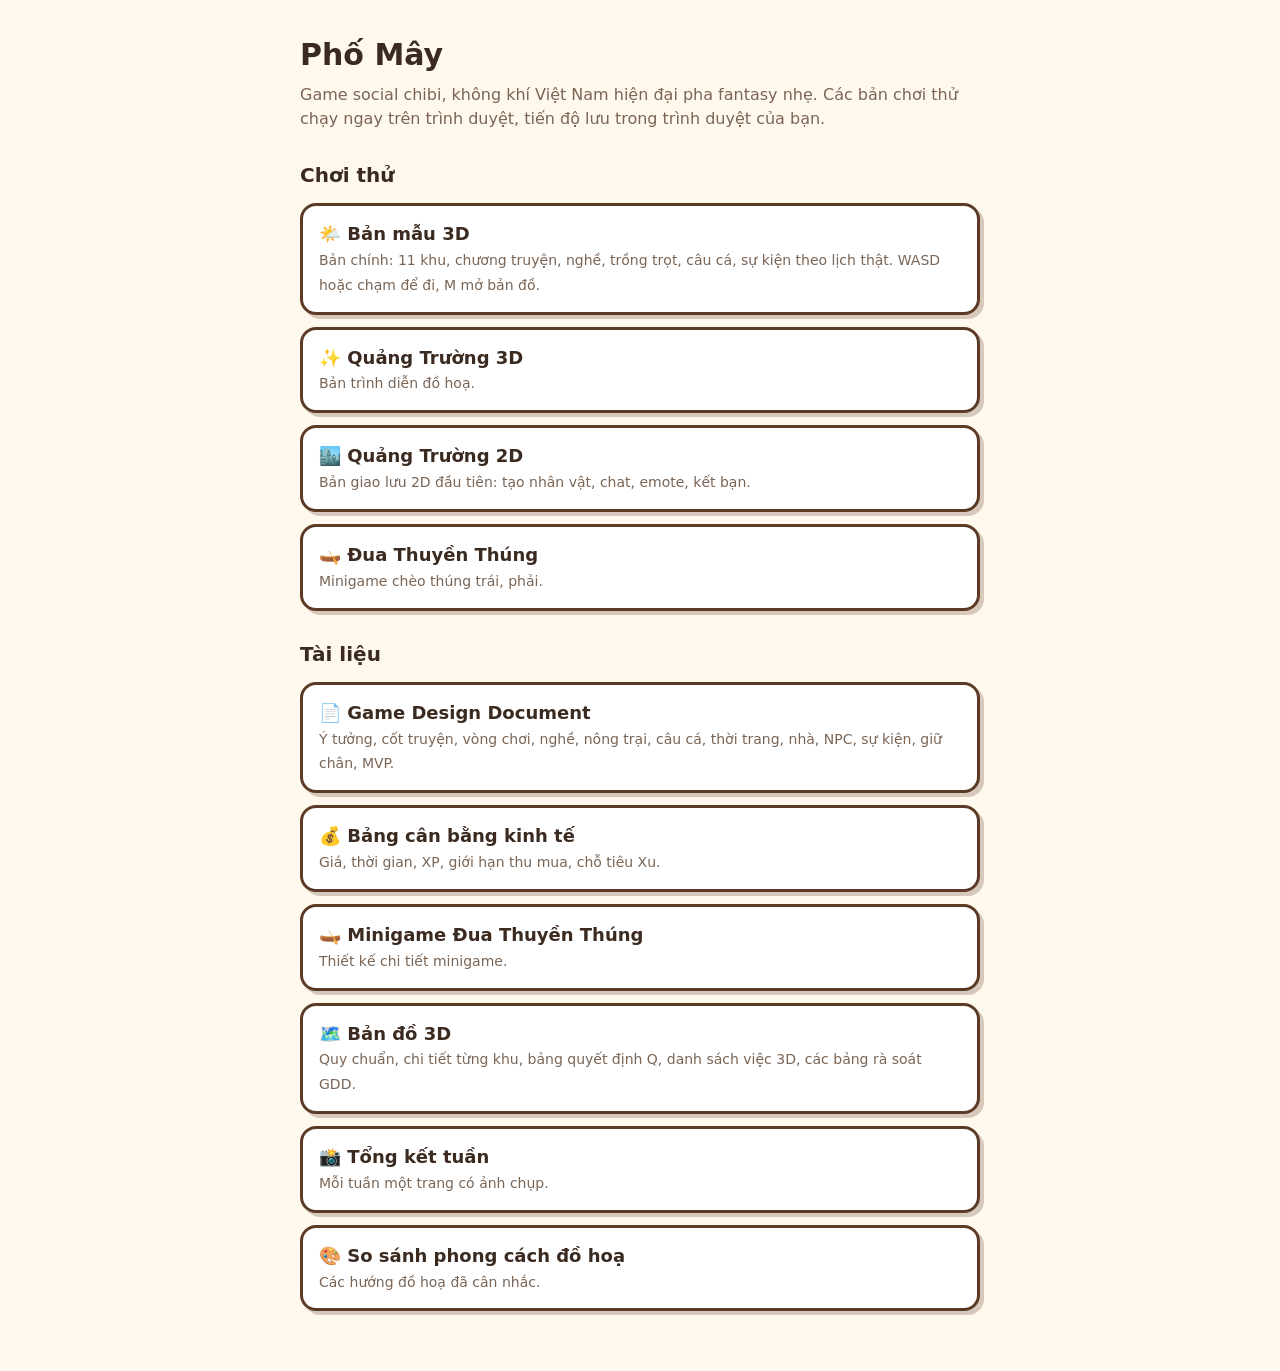
<file: index.html>
<!doctype html>
<html lang="vi">
<head>
<meta charset="utf-8">
<meta name="viewport" content="width=device-width, initial-scale=1">
<title>Phố Mây · Chơi thử</title>
<style>
  :root { --paper: #FFF8EC; --ink: #3B2A20; --soft: #7A6555; --line: #5B3A26; --accent: #E0503F; }
  body { margin: 0; background: var(--paper); color: var(--ink); font: 16px/1.55 system-ui, sans-serif; }
  main { max-width: 680px; margin: 0 auto; padding: 32px 16px 48px; }
  h1 { margin: 0 0 4px; font-size: 30px; }
  p { margin: 0 0 20px; color: var(--soft); }
  a.card { display: block; margin: 0 0 12px; padding: 14px 16px; border: 3px solid var(--line); border-radius: 16px; background: #fff; color: inherit; text-decoration: none; box-shadow: 4px 4px 0 rgba(91, 58, 38, .25); }
  a.card:hover, a.card:focus-visible { border-color: var(--accent); outline: none; }
  a.card b { display: block; font-size: 18px; }
  a.card span { color: var(--soft); font-size: 14px; }
  h2 { margin: 28px 0 12px; font-size: 20px; }
</style>
</head>
<body>
<main>
  <h1>Phố Mây</h1>
  <p>Game social chibi, không khí Việt Nam hiện đại pha fantasy nhẹ. Các bản chơi thử chạy ngay trên trình duyệt, tiến độ lưu trong trình duyệt của bạn.</p>
  <h2>Chơi thử</h2>
  <a class="card" href="mau-3d.html"><b>🌤️ Bản mẫu 3D</b><span>Bản chính: 11 khu, chương truyện, nghề, trồng trọt, câu cá, sự kiện theo lịch thật. WASD hoặc chạm để đi, M mở bản đồ.</span></a>
  <a class="card" href="quang-truong-3d.html"><b>✨ Quảng Trường 3D</b><span>Bản trình diễn đồ hoạ.</span></a>
  <a class="card" href="quang-truong.html"><b>🏙️ Quảng Trường 2D</b><span>Bản giao lưu 2D đầu tiên: tạo nhân vật, chat, emote, kết bạn.</span></a>
  <a class="card" href="dua-thuyen-thung.html"><b>🛶 Đua Thuyền Thúng</b><span>Minigame chèo thúng trái, phải.</span></a>
  <h2>Tài liệu</h2>
  <a class="card" href="docs/md.html?f=GDD-Pho-May.md"><b>📄 Game Design Document</b><span>Ý tưởng, cốt truyện, vòng chơi, nghề, nông trại, câu cá, thời trang, nhà, NPC, sự kiện, giữ chân, MVP.</span></a>
  <a class="card" href="docs/md.html?f=Kinh-te-Can-bang.md"><b>💰 Bảng cân bằng kinh tế</b><span>Giá, thời gian, XP, giới hạn thu mua, chỗ tiêu Xu.</span></a>
  <a class="card" href="docs/md.html?f=Minigame-Dua-Thuyen-Thung.md"><b>🛶 Minigame Đua Thuyền Thúng</b><span>Thiết kế chi tiết minigame.</span></a>
  <a class="card" href="docs/ban-do-3d.html"><b>🗺️ Bản đồ 3D</b><span>Quy chuẩn, chi tiết từng khu, bảng quyết định Q, danh sách việc 3D, các bảng rà soát GDD.</span></a>
  <a class="card" href="docs/tong-ket/"><b>📸 Tổng kết tuần</b><span>Mỗi tuần một trang có ảnh chụp.</span></a>
  <a class="card" href="docs/phong-cach-do-hoa.html"><b>🎨 So sánh phong cách đồ hoạ</b><span>Các hướng đồ hoạ đã cân nhắc.</span></a>
</main>
</body>
</html>
</file>
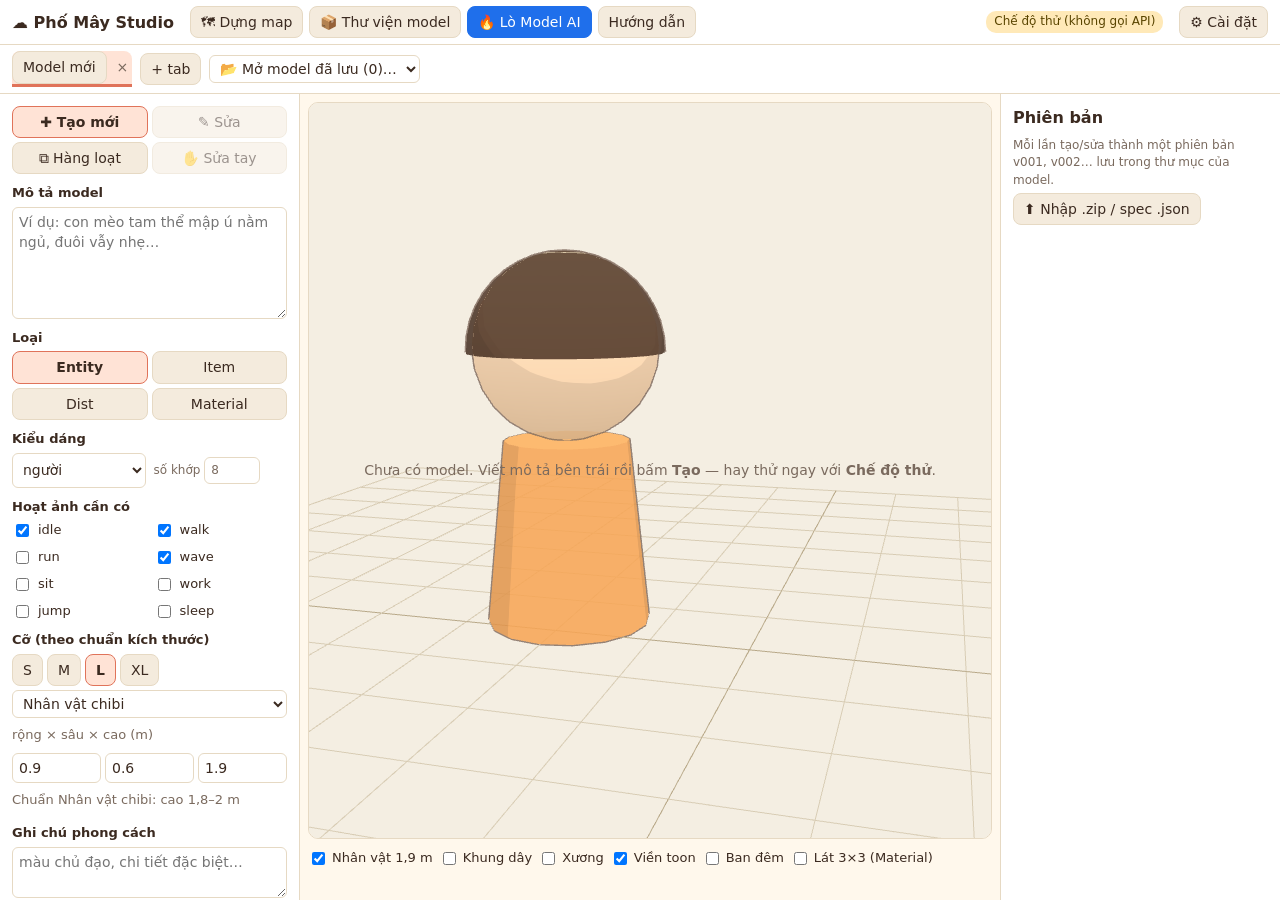
<file: mo-hinh/index.html>
<!doctype html>
<html lang="vi"><head><meta charset="utf-8"><meta name="viewport" content="width=device-width, initial-scale=1">
<title>Lò Model AI → Phố Mây Studio</title>
<meta http-equiv="refresh" content="0; url=../studio/#lo-ai">
<script>location.replace('../studio/' + location.search + '#lo-ai' + (location.hash.length > 1 ? '/' + location.hash.slice(1) : ''));</script>
</head><body style="font:16px system-ui;background:#FFF8EC;color:#3B2A20;padding:24px">Lò Model AI đã gộp vào <a href="../studio/#lo-ai">Phố Mây Studio → Lò Model AI</a>.</body></html>
</file>
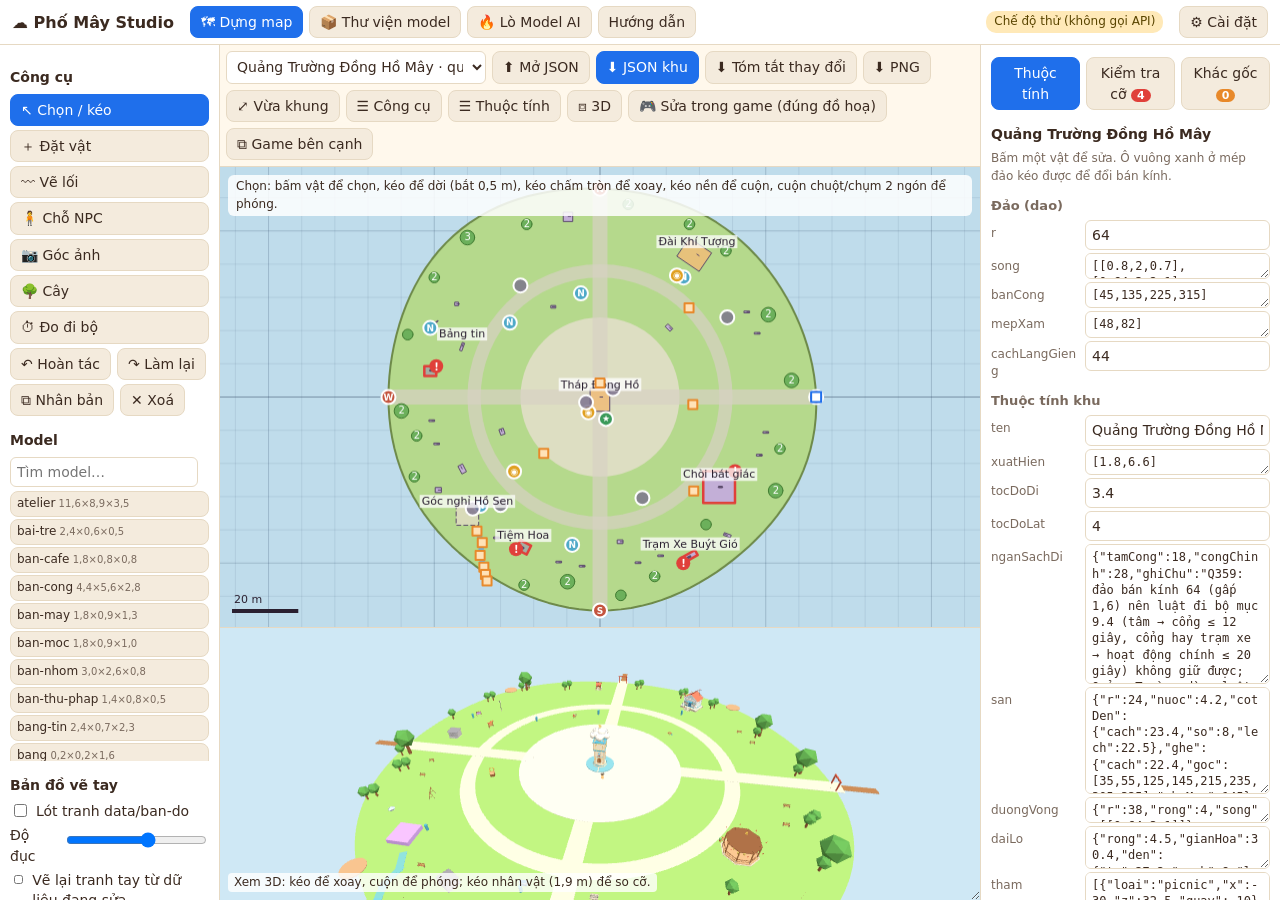
<file: studio/index.html>
<!doctype html>
<html lang="vi">
<head>
<meta charset="utf-8">
<meta name="viewport" content="width=device-width, initial-scale=1">
<title>Phố Mây Studio</title>
<link rel="stylesheet" href="studio.css">
</head>
<body>
<header class="dau">
  <b class="logo">☁ Phố Mây Studio</b>
  <nav class="che-do-chinh" aria-label="Chế độ">
    <button data-tab="map" class="chon" title="Dựng map (Alt+1)">🗺 Dựng map</button>
    <button data-tab="thu-vien" title="Thư viện model (Alt+2)">📦 Thư viện model</button>
    <button data-tab="lo-ai" title="Lò Model AI: sinh model 3D bằng Claude (Alt+3)">🔥 Lò Model AI</button>
    <button data-tab="huong-dan" title="Hướng dẫn (Alt+4)">Hướng dẫn</button>
  </nav>
  <span class="gian"></span>
  <span id="che-do" class="the-nho"></span>
  <button id="nut-cai" title="Cài đặt API key, model, effort, Chế độ thử, thư mục làm việc">⚙ Cài đặt</button>
</header>
<main>
  <div id="map" class="trang map"></div>
  <div id="thu-vien" class="trang thu-vien" hidden></div>
  <div id="lo-ai" class="trang lo-ai" hidden>
    <div class="lo-dau">
      <nav id="tabs" class="lo-tabs"></nav>
      <button id="them-tab" title="Mở thêm một model (chạy song song)">+ tab</button>
      <select id="mo-model" title="Mở model đã lưu"><option value="">📂 Mở model đã lưu…</option></select>
    </div>
    <div class="khung">
      <aside id="trai" class="lo-trai"></aside>
      <section class="lo-giua">
        <div class="cv-boc"><canvas id="cv"></canvas><div id="trong" class="trong"><div>Chưa có model. Viết mô tả bên trái rồi bấm <b>Tạo</b> — hay thử ngay với <b>Chế độ thử</b>.</div></div></div>
        <div class="thanh-xem" id="bat"></div>
        <div class="thanh-xem" id="hoat-anh"></div>
        <div id="dong-thoi-gian" class="dong-thoi-gian" hidden></div>
        <div id="co" class="co"></div>
        <div id="tien-do" class="tien-do" hidden></div>
        <div id="phuong-an" class="phuong-an" hidden></div>
      </section>
      <aside id="phai" class="lo-phai"></aside>
    </div>
  </div>
  <div id="huong-dan" class="trang huong-dan" hidden>
    <article>
      <h2>Phố Mây Studio là gì</h2>
      <p>Công cụ trên trình duyệt để sửa bản đồ khu, xem model và sinh model 3D bằng Claude cho game Phố Mây — ba chế độ trong một trang: <b>Dựng map</b> (Alt+1, <code>#map</code>), <b>Thư viện model</b> (Alt+2, <code>#thu-vien</code>), <b>Lò Model AI</b> (Alt+3, <code>#lo-ai</code>). Không cần cài gì. Mọi thay đổi chỉ nằm trong trình duyệt của bạn (tự lưu nháp theo từng khu); muốn đưa vào game thì <b>tải tệp xuống và gửi cho Claude</b> để ghép.</p>
      <h3>Dựng map</h3>
      <ul>
        <li>Chọn khu ở ô trên cùng (khu trong nhà có 🏠). Kéo nền để cuộn, cuộn chuột hay chụm hai ngón để phóng.</li>
        <li><b>↖ Chọn</b>: bấm vật để sửa thuộc tính ở cột phải, kéo để dời (bắt lưới 0,5 m, phím mũi tên dời 0,5 m), kéo chấm tròn xanh để xoay (bước 15°, giữ Shift để xoay tự do).</li>
        <li><b>＋ Đặt vật</b>: chọn model ở cột trái rồi bấm lên bản đồ. <b>〰 Vẽ lối</b>: bấm từng điểm, bấm đúp hay Enter để xong. Chọn một lối để kéo đỉnh, bấm lên đoạn để chèn đỉnh, Alt+bấm để xoá đỉnh.</li>
        <li>Ô vuông xanh ở mép đảo: kéo để đổi bán kính (hay bán trục với đảo bầu dục). Cổng kéo trượt theo mép đảo.</li>
        <li>Ctrl+Z / Ctrl+Y hoàn tác, Ctrl+D nhân bản, Delete xoá.</li>
        <li><b>⬇ JSON khu</b> tải tệp <code>&lt;khu&gt;.json</code> cùng dạng <code>data/khu</code>; <b>⬇ Tóm tắt thay đổi</b> tải danh sách thay đổi để gửi kèm; <b>⬇ PNG</b> lưu ảnh bản đồ đang xem.</li>
      </ul>
      <h3>Kiểm tra cỡ</h3>
      <p>Cột phải, thẻ “Kiểm tra cỡ”: vật và lối lệch chuẩn cỡ (CLAUDE.md) có dấu đỏ; thời gian đi bộ từ mỗi cổng tới các điểm chính; khoảng cách giữa các điểm đáng xem (chuẩn 17–27 m). Công cụ <b>⏱ Đo đi bộ</b> đo hai điểm bất kỳ dọc lối.</p>
      <h3>Thư viện model</h3>
      <p>Mọi model <code>assets/model/vat</code>, model AI đã nhập (<code>assets/model/ai</code>) và model AI đang có trong Lò AI của trình duyệt này (nhãn <b>AI · loại</b>, tự cập nhật khi Lò lưu phiên bản mới): bấm để xem 3D, đọc cỡ rộng × sâu × cao, so với nhân vật 1,9 m. <b>✎ Sửa bằng AI</b> mở model trong Lò AI (lần chạy sau thành phiên bản mới; model game thì mở tab mới điền sẵn mô tả và cỡ). <b>📍 Đặt vào map</b> chuyển sang Dựng map với model đó làm công cụ đặt vật; vật dùng model AI được ghi trong JSON khu kèm <code>"ai": "assets/model/ai/&lt;ten&gt;/"</code> — gửi kèm tệp <b>⬇ thư mục .zip</b> của model. Bảng màu <code>art/bang-mau.json</code>: đổi màu xem ngay trên model, tải bảng màu mới về.</p>
      <h3>Lò Model AI</h3>
      <p>Viết mô tả, chọn loại (Entity/Item/Dist/Material) và cỡ theo chuẩn rồi bấm <b>Tạo</b>: Claude trả spec JSON, trang dựng model và lưu thành phiên bản <code>vNNN.json</code> + <code>&lt;ten&gt;.glb</code> trong kho trình duyệt (OPFS, dự phòng IndexedDB; có thể soi gương sang một thư mục thật ở ⚙). Nhiều tab chạy song song, đồng bộ giữa các tab trình duyệt. Không có API key thì chạy <b>Chế độ thử</b> với spec mẫu (miễn phí).</p>
    </article>
  </div>
</main>
<dialog id="cai-dat">
  <form method="dialog" class="cai">
    <h2>Cài đặt</h2>
    <label>Nhà cung cấp<select name="nhaCC"><option value="anthropic">Anthropic (Claude)</option><option value="openai">OpenAI-compatible (OpenAI, OpenRouter, LM Studio, Ollama, vLLM…)</option></select></label>
    <div class="nhom-openai cai" hidden>
      <label>Base URL<input name="oaBase" placeholder="https://api.openai.com/v1 · http://localhost:1234/v1"></label>
      <div class="hai"><label>API key (bỏ trống nếu máy cục bộ)<input type="password" name="oaKey" autocomplete="off"></label><label>Tên model<input name="oaModel" placeholder="gpt-5 · qwen3-coder…"></label></div>
      <label>Header thêm (JSON, tuỳ chọn)<textarea name="oaHeaders" rows="2" placeholder='{"HTTP-Referer": "https://ntruong2.github.io"}'></textarea></label>
      <div class="hai"><label>Temperature (trống = mặc định)<input name="oaNhiet" type="number" step="0.1" min="0" max="2"></label><label>max_tokens<input name="oaMaxTok" type="number" min="256" step="256"></label></div>
      <label class="chk"><input type="checkbox" name="oaVision"> Model hỗ trợ ảnh (vision): gửi ảnh tham khảo / ảnh tự soát dạng <code>image_url</code> data URI.</label>
      <div class="hai"><label>Giá vào USD / 1 triệu token (tuỳ chọn)<input name="oaGiaVao" type="number" step="0.01" min="0"></label><label>Giá ra USD / 1 triệu token<input name="oaGiaRa" type="number" step="0.01" min="0"></label></div>
      <p class="nho">Gọi <code>POST {Base URL}/chat/completions</code> thẳng từ trình duyệt (stream). Máy chủ phải cho phép CORS. Thử JSON schema, không được thì JSON object, rồi tách JSON từ chữ. Khoá chỉ gửi tới Base URL này.</p>
    </div>
    <div class="nhom-anthropic cai">
    <label>Anthropic API key của bạn<input type="password" name="key" autocomplete="off" placeholder="sk-ant-…"></label>
    <p class="canh">⚠ Khoá chỉ lưu trong <b>localStorage của trình duyệt này</b> và chỉ gửi thẳng tới <code>api.anthropic.com</code>; không có máy chủ trung gian, không đưa vào mã nguồn. Trang gọi API từ trình duyệt bằng tuỳ chọn <code>dangerouslyAllowBrowser</code> của SDK: bất kỳ mã nào chạy trên trang này (tiện ích trình duyệt, ai dùng chung máy) đều có thể đọc khoá. Chỉ dùng trên máy riêng, nên tạo khoá riêng có hạn mức chi tiêu thấp ở console.anthropic.com và xoá khoá khi xong.</p>
    <div class="hai">
      <label>Model<select name="model"></select></label>
      <label>Effort<select name="effort"></select></label>
    </div>
    <label class="chk"><input type="checkbox" name="fallback"> Fallback phía máy chủ (<code>fallbacks: "default"</code>): nếu bị bộ lọc an toàn từ chối, Anthropic tự chạy lại bằng model dự phòng và báo cho bạn.</label>
    <p class="nho">Ước tính chi phí Opus 5.5 ($4 / $20 mỗi triệu token vào / ra): lời nhắc hệ thống ~9k token (được cache, lần sau rẻ ~10×), mỗi lần tạo ~8–30k token ra (gồm phần suy nghĩ) ≈ <b>0,2–0,7 USD</b>; effort cao hơn thì đắt và chậm hơn.</p>
    </div>
    <label class="chk"><input type="checkbox" name="structured"> Structured output (JSON schema). Tắt nếu máy chủ báo schema quá phức tạp.</label>
    <label class="chk"><input type="checkbox" name="thu"> Chế độ thử: không gọi API, dùng spec mẫu có sẵn (miễn phí).</label>
    <h3>Thư mục làm việc</h3>
    <p class="nho">Model AI lưu trong kho riêng của trình duyệt (<span id="kieu-kho"></span>). Trên Chrome/Edge có thể soi gương sang một thư mục thật trên máy.</p>
    <div class="hang"><button type="button" id="chon-tm">Chọn thư mục làm việc</button><button type="button" id="bo-tm">Bỏ thư mục</button><span id="ten-tm" class="nho"></span></div>
    <div class="hang cuoi"><button type="button" id="xoa-key">Xoá khoá</button><span class="gian"></span><button value="ok" class="chinh">Lưu</button></div>
  </form>
</dialog>
<div id="cho" class="cho">Đang tải dữ liệu…</div>
<script type="module" src="app.js"></script>
</body>
</html>
</file>
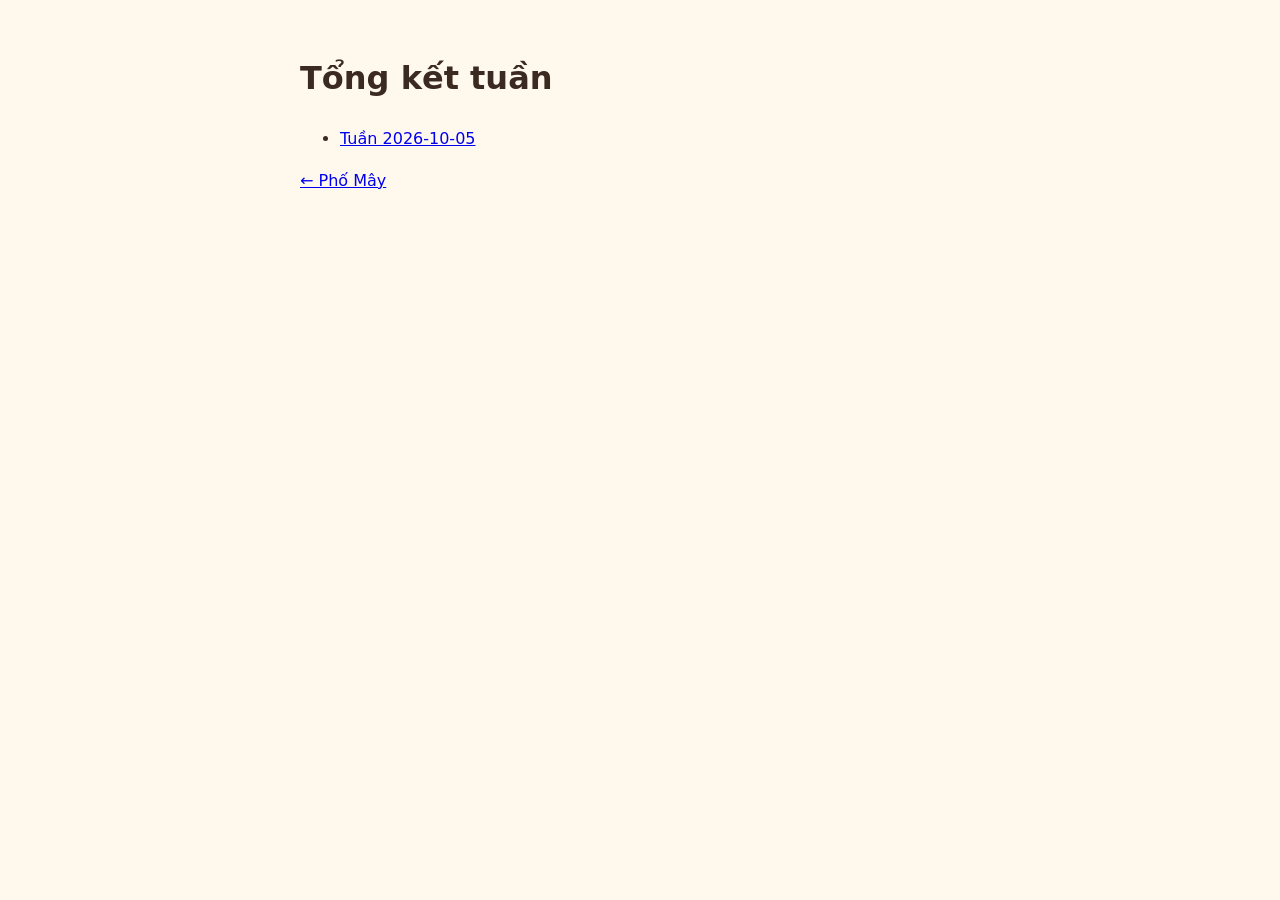
<file: docs/tong-ket/index.html>
<!doctype html><meta charset="utf-8"><meta name="viewport" content="width=device-width, initial-scale=1"><title>Tổng kết tuần · Phố Mây</title>
<body style="margin:0;background:#FFF8EC;color:#3B2A20;font:16px/1.6 system-ui,sans-serif"><main style="max-width:680px;margin:0 auto;padding:32px 16px"><h1>Tổng kết tuần</h1><ul>
<li><a href="tuan-2026-10-05.html">Tuần 2026-10-05</a></li>
</ul><p><a href="../../">← Phố Mây</a></p></main></body>
</file>
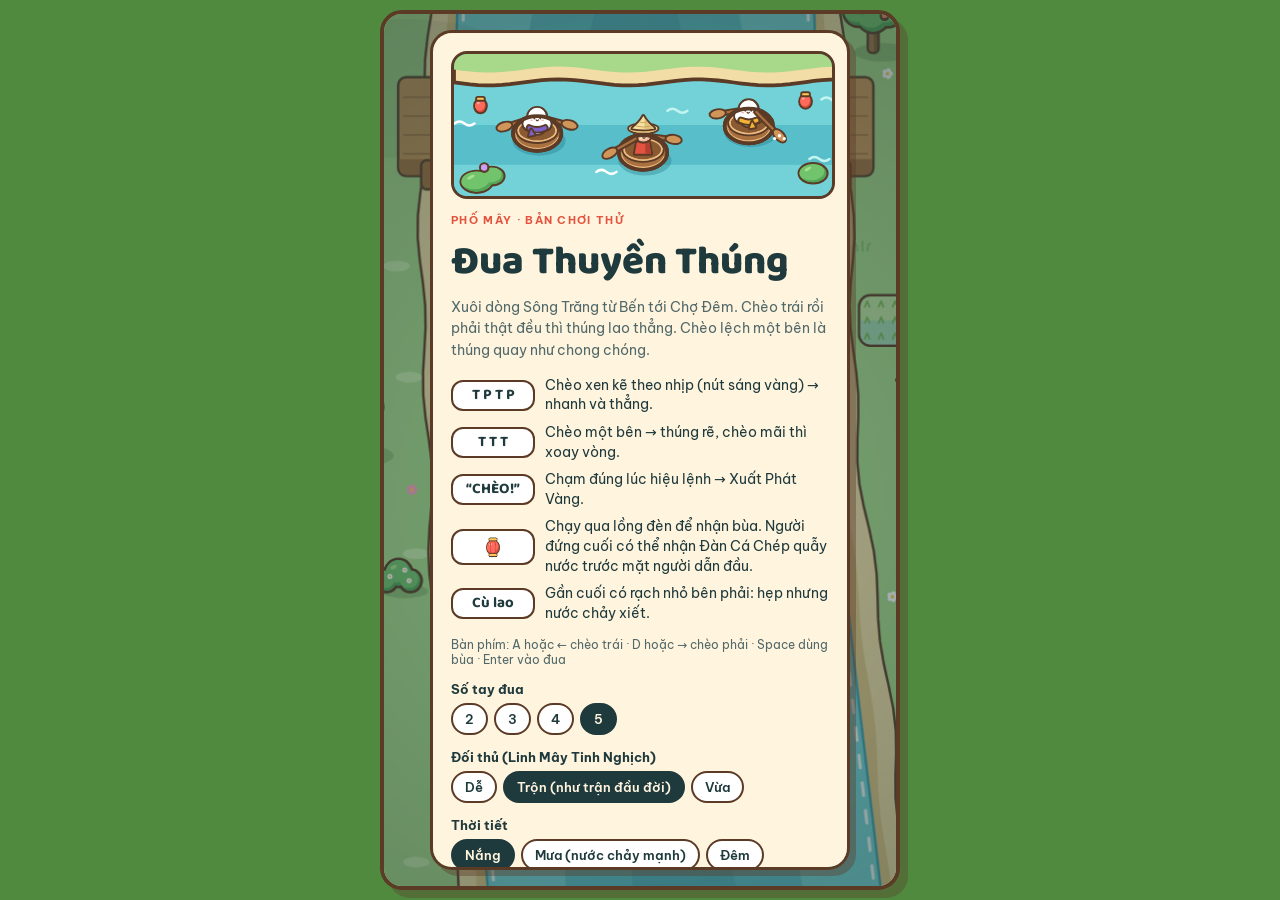
<file: dua-thuyen-thung.html>
<!doctype html><meta charset="utf-8"><meta name="viewport" content="width=device-width, initial-scale=1">
<title>Đua Thuyền Thúng</title>
<link rel="preconnect" href="https://fonts.googleapis.com">
<link rel="preconnect" href="https://fonts.gstatic.com" crossorigin>
<link rel="stylesheet" href="https://fonts.googleapis.com/css2?family=Baloo+2:wght@600;800&family=Be+Vietnam+Pro:wght@400;500;700&display=swap">
<style>
  /* Một thế giới hình ảnh duy nhất (chibi vẽ tay, sông ban ngày) — cố ý không có chế độ tối riêng. */
  :root {
    color-scheme: light;
    --grass: #8CC66B;
    --grass-deep: #4F8A3F;
    --water: #47B3C1;
    --water-deep: #2E8C9E;
    --foam: #E9FBF8;
    --sand: #E9CF93;
    --lantern: #E4533F;
    --gold: #F2B233;
    --woven: #C98C4E;
    --woven-dark: #8E5A2B;
    --ink: #1F3A3D;
    --line: #5B3A26;
    --ink-soft: #52696A;
    --paper: #FFF4DE;
    --paper-edge: #EAD6AE;
    --display: "Baloo 2", "Trebuchet MS", system-ui, sans-serif;
    --body: "Be Vietnam Pro", system-ui, -apple-system, "Segoe UI", Roboto, sans-serif;
  }
  [hidden] { display: none !important; }
  html, body { height: 100%; }
  body {
    margin: 0;
    background: var(--grass-deep);
    color: var(--ink);
    font-family: var(--body);
    font-size: 14px;
    overflow: hidden;
  }
  /* nhúng trong Phố Mây: khung ngoài của quảng trường đã có viền */
  .embed .stage { padding: 0; }
  .embed .game { border: 0; border-radius: 0; box-shadow: none; }
  .stage {
    box-sizing: border-box;
    height: 100%;
    padding-inline: 16px;
    padding-block: 10px;
    display: flex;
    justify-content: center;
  }
  .game {
    position: relative;
    box-sizing: border-box;
    width: 100%;
    max-width: 520px;
    height: 100%;
    border: 4px solid var(--line);
    border-radius: 22px;
    overflow: hidden;
    background: var(--grass);
    box-shadow: 8px 8px 0 rgba(91, 58, 38, .35);
    touch-action: none;
    user-select: none;
    -webkit-user-select: none;
    -webkit-tap-highlight-color: transparent;
  }
  canvas { display: block; width: 100%; height: 100%; }
  .hero { display: block; width: 100%; height: auto; aspect-ratio: 160 / 60; border: 3px solid var(--line); border-radius: 16px; background: var(--water); }

  /* ---------- HUD ---------- */
  .hud {
    position: absolute;
    inset: 0 0 auto 0;
    padding: 10px 12px;
    display: flex;
    flex-direction: column;
    gap: 8px;
    pointer-events: none;
  }
  .hud-row { display: flex; align-items: center; gap: 8px; }
  .emo-row { display: flex; gap: 6px; margin-top: 6px; pointer-events: auto; }
  .emo-row button { border: 2px solid var(--line, #5B3A26); background: #FFF4DE; border-radius: 999px; font-size: 18px; width: 38px; height: 34px; cursor: pointer; }
  .mp-row { display: flex; flex-wrap: wrap; gap: 8px; }
  .chip {
    background: rgba(255, 244, 222, .94);
    color: var(--ink);
    border: 2px solid var(--line);
    border-radius: 999px;
    padding: 1px 10px;
    font-family: var(--display);
    font-weight: 800;
    font-size: 18px;
    line-height: 1.5;
    box-shadow: 3px 3px 0 rgba(91, 58, 38, .35);
    font-variant-numeric: tabular-nums;
    white-space: nowrap;
  }
  .chip small { font-size: 13px; color: var(--ink-soft); font-weight: 600; }
  .spacer { flex: 1; }
  .exit {
    pointer-events: auto;
    border: 2px solid var(--paper);
    border-radius: 999px;
    padding: 5px 10px;
    background: rgba(31, 58, 61, .7);
    color: var(--paper);
    font: 600 13px var(--body);
    cursor: pointer;
  }
  .exit:focus-visible, .pad:focus-visible, .btn:focus-visible, .seg input:focus-visible + span {
    outline: 3px solid var(--gold);
    outline-offset: 2px;
  }
  .progress {
    position: relative;
    height: 10px;
    background: rgba(255, 244, 222, .7);
    border: 2px solid var(--line);
    border-radius: 999px;
    margin-inline: 6px;
  }
  .progress .finish {
    position: absolute; right: -6px; top: 50%;
    width: 14px; height: 14px; transform: translateY(-50%);
    border-radius: 999px; background: var(--lantern); border: 2px solid var(--paper);
  }
  .progress .dot {
    position: absolute; top: 50%;
    width: 12px; height: 12px; border-radius: 50%;
    transform: translate(-50%, -50%);
    border: 2px solid var(--line);
  }
  .progress .dot.me { width: 16px; height: 16px; outline: 2px solid var(--paper); z-index: 2; }

  .toast {
    position: absolute;
    left: 50%; top: 92px;
    transform: translateX(-50%);
    padding: 5px 14px;
    border: 2px solid var(--paper);
    border-radius: 999px;
    background: var(--ink);
    color: var(--paper);
    font-family: var(--display);
    font-weight: 800;
    font-size: 18px;
    white-space: nowrap;
    pointer-events: none;
    transition: opacity .2s, transform .2s;
  }
  .toast.off { opacity: 0; transform: translate(-50%, -8px); }

  .count {
    position: absolute; inset: 0;
    display: flex; align-items: center; justify-content: center;
    font-family: var(--display);
    font-weight: 800;
    font-size: clamp(64px, 22vw, 120px);
    color: var(--paper);
    text-shadow: 0 5px 0 var(--woven-dark), 0 0 24px rgba(0, 0, 0, .25);
    pointer-events: none;
  }

  /* ---------- Nút chèo ---------- */
  .controls {
    position: absolute;
    inset: auto 0 0 0;
    padding: 12px;
    display: grid;
    grid-template-columns: 1fr auto 1fr;
    gap: 10px;
    align-items: end;
  }
  .controls.one-hand { grid-template-columns: 1fr auto; }
  .pad {
    height: 92px;
    border: 3px solid var(--line);
    border-radius: 18px;
    background: rgba(255, 244, 222, .94);
    color: var(--ink);
    font-family: var(--display);
    font-size: 22px;
    font-weight: 800;
    box-shadow: 0 6px 0 var(--line);
    touch-action: none;
    cursor: pointer;
    transition: transform .05s, box-shadow .05s, background .15s;
  }
  .pad .k { display: block; font: 500 11px var(--body); color: var(--ink-soft); }
  .pad.active { transform: translateY(5px); box-shadow: 0 1px 0 var(--line); background: #fff; }
  .pad.beat { background: #FFE39A; box-shadow: 0 6px 0 var(--line), 0 0 0 4px var(--gold); }
  .item-btn {
    width: 74px; height: 74px;
    margin-bottom: 9px;
    border-radius: 50%;
    border: 3px solid var(--line);
    box-shadow: 0 5px 0 var(--line), inset 0 0 0 2px var(--paper);
    background: rgba(31, 58, 61, .75);
    color: var(--paper);
    font: 800 30px var(--display);
    line-height: 1;
    cursor: pointer;
    touch-action: none;
    display: flex; flex-direction: column; align-items: center; justify-content: center; gap: 2px;
  }
  .item-btn .k { font: 500 10px var(--body); }
  .item-btn img, .tips img { display: block; width: 34px; height: 34px; margin-inline: auto; }
  .tips img { width: 26px; height: 26px; }
  .item-btn.has { background: var(--lantern); box-shadow: 0 5px 0 var(--line), inset 0 0 0 2px var(--paper), 0 0 0 4px rgba(242, 178, 51, .7); }

  /* ---------- Thẻ menu / kết quả ---------- */
  .overlay {
    position: absolute; inset: 0;
    display: flex; align-items: center; justify-content: center;
    padding: 16px;
    background: rgba(31, 58, 61, .38);
  }
  .card {
    box-sizing: border-box;
    width: 100%; max-width: 420px; max-height: 100%;
    overflow: auto;
    background: var(--paper);
    color: var(--ink);
    border: 3px solid var(--line);
    border-radius: 22px;
    padding: 18px 18px 16px;
    box-shadow: 6px 6px 0 rgba(91, 58, 38, .4);
    display: flex; flex-direction: column; gap: 14px;
  }
  .eyebrow {
    margin: 0;
    font-size: 11px; font-weight: 700;
    letter-spacing: .12em; text-transform: uppercase;
    color: var(--lantern);
  }
  h1, h2 {
    margin: 0;
    font-family: var(--display);
    font-weight: 800;
    line-height: 1.05;
    text-wrap: balance;
  }
  h1 { font-size: 40px; }
  h2 { font-size: 30px; }
  .lede { margin: 0; line-height: 1.55; color: var(--ink-soft); }
  .tips { display: grid; gap: 8px; margin: 0; padding: 0; list-style: none; }
  .tips li { display: grid; grid-template-columns: 84px 1fr; gap: 10px; align-items: center; line-height: 1.4; }
  .tips b { white-space: nowrap; font-family: var(--display); font-size: 15px; text-align: center; background: #fff; border-radius: 12px; padding: 3px 0; border: 2px solid var(--line); }
  .keys { margin: 0; font-size: 12px; color: var(--ink-soft); }
  .field { display: grid; gap: 6px; }
  .field > span { font-weight: 700; font-size: 13px; }
  .seg { display: flex; flex-wrap: wrap; gap: 6px; }
  .seg label { position: relative; }
  .seg input { position: absolute; opacity: 0; inset: 0; margin: 0; cursor: pointer; }
  .seg span {
    display: block;
    padding: 6px 12px;
    border-radius: 999px;
    background: #fff;
    border: 2px solid var(--line);
    font-weight: 600;
    font-size: 13px;
  }
  .seg input:checked + span { background: var(--ink); color: var(--paper); border-color: var(--ink); }
  .checks { display: flex; flex-wrap: wrap; gap: 8px 16px; }
  .checks label { display: flex; align-items: center; gap: 6px; font-weight: 500; cursor: pointer; }
  .checks input { width: 18px; height: 18px; accent-color: var(--lantern); }
  details { border-top: 1px dashed var(--paper-edge); padding-top: 10px; }
  summary { cursor: pointer; font-weight: 700; font-size: 13px; }
  .tuning { display: grid; gap: 10px; margin-top: 10px; }
  .tuning label { display: grid; grid-template-columns: 1fr auto; gap: 2px 8px; font-size: 12px; }
  .tuning label em { font-style: normal; color: var(--ink-soft); }
  .tuning output { font-variant-numeric: tabular-nums; font-weight: 700; }
  .tuning input { grid-column: 1 / -1; width: 100%; accent-color: var(--water-deep); }
  .btn-row { display: flex; gap: 10px; flex-wrap: wrap; }
  .btn {
    flex: 1;
    min-height: 48px;
    border: 3px solid var(--line);
    border-radius: 18px;
    font: 800 20px var(--display);
    cursor: pointer;
    padding: 6px 16px;
  }
  .btn.primary { background: var(--lantern); color: #fff; box-shadow: 0 5px 0 var(--line); text-shadow: 0 2px 0 #A83526; }
  .btn.ghost { background: #fff; color: var(--ink); box-shadow: 0 5px 0 var(--line); }
  .btn.small { flex: 0 0 auto; min-height: 32px; font: 600 12px var(--body); border-width: 2px; box-shadow: 0 3px 0 var(--line); }
  .btn:active { transform: translateY(3px); box-shadow: none; }

  .standings { list-style: none; margin: 0; padding: 0; display: grid; gap: 6px; }
  .standings li {
    display: grid; grid-template-columns: 28px 1fr auto; gap: 8px; align-items: center;
    padding: 6px 12px; border-radius: 14px; background: #fff; border: 2px solid var(--line);
    font-variant-numeric: tabular-nums;
  }
  .standings li.me { background: #FFE9C2; box-shadow: inset 5px 0 0 var(--lantern); }
  .standings .pos { font-family: var(--display); font-weight: 800; font-size: 18px; text-align: center; }
  .standings .who { display: flex; align-items: center; gap: 6px; font-weight: 600; min-width: 0; }
  .standings .who i { width: 10px; height: 10px; border-radius: 50%; flex: none; }
  .standings .bot { font-size: 11px; font-weight: 500; color: var(--ink-soft); }
  .rewards { display: flex; gap: 8px; }
  .rewards div { flex: 1; text-align: center; background: #fff; border-radius: 14px; padding: 8px 4px; border: 2px solid var(--line); box-shadow: 3px 3px 0 rgba(31, 58, 61, .3); }
  .rewards b { display: block; font: 800 22px var(--display); font-variant-numeric: tabular-nums; }
  .rewards span { font-size: 12px; color: var(--ink-soft); }
  .metrics { display: grid; grid-template-columns: 1fr 1fr; gap: 8px; margin: 0; }
  .metrics div { background: rgba(71, 179, 193, .14); border-radius: 14px; padding: 8px 10px; border: 2px dashed rgba(31, 58, 61, .25); }
  .metrics dt { font-size: 11px; color: var(--ink-soft); }
  .metrics dd { margin: 0; font: 800 20px var(--display); font-variant-numeric: tabular-nums; }
  .metrics dd small { font: 500 11px var(--body); color: var(--ink-soft); display: block; }
  .ok { color: #2E7D46; }
  .warn { color: #B4541F; }

  .coach {
    position: absolute;
    left: 50%; bottom: 132px;
    transform: translateX(-50%);
    box-sizing: border-box;
    width: max-content; max-width: calc(100% - 32px);
    padding: 9px 14px;
    border: 3px solid var(--line);
    border-radius: 18px;
    background: var(--paper);
    color: var(--ink);
    line-height: 1.35;
    text-align: center;
    box-shadow: 4px 4px 0 rgba(91, 58, 38, .35);
    pointer-events: none;
  }
  .coach b { display: block; font: 800 19px var(--display); }
  .coach span { font-size: 13px; color: var(--ink-soft); }
  .coach::after {
    content: ""; position: absolute; bottom: -10px; left: var(--arrow, 50%);
    width: 14px; height: 14px; background: var(--paper);
    border-right: 3px solid var(--line); border-bottom: 3px solid var(--line);
    transform: translateX(-50%) rotate(45deg);
  }
  .pad.hint, .item-btn.hint { animation: hintPulse 1s infinite; }
  @keyframes hintPulse {
    50% { box-shadow: 0 6px 0 var(--line), 0 0 0 7px rgba(228, 83, 63, .6); }
  }
  .best { margin: 0; font-size: 13px; color: var(--ink-soft); font-variant-numeric: tabular-nums; }
  .best strong { color: var(--ink); }
  .best.new strong { color: var(--lantern); }

  @media (prefers-reduced-motion: reduce) {
    .toast, .pad { transition: none; }
    .pad.hint, .item-btn.hint { animation: none; box-shadow: 0 6px 0 var(--line), 0 0 0 4px var(--lantern); }
  }
</style>

<div class="stage">
  <div class="game" id="game">
    <canvas id="cv" aria-label="Đường đua thuyền thúng trên sông"></canvas>

    <div class="hud" id="hud" hidden>
      <div class="hud-row">
        <span class="chip" id="rank">1<small>/5</small></span>
        <span class="chip" id="timer">0:00</span>
        <span class="spacer"></span>
        <button class="exit" id="exitBtn" type="button">Thoát</button>
      </div>
      <div class="progress" id="progress"><span class="finish" title="Đích"></span></div>
      <div class="emo-row" id="emoRow" hidden><button type="button" data-emo="😂" aria-label="Cười">😂</button><button type="button" data-emo="😱" aria-label="Hết hồn">😱</button><button type="button" data-emo="👋" aria-label="Chào">👋</button><button type="button" data-emo="😤" aria-label="Quyết tâm">😤</button></div>
    </div>

    <div class="toast off" id="toast" role="status" aria-live="polite"></div>
    <div class="coach" id="coach" hidden><b id="coachTitle"></b><span id="coachText"></span></div>
    <div class="count" id="count" hidden></div>

    <div class="controls" id="controls" hidden>
      <button class="pad" id="padL" type="button">⟲ Trái<span class="k">A / ←</span></button>
      <button class="item-btn" id="itemBtn" type="button" aria-label="Dùng bùa"><span id="itemIcon">·</span><span class="k" id="itemName">Bùa</span></button>
      <button class="pad" id="padR" type="button">Phải ⟳<span class="k">D / →</span></button>
      <button class="pad" id="padOne" type="button" hidden>Chèo!<span class="k">Phím bất kỳ ← → A D</span></button>
    </div>

    <!-- MENU -->
    <div class="overlay" id="menu">
      <form class="card" id="menuForm">
        <canvas class="hero" id="hero" width="160" height="60" aria-hidden="true"></canvas>
        <p class="eyebrow">Phố Mây · bản chơi thử</p>
        <h1>Đua Thuyền Thúng</h1>
        <p class="lede">Xuôi dòng Sông Trăng từ Bến tới Chợ Đêm. Chèo trái rồi phải thật đều thì thúng lao thẳng. Chèo lệch một bên là thúng quay như chong chóng.</p>
        <ul class="tips">
          <li><b>T P T P</b><span>Chèo xen kẽ theo nhịp (nút sáng vàng) → nhanh và thẳng.</span></li>
          <li><b>T T T</b><span>Chèo một bên → thúng rẽ, chèo mãi thì xoay vòng.</span></li>
          <li><b>“CHÈO!”</b><span>Chạm đúng lúc hiệu lệnh → Xuất Phát Vàng.</span></li>
          <li><b id="tipLantern">🏮</b><span>Chạy qua lồng đèn để nhận bùa. Người đứng cuối có thể nhận Đàn Cá Chép quẫy nước trước mặt người dẫn đầu.</span></li>
          <li><b>Cù lao</b><span>Gần cuối có rạch nhỏ bên phải: hẹp nhưng nước chảy xiết.</span></li>
        </ul>
        <p class="keys">Bàn phím: A hoặc ← chèo trái · D hoặc → chèo phải · Space dùng bùa · Enter vào đua</p>

        <div class="field">
          <span>Số tay đua</span>
          <div class="seg" role="radiogroup" aria-label="Số tay đua">
            <label><input type="radio" name="n" id="n2" value="2"><span>2</span></label>
            <label><input type="radio" name="n" id="n3" value="3"><span>3</span></label>
            <label><input type="radio" name="n" id="n4" value="4"><span>4</span></label>
            <label><input type="radio" name="n" id="n5" value="5" checked><span>5</span></label>
          </div>
        </div>
        <div class="field">
          <span>Đối thủ (Linh Mây Tinh Nghịch)</span>
          <div class="seg" role="radiogroup" aria-label="Đối thủ">
            <label><input type="radio" name="bot" id="botDe" value="de"><span>Dễ</span></label>
            <label><input type="radio" name="bot" id="botTron" value="tron" checked><span>Trộn (như trận đầu đời)</span></label>
            <label><input type="radio" name="bot" id="botVua" value="vua"><span>Vừa</span></label>
          </div>
        </div>
        <div class="field">
          <span>Thời tiết</span>
          <div class="seg" role="radiogroup" aria-label="Thời tiết">
            <label><input type="radio" name="weather" id="wNang" value="nang" checked><span>Nắng</span></label>
            <label><input type="radio" name="weather" id="wMua" value="mua"><span>Mưa (nước chảy mạnh)</span></label>
            <label><input type="radio" name="weather" id="wDem" value="dem"><span>Đêm</span></label>
          </div>
        </div>
        <div class="checks">
          <label><input type="checkbox" id="oneHand"> Chế độ một tay</label>
          <label><input type="checkbox" id="sound" checked> Âm thanh</label>
          <label><input type="checkbox" id="tut" checked> Hướng dẫn nhanh</label>
          <label><input type="checkbox" id="ghost" checked> Thúng bóng mờ kỷ lục</label>
        </div>

        <details id="tuneBox">
          <summary>Thông số vật lý (cho designer)</summary>
          <div class="tuning" id="tuning"></div>
          <div class="btn-row" style="margin-top:10px">
            <button class="btn ghost small" type="button" id="resetTune">Khôi phục mặc định theo tài liệu</button>
          </div>
        </details>

        <p class="best" id="bestLine"></p>
        <div class="btn-row">
          <button class="btn primary" type="submit" id="startBtn">Vào đua</button>
        </div>
      </form>
    </div>

    <!-- KẾT QUẢ -->
    <div class="overlay" id="results" hidden>
      <div class="card">
        <p class="eyebrow" id="resEyebrow">Kết quả</p>
        <h2 id="resTitle">Về nhì!</h2>
        <p class="best" id="resBest"></p>
        <ol class="standings" id="standings"></ol>
        <div class="rewards" id="rewards"></div>
        <div>
          <p class="eyebrow" style="color:var(--water-deep)">Số liệu playtest</p>
        </div>
        <dl class="metrics" id="metrics"></dl>
        <div class="btn-row">
          <button class="btn primary" type="button" id="againBtn">Đua lại</button>
          <button class="btn ghost" type="button" id="menuBtn">Đổi cài đặt</button>
        </div>
        <div class="mp-row" id="mpRow" hidden></div>
      </div>
    </div>
  </div>
</div>

<script>
(() => {
  'use strict';
  const $ = (s) => document.querySelector(s);
  const canvas = $('#cv');
  const ctx = canvas.getContext('2d');
  const gameEl = $('#game');
  const reduceMotion = window.matchMedia('(prefers-reduced-motion: reduce)').matches;
  const EMBED = /[?&]embed=1\b/.test(location.search) && window.parent !== window;
  if (EMBED) document.documentElement.classList.add('embed');
  // Đua nhiều người thật (tài liệu §3, §12): Phố Mây ghép phòng qua room rồi mở trang này với ?mp=…&at=…&hum=…
  // Mỗi máy tự mô phỏng thúng của mình; thúng người khác nội suy theo vị trí Phố Mây chuyển tới (~10 lần/giây).
  const clampI = (v, a, b) => Math.max(a, Math.min(b, Math.floor(v)));
  const MP = (() => {
    if (!EMBED) return null;
    const q = new URLSearchParams(location.search), id = q.get('mp'), at = +q.get('at');
    if (!id || !at) return null;
    const all = (q.get('all') || '').split('|').map((x) => x.trim().slice(0, 16)).slice(0, 5), me = clampI(+q.get('me') || 0, 0, Math.max(0, all.length - 1));
    return { id, at, all, me, hum: all.filter((x, i) => i !== me && x) };
  })();

  // ------------------------------------------------------------------
  // Thông số (khớp docs/Minigame-Dua-Thuyen-Thung.md §5.3)
  // ------------------------------------------------------------------
  // TORQUE: tài liệu ghi 150; playtest cho thấy 1 lần chèo lặp bên quay ~60° → khó lái, hạ còn 110.
  const DEFAULTS = { IMPULSE: 1.1, RHYTHM_BONUS: 1.25, TORQUE: 110, DRAG: 0.8, MAX_SPEED: 5.0, CATCHUP: 0.12 };
  const TUNE_META = [
    ['IMPULSE', 'Lực mỗi lần chèo', 'ô/s', 0.6, 1.8, 0.05],
    ['RHYTHM_BONUS', 'Thưởng nhịp đều', '×', 1.0, 1.6, 0.05],
    ['TORQUE', 'Độ xoay mỗi lần chèo', '°/s', 60, 240, 5],
    ['DRAG', 'Lực cản nước', '/s', 0.4, 1.4, 0.05],
    ['MAX_SPEED', 'Tốc độ tối đa', 'ô/s', 3, 7, 0.1],
    ['CATCHUP', 'Dòng nước bắt kịp', '+%', 0, 0.3, 0.01],
  ];
  const F = {
    RHYTHM_MIN: 0.22, RHYTHM_MAX: 0.6, RHYTHM_TORQUE_CUT: 0.7,
    STROKE_CD: 0.22, PAIR_WINDOW: 0.08, PAIR_CD: 0.35,
    HURRY: 0.2, HURRY_MULT: 0.4,
    ANG_DRAG: 2.5, CURRENT: 1.2, CURRENT_ACCEL: 0.6,
    R: 0.45, BOUNCE: 0.6,
  };
  const TRACK_LEN = 520;
  const RACE_CAP = 180;
  const AFTER_FIRST = 20;

  // ------------------------------------------------------------------
  // Cài đặt (lưu cục bộ, không bắt buộc)
  // ------------------------------------------------------------------
  const STORE_KEY = 'dua-thuyen-thung-v1';
  const settings = { n: 5, bot: 'tron', weather: 'nang', oneHand: false, sound: true, tut: true, ghost: true, P: { ...DEFAULTS } };
  try {
    const saved = JSON.parse(localStorage.getItem(STORE_KEY) || 'null');
    if (saved) Object.assign(settings, saved, { P: { ...DEFAULTS, ...(saved.P || {}) } });
  } catch (e) { /* bỏ qua */ }
  const P = settings.P;
  function saveSettings() {
    try { localStorage.setItem(STORE_KEY, JSON.stringify(settings)); } catch (e) { /* bỏ qua */ }
  }

  // ------------------------------------------------------------------
  // Tiện ích
  // ------------------------------------------------------------------
  const clamp = (v, a, b) => Math.max(a, Math.min(b, v));
  const smooth = (a, b, x) => { const t = clamp((x - a) / (b - a), 0, 1); return t * t * (3 - 2 * t); };
  const wrap = (a) => { a = (a + Math.PI) % (Math.PI * 2); if (a < 0) a += Math.PI * 2; return a - Math.PI; };
  const hash = (n) => { const s = Math.sin(n * 127.1 + 311.7) * 43758.5453; return s - Math.floor(s); };
  function mulberry32(a) {
    return function () {
      a |= 0; a = (a + 0x6D2B79F5) | 0;
      let t = Math.imul(a ^ (a >>> 15), 1 | a);
      t = (t + Math.imul(t ^ (t >>> 7), 61 | t)) ^ t;
      return ((t ^ (t >>> 14)) >>> 0) / 4294967296;
    };
  }
  const fmtTime = (s) => { const m = Math.floor(s / 60); const r = Math.floor(s % 60); return `${m}:${String(r).padStart(2, '0')}`; };
  const fmt1 = (v) => v.toFixed(1).replace('.', ',');
  const fmtT = (s) => `${fmtTime(s)},${Math.floor((s % 1) * 10)}`;
  const WEATHER_NAME = { nang: 'Nắng', mua: 'Mưa', dem: 'Đêm' };
  function buzz(ms) { try { if (navigator.vibrate) navigator.vibrate(ms); } catch (e) { /* bỏ qua */ } }

  // Kỷ lục + đường đi để làm thúng bóng mờ (lưu cục bộ, không bắt buộc)
  const BEST_KEY = 'dua-thuyen-thung-best-v1';
  let best = {};
  try { best = JSON.parse(localStorage.getItem(BEST_KEY) || '{}') || {}; } catch (e) { best = {}; }
  const bestKey = () => settings.weather + (settings.oneHand ? '-1tay' : '');
  function saveBest() { try { localStorage.setItem(BEST_KEY, JSON.stringify(best)); } catch (e) { /* bỏ qua */ } }

  // ------------------------------------------------------------------
  // Đường đua "Xuôi Dòng Sông Trăng"
  // x = ngang (phải +), y = xuôi dòng (tiến +). Đơn vị: ô.
  // ------------------------------------------------------------------
  const cx = (y) => smooth(0, 30, y) * (2.6 * Math.sin(y / 38) + 1.4 * Math.sin(y / 15 + 1.3));
  const rw = (y) => 7.5 + 1.5 * Math.sin(y / 27 + 0.5);
  const slope = (y) => cx(y + 0.5) - cx(y - 0.5);

  const track = buildTrack();
  function buildTrack() {
    const rnd = mulberry32(7);
    const T = { lucbinh: [], stakes: [], vortices: [], ferries: [], boxes: [] };
    for (const [y0, y1, side] of [[62, 88, -1], [228, 252, 1], [398, 422, -1]]) {
      for (let y = y0; y <= y1; y += 2.2) {
        const half = rw(y) / 2;
        for (let i = 0; i < 2; i++) {
          const off = side * (half - 0.5 - i * 1.4 - rnd() * 0.6);
          T.lucbinh.push({ x: cx(y) + off, y: y + rnd() * 1.2, r: 0.7 + rnd() * 0.4 });
        }
      }
    }
    let row = 0;
    for (let y = 130; y <= 176; y += 7.5, row++) {
      const half = rw(y) / 2;
      const gap = (row % 2 ? 1.6 : -1.6) + (rnd() - 0.5) * 0.6;
      // cọc so le cách 1,9 ô: khe 1,3 ô vừa lọt thúng (0,9) → phải lái khéo, không có "túi" kẹt
      for (let off = -half + 0.7 + (row % 2) * 0.95; off <= half - 0.7; off += 1.9) {
        if (Math.abs(off - gap) < 1.3) continue;
        T.stakes.push({ x: cx(y) + off, y, r: 0.3 });
      }
    }
    for (const y of [300, 318, 505]) {
      T.stakes.push({ x: cx(y) + (rnd() - 0.5) * 3, y, r: 0.3 });
      T.stakes.push({ x: cx(y + 2) + (rnd() - 0.5) * 3, y: y + 2, r: 0.3 });
    }
    T.vortices.push({ x: cx(200) + 1.2, y: 200, r: 2.4 }, { x: cx(335) - 1.5, y: 335, r: 2.4 }, { x: cx(472) + 0.6, y: 472, r: 2.0 });
    // Cù lao chia đôi dòng: nhánh trái rộng, nhánh phải là rạch hẹp nước xiết (đường tắt)
    T.island = [];
    for (let y = 356; y <= 388; y += 1.2) {
      const k = Math.sin(((y - 356) / 32) * Math.PI);
      T.island.push({ x: cx(y) + 0.8, y, r: 0.5 + 0.8 * k });
    }
    T.shortcut = { y0: 356, y1: 388, mult: 1.8 };
    T.ferries.push({ y: 280, period: 6, phase: 0 }, { y: 448, period: 5, phase: 1.7 });
    for (const y of [38, 112, 190, 268, 352, 432, 492]) {
      const w = rw(y) * 0.7;
      for (let i = 0; i < 4; i++) T.boxes.push({ x: cx(y) - w / 2 + (w * i) / 3, y, respawn: 0 });
    }
    return T;
  }
  function ferryPos(f, t) {
    const amp = rw(f.y) / 2 - 1.3;
    const w = (Math.PI * 2) / f.period;
    return { x: cx(f.y) + amp * Math.sin(w * t + f.phase), vx: amp * w * Math.cos(w * t + f.phase) };
  }

  // ------------------------------------------------------------------
  // Bùa (MVP: 4 loại) & bảng tỉ lệ theo hạng (tài liệu §7, bỏ Đàn Cá Chép)
  // ------------------------------------------------------------------
  const ITEMS = {
    gio: { icon: '🍃', name: 'Gió Xuôi' },
    sen: { icon: '🪷', name: 'Lá Sen' },
    vit: { icon: '🦆', name: 'Vịt Cao Su' },
    tat: { icon: '💦', name: 'Tạt Nước' },
    ca: { icon: '🐟', name: 'Đàn Cá Chép' },
  };
  const ITEM_TABLE = [ // gio, sen, vit, tat, ca (tài liệu §7)
    [10, 40, 40, 10, 0], [25, 25, 25, 25, 0], [35, 15, 20, 30, 0], [45, 10, 10, 25, 10], [50, 5, 5, 20, 20],
  ];
  function rollItem(rankIdx, n) {
    const row = ITEM_TABLE[n <= 1 ? 0 : Math.round((rankIdx * 4) / (n - 1))];
    const keys = ['gio', 'sen', 'vit', 'tat', 'ca'];
    let r = Math.random() * row.reduce((a, b) => a + b, 0);
    for (let i = 0; i < keys.length; i++) { r -= row[i]; if (r <= 0) return keys[i]; }
    return 'gio';
  }

  // ------------------------------------------------------------------
  // Trạng thái trận
  // ------------------------------------------------------------------
  const BOT_NAMES = ['Mây Bông', 'Mây Bí Ngô', 'Mây Kẹo Dẻo', 'Mây Sấm Nhỏ'];
  const COLORS = ['#E4533F', '#7B61C9', '#F2B233', '#2F7FD1', '#E27AB1'];
  let state = 'menu';
  let boats = [], player = null, ducks = [], particles = [];
  let simT = 0, tAll = 0, countT = 0, endTimer = null, finishOrder = [];
  let camX = 0, camY = 4, shake = 0;
  let rainDrops = [];
  let schools = [];
  let recPath = [], recNext = 0, ghost = null, ghostBoat = null, prevBest = null, shortcutHinted = false;

  function makeBoat(i, isBot, skill, name, color, lane) {
    return {
      i, isBot, skill, name, color,
      x: cx(2) + lane, y: 2, vx: 0, vy: 0, h: 0, av: 0,
      cdL: 0, cdR: 0, lastSide: null, lastT: -9, lastTorque: 0, pairLock: false,
      boostT: 0, shieldT: 0, slowT: 0, immuneT: 0, item: null,
      finished: false, finishTime: 0, anim: { side: null, t: 0 },
      spinAcc: 0, spins: 0, strokes: 0, rhythm: 0, hits: 0, combo: 0, startChecked: false,
      ai: { timer: 0.2 + Math.random() * 0.5, lane: (Math.random() * 2 - 1) * 1.2, laneT: 0, itemT: 0, tx: 0 },
    };
  }

  function setupRace() {
    const n = MP ? Math.max(settings.n, MP.hum.length + 1) : settings.n;
    boats = []; ducks = []; particles = []; finishOrder = [];
    simT = 0; endTimer = null; schools = [];
    recPath = []; recNext = 0; shortcutHinted = false;
    prevBest = best[bestKey()] || null;
    ghost = !MP && settings.ghost && prevBest && Array.isArray(prevBest.path) ? prevBest.path : null;
    for (const b of track.boxes) b.respawn = 0;
    const lanes = [];
    for (let i = 0; i < n; i++) lanes.push((i - (n - 1) / 2) * 1.2);
    // nhiều người thật: làn theo thứ tự trong phòng để máy nào cũng thấy cùng một vị trí xuất phát
    const meLane = MP ? MP.me : Math.floor(n / 2);
    const humLanes = MP ? MP.all.map((x, i) => i).filter((i) => i !== MP.me) : [];
    const order = [...humLanes, ...lanes.map((l, i) => i).filter((i) => i !== meLane && !humLanes.includes(i)).sort(() => Math.random() - 0.5)];
    player = makeBoat(0, false, null, 'Bạn', COLORS[0], lanes[meLane]);
    boats.push(player);
    order.forEach((laneIdx, k) => {
      const skill = settings.bot === 'tron' ? (k % 2 === 0 ? 'vua' : 'de') : settings.bot;
      const human = MP && k < MP.hum.length;
      const b = makeBoat(k + 1, !human, human ? null : skill, human ? MP.hum[k] : BOT_NAMES[k], COLORS[k + 1], lanes[laneIdx]);
      if (human) { b.remote = true; b.tx = b.x; b.ty = b.y; b.th = 0; b.netFin = 0; b.seen = 0; }
      boats.push(b);
    });
    camY = player.y; camX = cx(camY);
    buildProgressDots();
    updateItemBtn();
  }

  function rankOf(b) {
    return standings().indexOf(b);
  }
  function standings() {
    return boats.slice().sort((a, b) => {
      if (a.finished && b.finished) return a.finishTime - b.finishTime;
      if (a.finished) return -1;
      if (b.finished) return 1;
      return b.y - a.y;
    });
  }

  // ------------------------------------------------------------------
  // Chèo
  // ------------------------------------------------------------------
  function stroke(b, side) {
    if (state === 'countdown' || state !== 'race') return;
    const key = side === 'L' ? 'cdL' : 'cdR';
    if (b[key] > 0) return;
    if (!b.isBot && !b.startChecked) {
      b.startChecked = true;
      if (simT <= 0.3) { b.boostT = Math.max(b.boostT, 1.5); toast('Xuất Phát Vàng!'); sfx('gold'); }
    }
    const dt = simT - b.lastT;
    // Chèo Đôi: hai bên gần như cùng lúc → đi thẳng, không thưởng nhịp, hồi lâu hơn
    if (b.lastSide && b.lastSide !== side && dt < F.PAIR_WINDOW && !b.pairLock) {
      b.av -= b.lastTorque; b.lastTorque = 0; b.pairLock = true;
      b.cdL = b.cdR = F.PAIR_CD;
      b.anim = { side: 'B', t: 0.22 };
      return;
    }
    const rhythm = b.lastSide && b.lastSide !== side && dt >= F.RHYTHM_MIN && dt <= F.RHYTHM_MAX;
    const hurried = dt < F.HURRY;
    const imp = P.IMPULSE * (rhythm ? P.RHYTHM_BONUS : 1) * (hurried ? F.HURRY_MULT : 1);
    b.vx += Math.sin(b.h) * imp;
    b.vy += Math.cos(b.h) * imp;
    // Ghi chú playtest: giảm xoay cho mọi lần chèo đổi bên (không chỉ khi đúng nhịp),
    // nếu không thì lần chèo đầu tiên làm lệch mũi ~60° và người mới phải sửa liên tục.
    // Nhịp đều giờ chỉ thưởng tốc độ; chèo lặp một bên vẫn xoay mạnh.
    const alternate = !b.lastSide || b.lastSide !== side || dt > 1.5;
    const tq = (P.TORQUE * Math.PI / 180) * (alternate ? 1 - F.RHYTHM_TORQUE_CUT : 1) * (side === 'L' ? 1 : -1);
    b.av += tq;
    b.lastTorque = tq; b.pairLock = false;
    b[key] = F.STROKE_CD; b.lastSide = side; b.lastT = simT;
    b.strokes++;
    if (rhythm) { b.rhythm++; b.combo++; } else b.combo = 0;
    b.anim = { side, t: 0.22 };
    const s = side === 'L' ? -1 : 1;
    const px = b.x + Math.cos(b.h) * s * 0.75, py = b.y - Math.sin(b.h) * s * 0.75;
    for (let k = 0; k < 3; k++) spawn(px, py, (Math.random() - 0.5) * 1.5, -b.vy * 0.2 - Math.random(), 0.45, 'splash');
    if (b === player) {
      sfx(rhythm ? 'beat' : 'stroke');
      if (rhythm && b.combo >= 3 && b.combo % 4 === 3) toast(`Nhịp đều ×${b.combo}`);
      tutEvent('stroke', side, rhythm);
    }
  }

  function useItem(b) {
    if (!b.item || state !== 'race') return;
    const it = b.item; b.item = null;
    const fx = Math.sin(b.h), fy = Math.cos(b.h);
    if (it === 'gio') {
      b.boostT = 2; b.vx += fx * 1.5; b.vy += fy * 1.5;
      if (b === player) sfx('gold');
    } else if (it === 'sen') {
      b.shieldT = 6;
    } else if (it === 'vit') {
      ducks.push({ x: b.x - fx * 1.1, y: b.y - fy * 1.1, life: 15, owner: b, grace: 1 });
    } else if (it === 'ca') {
      const target = standings().find((o) => o !== b && !o.finished);
      if (target) schools.push({ target, t: 0.7 });
      if (b === player) toast('Đàn cá chép lao lên phía trước!');
    } else if (it === 'tat') {
      for (let k = 0; k < 14; k++) {
        const a = b.h + (Math.random() - 0.5) * 1.2;
        spawn(b.x + fx * 0.6, b.y + fy * 0.6, Math.sin(a) * (4 + Math.random() * 3), Math.cos(a) * (4 + Math.random() * 3) + b.vy, 0.5, 'splash');
      }
      for (const o of boats) {
        if (o === b) continue;
        const dx = o.x - b.x, dy = o.y - b.y, d = Math.hypot(dx, dy);
        if (d > 3.2 || d < 0.01) continue;
        const ang = Math.abs(wrap(Math.atan2(dx, dy) - b.h));
        if (ang < 0.62) hitBoat(o, 'tat');
      }
      if (b === player) sfx('splash');
    }
    if (b === player) { updateItemBtn(); tutEvent('use'); }
  }

  function hitBoat(b, kind) {
    if (b.immuneT > 0) return;
    if (b.shieldT > 0) {
      b.shieldT = 0; b.immuneT = 1;
      for (let k = 0; k < 8; k++) spawn(b.x, b.y, (Math.random() - 0.5) * 4, (Math.random() - 0.5) * 4, 0.6, 'leaf');
      if (b === player) toast('Lá sen đỡ giúp!');
      return;
    }
    if (b === player) buzz(kind === 'vit' ? 120 : 60);
    if (kind === 'ca') {
      b.slowT = 1.5; b.vx *= 0.5; b.vy *= 0.5;
      if (b === player) { toast('Đàn cá chép quẫy nước!'); sfx('splash'); }
    } else if (kind === 'vit') {
      b.av += (Math.random() < 0.5 ? -1 : 1) * 13;
      b.vx *= 0.5; b.vy *= 0.5;
      if (b === player) { toast('Quạc! Đụng vịt cao su'); sfx('quack'); }
    } else {
      b.slowT = 1.2; b.vx *= 0.6; b.vy *= 0.6;
      if (b === player) { toast('Bị tạt nước!'); sfx('splash'); }
    }
    b.immuneT = 4; b.hits++;
    if (b === player && !reduceMotion) shake = 0.3;
  }

  // ------------------------------------------------------------------
  // AI (bot và chế độ một tay dùng chung cách chọn hướng)
  // ------------------------------------------------------------------
  const LOOK = 4.5;
  function planPath(b, dt) {
    const ai = b.ai;
    ai.laneT -= dt;
    if (ai.laneT <= 0) { ai.lane = (Math.random() * 2 - 1) * 1.4; ai.laneT = 3 + Math.random() * 3; }
    const ty = b.y + LOOK;
    let tx = cx(ty) + (b.isBot ? ai.lane : 0);
    if (!b.item) {
      let best = null, bd = 1e9;
      for (const bx of track.boxes) {
        if (bx.respawn > 0) continue;
        const dy = bx.y - b.y;
        if (dy < 1 || dy > 7) continue;
        const d = Math.abs(bx.x - tx);
        if (d < 2.6 && d < bd) { bd = d; best = bx; }
      }
      if (best) tx = best.x;
    }
    // Vật cản phía trước: [x, bán kính né]. Cửa sổ cọc tre ngắn hơn khoảng cách giữa hai hàng
    // để chỉ nhắm khe của hàng gần nhất.
    const obs = [];
    const ahead = (o, a, z) => o.y > b.y + a && o.y < b.y + z;
    for (const o of track.lucbinh) if (ahead(o, 0.3, 7)) obs.push([o.x, o.r + 0.7]);
    for (const o of track.stakes) if (ahead(o, 0.3, 5)) obs.push([o.x, o.r + 0.6]);
    for (const o of track.island) if (ahead(o, -1, 8)) obs.push([o.x, o.r + 0.7]);
    for (const o of track.vortices) if (ahead(o, -1, 8)) obs.push([o.x, o.r * 0.9]);
    for (const o of ducks) if (ahead(o, 0.3, 6)) obs.push([o.x, 1.0]);
    // Quét 33 vị trí ngang sông, chọn chỗ trống gần hướng mong muốn nhất
    const half = rw(ty) / 2 - 0.8, c0 = cx(ty);
    let bestX = clamp(tx, c0 - half, c0 + half), bestCost = Infinity;
    for (let i = 0; i <= 32; i++) {
      const xc = c0 - half + (2 * half * i) / 32;
      let blocked = 0;
      for (const [ox, rr] of obs) if (Math.abs(ox - xc) < rr) blocked++;
      const c = Math.abs(xc - tx) + blocked * 100;
      if (c < bestCost) { bestCost = c; bestX = xc; }
    }
    ai.tx = bestX;
    // Kẹt (gần như đứng yên) quá 1,2 giây → đổi làn
    ai.stuckT = Math.hypot(b.vx, b.vy) < 0.6 && state === 'race' ? (ai.stuckT || 0) + dt : 0;
    if (ai.stuckT > 1.2) { ai.lane = (Math.random() < 0.5 ? -1 : 1) * (1 + Math.random()); ai.laneT = 2; ai.stuckT = 0; }
  }
  function chooseSide(b) {
    // Lái tham lam: dự đoán góc mũi sau khi xoay còn dư tắt hẳn, rồi chọn bên
    // chèo đưa mũi gần hướng đích nhất; ưu tiên đổi bên để giữ nhịp.
    const hd = Math.atan2(b.ai.tx - b.x, LOOK);
    const pred = wrap(hd - b.h) - b.av / F.ANG_DRAG;
    const full = (P.TORQUE * Math.PI / 180) / F.ANG_DRAG;
    const since = simT - b.lastT;
    const rot = (sd) => {
      const alt = !b.lastSide || b.lastSide !== sd || since > 1.5;
      return (alt ? 1 - F.RHYTHM_TORQUE_CUT : 1) * full * (sd === 'L' ? 1 : -1);
    };
    const cost = (sd) => Math.abs(pred - rot(sd)) + (sd === b.lastSide ? 0.12 : 0);
    let side = cost('L') <= cost('R') ? 'L' : 'R';
    const errProb = !b.isBot ? 0 : (b.skill === 'de' ? 0.15 : 0.07);
    if (Math.random() < errProb) side = side === 'L' ? 'R' : 'L';
    return side;
  }
  function botThink(b, dt) {
    const ai = b.ai;
    ai.timer -= dt;
    if (ai.timer <= 0) {
      stroke(b, chooseSide(b));
      const base = b.skill === 'de' ? 0.7 : 0.44;
      ai.timer = base * (0.85 + Math.random() * 0.3);
    }
    if (b.item) {
      ai.itemT += dt;
      const it = b.item;
      let go = false;
      if (it === 'gio') go = ai.itemT > 0.5 && Math.abs(wrap(b.h - Math.atan2(slope(b.y), 1))) < 0.3;
      else if (it === 'sen') go = ai.itemT > 2 + (b.i % 3);
      else if (it === 'vit') go = ai.itemT > 6 || boats.some((o) => o !== b && o.y < b.y && b.y - o.y < 5 && Math.abs(o.x - b.x) < 2);
      else if (it === 'ca') go = ai.itemT > 1;
      else if (it === 'tat') go = ai.itemT > 8 || boats.some((o) => {
        if (o === b) return false;
        const dx = o.x - b.x, dy = o.y - b.y, d = Math.hypot(dx, dy);
        return d < 3 && d > 0.1 && Math.abs(wrap(Math.atan2(dx, dy) - b.h)) < 0.5;
      });
      if (go) { useItem(b); ai.itemT = 0; }
    }
  }

  // ------------------------------------------------------------------
  // Mô phỏng
  // ------------------------------------------------------------------
  function collideCircle(b, ox, oy, r, ovx, ovy, bounce) {
    const dx = b.x - ox, dy = b.y - oy, d = Math.hypot(dx, dy), min = r + F.R;
    if (d >= min || d < 1e-4) return false;
    const nx = dx / d, ny = dy / d;
    b.x = ox + nx * min; b.y = oy + ny * min;
    const vn = (b.vx - ovx) * nx + (b.vy - ovy) * ny;
    if (vn < 0) { b.vx -= (1 + bounce) * vn * nx; b.vy -= (1 + bounce) * vn * ny; }
    return true;
  }

  function step(dt) {
    simT += dt;
    let leaderY = 0;
    for (const b of boats) leaderY = Math.max(leaderY, b.y);
    const ferryNow = track.ferries.map((f) => ({ f, ...ferryPos(f, simT) }));

    for (const b of boats) {
      if (b.remote) {   // thúng người thật khác: đi theo vị trí nhận qua Phố Mây
        const k = 1 - Math.exp(-8 * dt);
        b.x += (b.tx - b.x) * k; b.y += (b.ty - b.y) * k; b.h += (b.th - b.h) * k;
        if (!b.finished && b.netFin > 0) { b.finished = true; b.finishTime = b.netFin; finishOrder.push(b); if (endTimer === null) endTimer = AFTER_FIRST; }
        continue;
      }
      b.cdL = Math.max(0, b.cdL - dt); b.cdR = Math.max(0, b.cdR - dt);
      b.boostT = Math.max(0, b.boostT - dt); b.shieldT = Math.max(0, b.shieldT - dt);
      b.slowT = Math.max(0, b.slowT - dt); b.immuneT = Math.max(0, b.immuneT - dt);
      b.anim.t = Math.max(0, b.anim.t - dt);

      if (b.isBot || settings.oneHand) planPath(b, dt);
      if (b.isBot) botThink(b, dt);

      // Dòng chảy + bắt kịp (tài liệu §7)
      const f = clamp((leaderY - b.y - 30) / 50, 0, 1);
      const sc = track.shortcut;
      const inShortcut = b.y > sc.y0 && b.y < sc.y1 && b.x > cx(b.y) + 0.8;
      const cur = F.CURRENT * (settings.weather === 'mua' ? 1.3 : 1) * (1 + f) * (inShortcut ? sc.mult : 1) * (b.finished ? 0 : 1);
      const sl = slope(b.y), n = Math.hypot(sl, 1);
      b.vx += (sl / n) * cur * F.CURRENT_ACCEL * dt;
      b.vy += (1 / n) * cur * F.CURRENT_ACCEL * dt;

      for (const v of track.vortices) {
        const dx = v.x - b.x, dy = v.y - b.y, d = Math.hypot(dx, dy);
        if (d < v.r && d > 0.05) {
          const k = 1 - d / v.r;
          b.vx += ((dx / d) * 2.2 * k + (-dy / d) * 2.0 * k) * dt;
          b.vy += ((dy / d) * 2.2 * k + (dx / d) * 2.0 * k) * dt;
          b.av += 3.2 * k * dt;
        }
      }

      let surf = 1;
      for (const o of track.lucbinh) {
        if (Math.abs(o.y - b.y) < 2 && Math.hypot(o.x - b.x, o.y - b.y) < o.r + 0.2) { surf = 2.5; break; }
      }
      const e = Math.exp(-P.DRAG * surf * (b.finished ? 2.5 : 1) * dt);
      b.vx *= e; b.vy *= e;
      if (b.boostT > 0) { b.vx += Math.sin(b.h) * 3 * dt; b.vy += Math.cos(b.h) * 3 * dt; }

      const maxS = P.MAX_SPEED * (b.boostT > 0 ? 1.6 : 1) * (b.slowT > 0 ? 0.6 : 1) *
        (1 + P.CATCHUP * f) * (!b.isBot && settings.oneHand ? 0.9 : 1);
      const sp = Math.hypot(b.vx, b.vy);
      if (sp > maxS) { b.vx *= maxS / sp; b.vy *= maxS / sp; }

      b.av *= Math.exp(-F.ANG_DRAG * dt);
      b.h += b.av * dt;
      b.spinAcc += b.av * dt;
      if (Math.abs(b.av) < 0.8) b.spinAcc *= Math.exp(-3 * dt);
      if (Math.abs(b.spinAcc) >= Math.PI * 2) {
        b.spins++; b.spinAcc = 0;
        if (b === player) toast('Xoay như chong chóng!');
      }

      b.x += b.vx * dt; b.y += b.vy * dt;
      if (b.y < 0) { b.y = 0; if (b.vy < 0) b.vy = 0; }

      const c = cx(b.y), half = rw(b.y) / 2 - F.R, dx = b.x - c;
      if (Math.abs(dx) > half) {
        b.x = c + Math.sign(dx) * half;
        if (Math.sign(b.vx) === Math.sign(dx)) b.vx = -b.vx * 0.3;
        b.vy *= 0.97;
      }
      for (const o of track.island) {
        if (Math.abs(o.y - b.y) < 2.5 && collideCircle(b, o.x, o.y, o.r, 0, 0, 0.3) && b === player) sfx('bump');
      }
      for (const s of track.stakes) {
        if (Math.abs(s.y - b.y) < 1.5 && collideCircle(b, s.x, s.y, s.r, 0, 0, 0.5) && b === player) sfx('bump');
      }
      for (const fp of ferryNow) {
        if (Math.abs(fp.f.y - b.y) > 2) continue;
        for (const o of [-0.75, 0, 0.75]) collideCircle(b, fp.x + o, fp.f.y, 0.5, fp.vx, 0, 0.4);
      }
      for (const d of ducks) {
        if (d.owner === b && d.grace > 0) continue;
        if (d.life > 0 && Math.hypot(d.x - b.x, d.y - b.y) < F.R + 0.35) {
          d.life = 0;
          hitBoat(b, 'vit');
        }
      }
      if (!b.item) {
        for (const bx of track.boxes) {
          if (bx.respawn > 0 || Math.abs(bx.y - b.y) > 1.2) continue;
          if (Math.hypot(bx.x - b.x, bx.y - b.y) < F.R + 0.5) {
            b.item = rollItem(rankOf(b), boats.length);
            b.ai.itemT = 0;
            bx.respawn = 8;
            if (b === player) { toast(`Nhận bùa: ${ITEMS[b.item].name}`); sfx('pickup'); updateItemBtn(); tutEvent('item'); }
            break;
          }
        }
      }
      if (Math.hypot(b.vx, b.vy) > 1.2 && Math.random() < 0.5) {
        spawn(b.x - Math.sin(b.h) * 0.5 + (Math.random() - 0.5) * 0.4, b.y - Math.cos(b.h) * 0.5, 0, 0, 0.7, 'trail');
      }
      if (!b.finished && b.y >= TRACK_LEN) {
        b.finished = true; b.finishTime = simT; finishOrder.push(b);
        if (endTimer === null) endTimer = AFTER_FIRST;
        if (b === player) onPlayerFinish();
      }
    }

    // Va chạm giữa các thúng (cụng thúng)
    for (let i = 0; i < boats.length; i++) {
      for (let j = i + 1; j < boats.length; j++) {
        const a = boats[i], b = boats[j];
        if (a.remote || b.remote) continue;
        const dx = b.x - a.x, dy = b.y - a.y, d = Math.hypot(dx, dy), min = F.R * 2;
        if (d >= min || d < 1e-4) continue;
        const nx = dx / d, ny = dy / d, push = (min - d) / 2;
        a.x -= nx * push; a.y -= ny * push; b.x += nx * push; b.y += ny * push;
        const vn = (b.vx - a.vx) * nx + (b.vy - a.vy) * ny;
        if (vn < 0) {
          const j2 = (-(1 + F.BOUNCE) * vn) / 2;
          a.vx -= j2 * nx; a.vy -= j2 * ny; b.vx += j2 * nx; b.vy += j2 * ny;
          a.av += (Math.random() - 0.5) * 2; b.av += (Math.random() - 0.5) * 2;
          if (a === player || b === player) sfx('bump');
        }
      }
    }

    for (const bx of track.boxes) bx.respawn = Math.max(0, bx.respawn - dt);
    for (const d of ducks) { d.life -= dt; d.grace -= dt; }
    for (const sch of schools) {
      sch.t -= dt;
      const tg = sch.target;
      if (Math.random() < 0.6) spawn(tg.x + (Math.random() - 0.5) * 2, tg.y + 0.8 + Math.random(), (Math.random() - 0.5) * 2, -1 - Math.random() * 2, 0.6, 'fish');
      if (sch.t <= 0) hitBoat(tg, 'ca');
    }
    schools = schools.filter((sch) => sch.t > 0);
    if (!player.finished && simT >= recNext) {
      recPath.push([+player.x.toFixed(2), +player.y.toFixed(2), +player.h.toFixed(2)]);
      recNext += 0.1;
    }
    if (!shortcutHinted && player.y > 330 && player.y < 352) { shortcutHinted = true; toast('Rạch bên phải: hẹp mà nước xiết!'); }
    ducks = ducks.filter((d) => d.life > 0);

    if (endTimer !== null) endTimer -= dt;
    if (finishOrder.length === boats.length || (endTimer !== null && endTimer <= 0) || simT >= RACE_CAP) endRace();
  }

  function spawn(x, y, vx, vy, life, kind) {
    if (particles.length > 400) return;
    particles.push({ x, y, vx, vy, life, max: life, kind });
  }
  function stepParticles(dt) {
    for (const p of particles) {
      p.life -= dt; p.x += p.vx * dt; p.y += p.vy * dt;
      p.vx *= Math.exp(-3 * dt); p.vy *= Math.exp(-3 * dt);
    }
    particles = particles.filter((p) => p.life > 0);
  }

  // ------------------------------------------------------------------
  // Vẽ — chibi vẽ tay
  // Vector 2D: viền nâu bo tròn, tô hai tông (cel-shading), khối tròn phồng như đồ chơi.
  // Góc nhìn 3/4: vật có chiều cao được vẽ theo thứ tự độ sâu (y màn hình).
  // ------------------------------------------------------------------
  let W = 0, H = 0, DPR = 1, S = 40, LWd = 2;
  let g = ctx;
  let VY0 = 0, VY1 = 0;
  const inView = (y) => y > VY0 && y < VY1;
  const LINE = '#5B3A26';
  const C = {
    grass: '#A8D98A', grassSh: '#8FC873', grassHi: '#C6EBAA', tuft: '#86C06A',
    sand: '#F3DDA6', sandSh: '#E3C584',
    water: '#72D2D8', waterSh: '#58BECA', waterDeep: '#46A9BA', waterEdge: '#3C9DB0', waterHi: '#C4F4F0',
    wood: '#CF9559', woodSh: '#A8713F', woodHi: '#EDBB80', woodIn: '#8A5A33',
    leaf: '#72C46C', leafSh: '#52A657', leafHi: '#A5E08C',
    trunk: '#A7744A', trunkSh: '#845734',
    roof: '#F2876A', roofSh: '#D4654D', wall: '#FFF4DE', wallSh: '#ECD9B6', door: '#B07A4E', glass: '#9FD8EA',
    lantern: '#FF6B5A', lanternSh: '#D94A3E', gold: '#FFC857', goldSh: '#E3A233',
    lilac: '#C9A2F0', lilacSh: '#A57FD6',
    skin: '#FFDCC2', skinSh: '#F2BC9C', blush: '#FF9C9C', hair: '#4A3228', hairSh: '#33211A',
    straw: '#F7E1A1', strawSh: '#E2C27A', strawLine: '#C9A45E',
    cloud: '#FFFFFF', cloudSh: '#DCE9FB',
    duck: '#FFD84D', duckSh: '#F0B92E', beak: '#FF9A3C',
    pink: '#FF9FC6', pinkSh: '#EE7FAF',
  };
  const lightCv = document.createElement('canvas');
  const lg = lightCv.getContext('2d');
  let vignette = null;
  let nightLights = [];

  // Xuôi dòng = đi xuống màn hình: camera nhìn từ phía trước nên luôn thấy mặt nhân vật
  const anchorY = () => H * 0.3;
  const sx = (x) => (x - camX) * S + W / 2;
  const sy = (y) => anchorY() + (y - camY) * S;

  function shade(hex, f) {
    const n = parseInt(hex.slice(1), 16);
    const ch = (v) => Math.max(0, Math.min(255, Math.round(v * f)));
    return '#' + ((1 << 24) | (ch((n >> 16) & 255) << 16) | (ch((n >> 8) & 255) << 8) | ch(n & 255)).toString(16).slice(1);
  }

  function resize() {
    const r = gameEl.getBoundingClientRect();
    W = Math.max(1, r.width); H = Math.max(1, r.height); DPR = Math.min(2, window.devicePixelRatio || 1);
    canvas.width = Math.round(W * DPR); canvas.height = Math.round(H * DPR);
    S = W / 11.5; LWd = Math.max(1.5, S * 0.055);
    lightCv.width = canvas.width; lightCv.height = canvas.height;
    vignette = document.createElement('canvas');
    vignette.width = canvas.width; vignette.height = canvas.height;
    const vg = vignette.getContext('2d');
    const vw = vignette.width, vh = vignette.height;
    const gr = vg.createRadialGradient(vw / 2, vh * 0.55, Math.min(vw, vh) * 0.35, vw / 2, vh * 0.55, Math.max(vw, vh) * 0.75);
    gr.addColorStop(0, 'rgba(60,70,40,0)'); gr.addColorStop(1, 'rgba(60,70,40,.28)');
    vg.fillStyle = gr; vg.fillRect(0, 0, vw, vh);
    rainDrops = Array.from({ length: 80 }, () => ({ x: Math.random() * W, y: Math.random() * H, s: 0.6 + Math.random() * 0.8 }));
  }

  // ---------- Nét vẽ cơ bản ----------
  function ell(x, y, rx, ry, rot = 0) {
    g.moveTo(x + rx * Math.cos(rot), y + rx * Math.sin(rot));
    g.ellipse(x, y, Math.max(0.1, rx), Math.max(0.1, ry), rot, 0, Math.PI * 2);
  }
  function rrect(x, y, w, h, r) {
    r = Math.max(0, Math.min(r, w / 2, h / 2));
    g.moveTo(x + r, y);
    g.arcTo(x + w, y, x + w, y + h, r); g.arcTo(x + w, y + h, x, y + h, r);
    g.arcTo(x, y + h, x, y, r); g.arcTo(x, y, x + w, y, r); g.closePath();
  }
  // Khối tròn tô 2 tông: viền chung bao ngoài, mảng tối góc dưới phải, đốm sáng góc trên trái
  function toon(blobs, base, shadeCol, hi) {
    if (!blobs.length) return;
    g.fillStyle = LINE; g.beginPath();
    for (const [x, y, rx, ry = rx] of blobs) ell(x, y, rx + LWd, ry + LWd);
    g.fill();
    g.save();
    g.beginPath();
    for (const [x, y, rx, ry = rx] of blobs) ell(x, y, rx, ry);
    g.clip();
    g.fillStyle = shadeCol; g.fill();
    g.fillStyle = base; g.beginPath();
    for (const [x, y, rx, ry = rx] of blobs) ell(x - rx * 0.14, y - ry * 0.2, rx * 0.96, ry * 0.94);
    g.fill();
    if (hi) {
      const [x, y, rx, ry = rx] = blobs[0];
      g.fillStyle = hi; g.beginPath(); ell(x - rx * 0.38, y - ry * 0.45, rx * 0.26, ry * 0.15, -0.5); g.fill();
    }
    g.restore();
  }
  // Hình bất kỳ có viền bút; shadeFill (tùy chọn) vẽ mảng tối bên trong hình
  function ink(build, fill, shadeFill) {
    g.beginPath(); build();
    g.lineJoin = 'round'; g.lineCap = 'round';
    g.lineWidth = LWd * 2; g.strokeStyle = LINE; g.stroke();
    g.fillStyle = fill; g.fill();
    if (shadeFill) { g.save(); g.clip(); shadeFill(); g.restore(); }
  }
  function softShadow(x, y, rx, ry, a = 0.22) {
    g.fillStyle = `rgba(50,90,40,${a})`; g.beginPath(); ell(x, y, rx, ry); g.fill();
  }
  function star(X, Y, r, col) {
    g.fillStyle = col; g.beginPath();
    g.moveTo(X, Y - r); g.quadraticCurveTo(X, Y, X + r, Y); g.quadraticCurveTo(X, Y, X, Y + r);
    g.quadraticCurveTo(X, Y, X - r, Y); g.quadraticCurveTo(X, Y, X, Y - r); g.fill();
  }

  // ---------- Đất, sông ----------
  function drawGround() {
    const cell = 1.2;
    const x0 = camX - W / 2 / S - 1, x1 = camX + W / 2 / S + 1;
    g.lineCap = 'round';
    for (let j = Math.floor(VY0 / cell); j <= Math.ceil(VY1 / cell); j++) {
      for (let i = Math.floor(x0 / cell); i <= Math.ceil(x1 / cell); i++) {
        const h = hash(i * 73.13 + j * 19.71);
        if (h > 0.5) continue;
        const wx = (i + hash(i * 3.3 + j * 1.7)) * cell, wy = (j + hash(j * 5.1 + i * 2.9)) * cell;
        if (Math.abs(wx - cx(wy)) < rw(wy) / 2 + 0.9) continue;
        const X = sx(wx), Y = sy(wy);
        if (h < 0.3) {
          g.strokeStyle = C.tuft; g.lineWidth = Math.max(1.5, S * 0.045);
          g.beginPath();
          g.moveTo(X - S * 0.12, Y); g.quadraticCurveTo(X - S * 0.1, Y - S * 0.1, X - S * 0.17, Y - S * 0.16);
          g.moveTo(X, Y); g.lineTo(X, Y - S * 0.2);
          g.moveTo(X + S * 0.12, Y); g.quadraticCurveTo(X + S * 0.1, Y - S * 0.1, X + S * 0.17, Y - S * 0.16);
          g.stroke();
        } else if (h < 0.42) {
          g.fillStyle = C.grassHi; g.beginPath(); ell(X, Y, S * 0.3, S * 0.12); g.fill();
        } else {
          g.fillStyle = h < 0.46 ? '#FFFFFF' : C.pink;
          for (let p = 0; p < 5; p++) {
            const a = p * 1.2566;
            g.beginPath(); ell(X + Math.cos(a) * S * 0.07, Y + Math.sin(a) * S * 0.07, S * 0.055, S * 0.055); g.fill();
          }
          g.fillStyle = C.gold; g.beginPath(); ell(X, Y, S * 0.04, S * 0.04); g.fill();
        }
      }
    }
  }
  function riverPath(fw, wob) {
    const L = [], R = [];
    for (let y = VY0 - 1; y <= VY1 + 1; y += 0.5) {
      const wv = wob ? (Math.sin(y * 1.7) * 0.07 + Math.sin(y * 0.61 + 1.3) * 0.06) * wob : 0;
      const hw = fw(y) + wv, c = cx(y);
      L.push(sx(c - hw), sy(y)); R.push(sx(c + hw), sy(y));
    }
    g.beginPath();
    g.moveTo(L[0], L[1]);
    for (let i = 2; i < L.length; i += 2) g.lineTo(L[i], L[i + 1]);
    for (let i = R.length - 2; i >= 0; i -= 2) g.lineTo(R[i], R[i + 1]);
    g.closePath();
  }
  function edgeLine(off, side) {
    g.beginPath();
    let first = true;
    for (let y = VY0 - 1; y <= VY1 + 1; y += 0.5) {
      const X = sx(cx(y) + side * (rw(y) / 2 - off)), Y = sy(y);
      if (first) { g.moveTo(X, Y); first = false; } else g.lineTo(X, Y);
    }
  }
  function drawRiver() {
    riverPath((y) => rw(y) / 2 + 0.62, 1);
    g.lineJoin = 'round'; g.lineWidth = LWd * 2; g.strokeStyle = LINE; g.stroke();
    g.fillStyle = C.sand; g.fill();
    riverPath((y) => rw(y) / 2 + 0.24, 0.6); g.fillStyle = C.sandSh; g.fill();
    riverPath((y) => rw(y) / 2, 0); g.fillStyle = C.water; g.fill();
    g.lineWidth = LWd; g.strokeStyle = C.waterEdge; g.stroke();
    riverPath((y) => rw(y) * 0.3, 1.2); g.fillStyle = C.waterSh; g.fill();
    riverPath((y) => rw(y) * 0.13, 1.5); g.globalAlpha = 0.55; g.fillStyle = C.waterDeep; g.fill(); g.globalAlpha = 1;
  }
  function drawWaterFx() {
    g.save();
    g.setLineDash([S * 0.28, S * 0.34]); g.lineDashOffset = -tAll * S * 0.9;
    g.strokeStyle = 'rgba(255,255,255,.9)'; g.lineWidth = Math.max(2, S * 0.07); g.lineCap = 'round';
    for (const side of [-1, 1]) { edgeLine(0.14, side); g.stroke(); }
    g.restore();
    const flow = (tAll * 0.9) % 2.2;
    g.lineCap = 'round'; g.lineWidth = Math.max(2, S * 0.06);
    for (let k = Math.floor(VY0 / 2.2) - 1; k <= Math.ceil(VY1 / 2.2); k++) {
      const y = k * 2.2 + flow;
      for (let j = 0; j < 2; j++) {
        const off = (hash(k * 3 + j) * 2 - 1) * (rw(y) / 2 - 1.1);
        const X = sx(cx(y) + off), Y = sy(y), L = S * (0.28 + hash(k * 7 + j) * 0.2);
        g.strokeStyle = j ? 'rgba(255,255,255,.85)' : C.waterHi;
        g.beginPath(); g.moveTo(X - L, Y);
        g.quadraticCurveTo(X - L / 2, Y - S * 0.12, X, Y);
        g.quadraticCurveTo(X + L / 2, Y + S * 0.12, X + L, Y);
        g.stroke();
      }
    }
    if (settings.weather === 'nang') {
      for (let k = Math.floor(VY0 / 1.6); k <= Math.ceil(VY1 / 1.6); k++) {
        const tw = Math.sin(tAll * 2.4 + k * 1.93);
        if (tw < 0.75) continue;
        const y = k * 1.6 + 0.4, off = (hash(k * 11.3) * 2 - 1) * (rw(y) / 2 - 0.8);
        star(sx(cx(y) + off), sy(y), S * 0.16 * (tw - 0.7) / 0.3, '#FFFFFF');
      }
    }
  }
  function drawDock() {
    const top = sy(-2.4), bottom = sy(-0.25);
    if (bottom < -20) return;
    const c = cx(0), half = rw(0) / 2 + 1.2;
    const x0 = sx(c - half), x1 = sx(c + half);
    ink(() => rrect(x0, top, x1 - x0, bottom - top, S * 0.15), C.wood,
      () => { g.fillStyle = C.woodSh; g.fillRect(x0, bottom - S * 0.35, x1 - x0, S); });
    g.strokeStyle = C.woodSh; g.lineWidth = Math.max(1.2, S * 0.035);
    g.beginPath();
    for (let y = top + S * 0.42; y < bottom - S * 0.3; y += S * 0.42) { g.moveTo(x0 + S * 0.1, y); g.lineTo(x1 - S * 0.1, y); }
    g.stroke();
    for (const f of [0.06, 0.94]) {
      const X = x0 + (x1 - x0) * f;
      ink(() => rrect(X - S * 0.12, bottom - S * 0.3, S * 0.24, S * 0.6, S * 0.1), C.woodSh);
    }
  }

  // ---------- Vật trên mặt nước ----------
  function drawVortex(v) {
    const X = sx(v.x), Y = sy(v.y), r = v.r * S;
    g.fillStyle = C.waterSh; g.beginPath(); ell(X, Y, r * 0.95, r * 0.8); g.fill();
    g.fillStyle = C.waterDeep; g.beginPath(); ell(X, Y, r * 0.55, r * 0.45); g.fill();
    g.strokeStyle = '#FFFFFF'; g.lineCap = 'round'; g.lineWidth = Math.max(2, S * 0.07);
    g.globalAlpha = 0.8;
    for (let arm = 0; arm < 3; arm++) {
      g.beginPath();
      for (let s = 0; s <= 20; s++) {
        const th = (s / 20) * 3.2, rr = r * (0.18 + (0.72 * s) / 20);
        const a = th * 1.1 + arm * 2.094 - tAll * 2.4;
        const px = X + Math.cos(a) * rr, py = Y + Math.sin(a) * rr * 0.84;
        if (s) g.lineTo(px, py); else g.moveTo(px, py);
      }
      g.stroke();
    }
    g.globalAlpha = 1;
    g.fillStyle = '#2F8797'; g.beginPath(); ell(X, Y, r * 0.14, r * 0.11); g.fill();
  }
  function drawLucbinh(o) {
    const X = sx(o.x), Y = sy(o.y), r = o.r * S;
    g.fillStyle = 'rgba(40,120,110,.3)'; g.beginPath(); ell(X + r * 0.08, Y + r * 0.2, r * 1.05, r * 0.8); g.fill();
    const blobs = [[X - r * 0.1, Y - r * 0.25, r * 0.42, r * 0.34]];
    for (let i = 0; i < 5; i++) {
      const a = i * 1.2566 + o.x;
      blobs.push([X + Math.cos(a) * r * 0.5, Y + Math.sin(a) * r * 0.4, r * 0.4, r * 0.32]);
    }
    toon(blobs, C.leaf, C.leafSh, C.leafHi);
    if (hash(o.x * 7.1 + o.y) > 0.3) {
      const fx = X + r * 0.1, fy = Y - r * 0.25;
      toon([[fx, fy - r * 0.18, r * 0.16], [fx - r * 0.16, fy, r * 0.14], [fx + r * 0.15, fy + r * 0.02, r * 0.14]], C.lilac, C.lilacSh, '#EEDCFF');
      g.fillStyle = C.gold; g.beginPath(); ell(fx, fy - r * 0.02, r * 0.06, r * 0.06); g.fill();
    }
  }
  function drawIslandBase() {
    const pts = track.island.filter((o) => o.y > VY0 - 2 && o.y < VY1 + 2);
    if (!pts.length) return;
    toon(pts.map((o) => [sx(o.x), sy(o.y), (o.r + 0.3) * S, (o.r + 0.3) * S * 0.9]), C.sand, C.sandSh, null);
    toon(pts.filter((o) => o.r > 0.7).map((o) => [sx(o.x), sy(o.y) - S * 0.05, (o.r - 0.05) * S, (o.r - 0.05) * S * 0.85]), C.grass, C.grassSh, null);
  }
  function drawWake(b) {
    const sp = Math.hypot(b.vx, b.vy);
    if (sp < 0.8) return;
    const a = Math.min(1, (sp - 0.8) / 3);
    const X = sx(b.x), Y = sy(b.y) + S * 0.12, R = S * 0.58;
    const dx = b.vx / sp, dy = (b.vy / sp) * 0.8;
    const px = -dy, py = dx;
    g.strokeStyle = `rgba(255,255,255,${0.8 * a})`; g.lineWidth = Math.max(2, S * 0.06); g.lineCap = 'round';
    for (const s of [-1, 1]) {
      const x0 = X + px * s * R * 0.8 - dx * R * 0.3, y0 = Y + py * s * R * 0.6 - dy * R * 0.3;
      g.beginPath(); g.moveTo(x0, y0);
      g.quadraticCurveTo(x0 - dx * R * 0.9 + px * s * R * 0.2, y0 - dy * R * 0.9 + py * s * R * 0.2,
        x0 - dx * R * 1.8 + px * s * R * 0.7, y0 - dy * R * 1.8 + py * s * R * 0.7);
      g.stroke();
    }
  }

  // ---------- Vật có chiều cao (sắp theo độ sâu) ----------
  function drawStake(s) {
    const X = sx(s.x), Y = sy(s.y), w = S * 0.22, hgt = S * 0.85;
    const ph = (tAll * 0.9 + Math.abs(s.x)) % 1;
    g.strokeStyle = `rgba(255,255,255,${0.8 * (1 - ph)})`; g.lineWidth = 2;
    g.beginPath(); ell(X, Y, S * (0.2 + ph * 0.35), S * (0.08 + ph * 0.14)); g.stroke();
    ink(() => rrect(X - w / 2, Y - hgt, w, hgt, w * 0.4), '#D9B26A',
      () => { g.fillStyle = '#B98E4C'; g.fillRect(X + w * 0.1, Y - hgt, w, hgt); });
    g.strokeStyle = '#9C7438'; g.lineWidth = 1.5;
    g.beginPath(); g.moveTo(X - w / 2, Y - hgt * 0.45); g.lineTo(X + w / 2, Y - hgt * 0.45); g.stroke();
    g.fillStyle = '#F0D08E'; g.beginPath(); ell(X, Y - hgt + w * 0.28, w * 0.3, w * 0.15); g.fill();
  }
  function drawBox(b) {
    const bob = reduceMotion ? 0 : Math.sin(tAll * 3 + b.x) * S * 0.06;
    const X = sx(b.x), Y = sy(b.y), cyL = Y - S * 0.55 + bob;
    g.fillStyle = 'rgba(255,107,90,.25)'; g.beginPath(); ell(X, Y + S * 0.08, S * 0.3, S * 0.1); g.fill();
    const gl = g.createRadialGradient(X, cyL, 0, X, cyL, S * 0.9);
    gl.addColorStop(0, 'rgba(255,200,87,.45)'); gl.addColorStop(1, 'rgba(255,200,87,0)');
    g.fillStyle = gl; g.beginPath(); ell(X, cyL, S * 0.9, S * 0.9); g.fill();
    toon([[X, cyL, S * 0.3, S * 0.34]], C.lantern, C.lanternSh, '#FFB3A6');
    g.strokeStyle = C.lanternSh; g.lineWidth = 1.5;
    g.beginPath(); ell(X, cyL, S * 0.14, S * 0.33); g.stroke();
    ink(() => rrect(X - S * 0.17, cyL - S * 0.43, S * 0.34, S * 0.1, S * 0.04), C.gold);
    ink(() => rrect(X - S * 0.17, cyL + S * 0.32, S * 0.34, S * 0.1, S * 0.04), C.gold);
    g.strokeStyle = C.goldSh; g.lineWidth = 2; g.lineCap = 'round';
    g.beginPath(); g.moveTo(X, cyL + S * 0.44); g.lineTo(X, cyL + S * 0.6); g.stroke();
  }
  function drawDuck(d) {
    const bob = reduceMotion ? 0 : Math.sin(tAll * 4 + d.x) * S * 0.03;
    const X = sx(d.x), Y = sy(d.y) + bob;
    g.strokeStyle = 'rgba(255,255,255,.8)'; g.lineWidth = 2; g.beginPath(); ell(X, Y + S * 0.05, S * 0.36, S * 0.12); g.stroke();
    toon([[X, Y - S * 0.1, S * 0.3, S * 0.2]], C.duck, C.duckSh, '#FFF1A8');
    toon([[X + S * 0.12, Y - S * 0.36, S * 0.16]], C.duck, C.duckSh, '#FFF1A8');
    ink(() => ell(X + S * 0.3, Y - S * 0.33, S * 0.09, S * 0.05), C.beak);
    g.fillStyle = LINE; g.beginPath(); ell(X + S * 0.17, Y - S * 0.4, S * 0.03, S * 0.035); g.fill();
    g.strokeStyle = C.duckSh; g.lineWidth = 2; g.beginPath(); g.arc(X - S * 0.04, Y - S * 0.12, S * 0.13, 0.2, 2.6); g.stroke();
  }
  function drawFerry(f) {
    const p = ferryPos(f, state === 'race' || state === 'results' ? simT : tAll);
    const X = sx(p.x), Y = sy(f.y), L = S * 1.4, D = S * 0.42;
    const dir = p.vx >= 0 ? 1 : -1;
    g.fillStyle = 'rgba(30,110,125,.3)'; g.beginPath(); ell(X, Y + S * 0.18, L * 1.05, S * 0.3); g.fill();
    g.strokeStyle = 'rgba(255,255,255,.85)'; g.lineWidth = 2.5; g.lineCap = 'round';
    g.beginPath();
    if (dir > 0) g.arc(X + L * 0.95, Y + S * 0.05, S * 0.25, -1.2, 1.2); else g.arc(X - L * 0.95, Y + S * 0.05, S * 0.25, Math.PI - 1.2, Math.PI + 1.2);
    g.stroke();
    ink(() => {
      g.moveTo(X - L, Y - D * 0.3); g.quadraticCurveTo(X, Y + D * 1.5, X + L, Y - D * 0.3);
      g.quadraticCurveTo(X, Y - D * 0.9, X - L, Y - D * 0.3); g.closePath();
    }, C.wood, () => { g.fillStyle = C.woodSh; g.fillRect(X - L, Y + D * 0.25, 2 * L, D * 2); });
    g.fillStyle = C.woodIn; g.beginPath();
    g.moveTo(X - L * 0.82, Y - D * 0.3); g.quadraticCurveTo(X, Y + D * 0.5, X + L * 0.82, Y - D * 0.3);
    g.quadraticCurveTo(X, Y - D * 0.65, X - L * 0.82, Y - D * 0.3); g.fill();
    for (const [ox, oy] of [[0.15, -0.15], [0.45, -0.18], [0.3, -0.38]]) toon([[X + dir * ox * S, Y + oy * S, S * 0.17]], '#7BBF4A', '#5A9B35', '#B5E08A');
    const rx = X - dir * L * 0.55, ry = Y - D * 0.1;
    g.strokeStyle = LINE; g.lineWidth = S * 0.06 + LWd * 2; g.lineCap = 'round';
    g.beginPath(); g.moveTo(rx, ry - S * 0.5); g.lineTo(rx - dir * S * 0.9, Y + S * 0.35); g.stroke();
    g.strokeStyle = C.woodSh; g.lineWidth = S * 0.06; g.stroke();
    drawChibi(rx, ry, S * 0.55, { kind: 'rower', color: '#4F8FC0', back: false, side: dir * 0.8, hat: true });
  }
  function drawFinish() {
    const y = TRACK_LEN, c = cx(y), half = rw(y) / 2 + 0.55;
    const xl = sx(c - half), xr = sx(c + half), Y = sy(y), top = Y - S * 1.5;
    for (const X of [xl, xr]) {
      ink(() => rrect(X - S * 0.12, top, S * 0.24, Y - top, S * 0.1), C.lantern,
        () => { g.fillStyle = C.lanternSh; g.fillRect(X, top, S, Y - top); });
      toon([[X, top - S * 0.05, S * 0.16]], C.gold, C.goldSh, '#FFE9A8');
    }
    const y0 = top + S * 0.1;
    g.strokeStyle = LINE; g.lineWidth = 2;
    g.beginPath(); g.moveTo(xl, y0); g.quadraticCurveTo((xl + xr) / 2, y0 + S * 1.2, xr, y0); g.stroke();
    const n = 12;
    for (let i = 1; i < n; i++) {
      const t = i / n, X = xl + (xr - xl) * t, YY = y0 + 2 * t * (1 - t) * S * 0.6 * 2 * 0.5 * 2;
      if (i % 2) {
        const bob = reduceMotion ? 0 : Math.sin(tAll * 2 + i) * S * 0.04;
        g.strokeStyle = LINE; g.lineWidth = 1.5; g.beginPath(); g.moveTo(X, YY); g.lineTo(X, YY + S * 0.12 + bob); g.stroke();
        toon([[X, YY + S * 0.3 + bob, S * 0.15, S * 0.18]], C.lantern, C.lanternSh, '#FFB3A6');
        nightLights.push([X, YY + S * 0.3, S * 1.2, 0.8]);
      } else {
        ink(() => { g.moveTo(X - S * 0.14, YY); g.lineTo(X + S * 0.14, YY); g.lineTo(X, YY + S * 0.3); g.closePath(); }, COLORS[(i / 2) % COLORS.length]);
      }
    }
  }
  function drawBridge() {
    const y = 372, c = cx(y), X0 = sx(c + 1.9), X1 = sx(c + rw(y) / 2 + 0.5), Y = sy(y);
    ink(() => rrect(X0, Y - S * 0.3, X1 - X0, S * 0.6, S * 0.12), C.wood,
      () => { g.fillStyle = C.woodSh; g.fillRect(X0, Y + S * 0.1, X1 - X0, S); });
    g.strokeStyle = C.woodSh; g.lineWidth = 1.5;
    g.beginPath();
    for (let x = X0 + S * 0.25; x < X1 - S * 0.1; x += S * 0.25) { g.moveTo(x, Y - S * 0.28); g.lineTo(x, Y + S * 0.28); }
    g.stroke();
    for (let x = X0 + S * 0.1; x <= X1; x += S * 0.6) ink(() => rrect(x - S * 0.05, Y - S * 0.62, S * 0.1, S * 0.36, S * 0.04), C.woodHi);
    g.strokeStyle = LINE; g.lineWidth = S * 0.08 + LWd * 2; g.lineCap = 'round';
    g.beginPath(); g.moveTo(X0, Y - S * 0.58); g.lineTo(X1, Y - S * 0.58); g.stroke();
    g.strokeStyle = C.woodHi; g.lineWidth = S * 0.08; g.stroke();
  }

  // ---------- Cảnh bờ sông ----------
  const SCENERY = {
    tree(X, Y, sc, side, seed) {
      const s = S * sc;
      softShadow(X + s * 0.25, Y + s * 0.02, s * 0.75, s * 0.24);
      ink(() => rrect(X - s * 0.11, Y - s * 0.7, s * 0.22, s * 0.7, s * 0.08), C.trunk,
        () => { g.fillStyle = C.trunkSh; g.fillRect(X + s * 0.02, Y - s, s, s); });
      const c0 = Y - s * 1.05;
      toon([[X, c0 - s * 0.35, s * 0.46], [X - s * 0.38, c0, s * 0.38], [X + s * 0.38, c0 + s * 0.02, s * 0.37], [X, c0 + s * 0.12, s * 0.42]], C.leaf, C.leafSh, C.leafHi);
      if (hash(seed * 3.7) > 0.55) {
        for (const [fx, fy] of [[-0.3, -0.05], [0.2, -0.35], [0.3, 0.12]]) toon([[X + fx * s, c0 + fy * s, s * 0.07]], '#FF8A6B', '#E0664C', null);
      }
    },
    palm(X, Y, sc, side, seed) {
      const s = S * sc, bend = (hash(seed * 1.3) - 0.5) * 0.7;
      softShadow(X + s * 0.35, Y, s * 0.7, s * 0.2);
      const tx = X + bend * s, ty = Y - s * 1.7, mx0 = X + bend * s * 0.2, my0 = Y - s * 0.9;
      g.lineCap = 'round';
      g.beginPath(); g.moveTo(X, Y); g.quadraticCurveTo(mx0, my0, tx, ty);
      g.strokeStyle = LINE; g.lineWidth = s * 0.2 + LWd * 2; g.stroke();
      g.strokeStyle = C.trunk; g.lineWidth = s * 0.2; g.stroke();
      g.strokeStyle = C.trunkSh; g.lineWidth = Math.max(1, s * 0.04);
      g.beginPath();
      for (let i = 1; i < 6; i++) {
        const t = i / 6;
        const px = (1 - t) * (1 - t) * X + 2 * (1 - t) * t * mx0 + t * t * tx;
        const py = (1 - t) * (1 - t) * Y + 2 * (1 - t) * t * my0 + t * t * ty;
        g.moveTo(px - s * 0.09, py); g.lineTo(px + s * 0.09, py - s * 0.03);
      }
      g.stroke();
      for (let i = 0; i < 7; i++) {
        const a = -Math.PI / 2 + (i - 3) * 0.52 + Math.sin(tAll * 1.2 + seed) * 0.04;
        const len = s * (0.85 + (i % 2) * 0.2);
        const ex = tx + Math.cos(a) * len, ey = ty + Math.sin(a) * len * 0.55 + len * 0.35;
        const mx = tx + Math.cos(a) * len * 0.5, my = ty + Math.sin(a) * len * 0.5 - s * 0.1;
        const nx = -Math.sin(a) * s * 0.14, ny = Math.cos(a) * s * 0.14;
        ink(() => { g.moveTo(tx, ty); g.quadraticCurveTo(mx + nx, my + ny, ex, ey); g.quadraticCurveTo(mx - nx, my - ny, tx, ty); g.closePath(); }, i % 2 ? C.leaf : C.leafSh);
      }
      toon([[tx - s * 0.1, ty + s * 0.08, s * 0.12], [tx + s * 0.1, ty + s * 0.1, s * 0.12]], '#8A5A33', '#6B4424', null);
    },
    bamboo(X, Y, sc, side, seed) {
      const s = S * sc;
      softShadow(X + s * 0.2, Y, s * 0.6, s * 0.18);
      for (let i = 0; i < 3; i++) {
        const bx = X + (i - 1) * s * 0.25, hgt = s * (1.5 + hash(seed + i) * 0.6), w = s * 0.13, lean = (i - 1) * s * 0.12;
        ink(() => { g.moveTo(bx - w / 2, Y); g.lineTo(bx - w / 2 + lean, Y - hgt); g.lineTo(bx + w / 2 + lean, Y - hgt); g.lineTo(bx + w / 2, Y); g.closePath(); }, '#9BD16A');
        g.strokeStyle = '#6FAE45'; g.lineWidth = 1.5;
        g.beginPath();
        for (let n = 1; n < 4; n++) { const t = n / 4; g.moveTo(bx - w / 2 + lean * t, Y - hgt * t); g.lineTo(bx + w / 2 + lean * t, Y - hgt * t); }
        g.stroke();
        toon([[bx + lean + s * 0.18, Y - hgt + s * 0.05, s * 0.22, s * 0.08]], C.leaf, C.leafSh, null);
        toon([[bx + lean - s * 0.16, Y - hgt + s * 0.25, s * 0.2, s * 0.07]], C.leaf, C.leafSh, null);
      }
    },
    house(X, Y, sc, side, seed) {
      const s = S * sc, w = s * 1.9, h = s * 0.95, rh = s * 0.8;
      softShadow(X + s * 0.25, Y + s * 0.05, w * 0.62, s * 0.25);
      const x0 = X - w / 2, y0 = Y - h;
      ink(() => rrect(x0, y0, w, h, s * 0.1), C.wall, () => { g.fillStyle = C.wallSh; g.fillRect(X + w * 0.22, y0, w, h); });
      ink(() => rrect(X - w * 0.3, Y - h * 0.62, w * 0.2, h * 0.62, s * 0.07), C.door);
      ink(() => rrect(X + w * 0.05, Y - h * 0.72, w * 0.26, h * 0.34, s * 0.05), C.glass);
      g.strokeStyle = LINE; g.lineWidth = 1.5;
      g.beginPath(); g.moveTo(X + w * 0.18, Y - h * 0.72); g.lineTo(X + w * 0.18, Y - h * 0.38);
      g.moveTo(X + w * 0.05, Y - h * 0.55); g.lineTo(X + w * 0.31, Y - h * 0.55); g.stroke();
      const ry0 = y0 + s * 0.05;
      ink(() => { g.moveTo(x0 - s * 0.2, ry0); g.lineTo(X - w * 0.3, ry0 - rh); g.lineTo(X + w * 0.3, ry0 - rh); g.lineTo(x0 + w + s * 0.2, ry0); g.closePath(); },
        C.roof, () => { g.fillStyle = C.roofSh; g.fillRect(X + w * 0.12, ry0 - rh - 5, w, rh + 10); });
      g.strokeStyle = C.roofSh; g.lineWidth = Math.max(1.2, s * 0.035);
      for (let r = 1; r < 3; r++) {
        const yy = ry0 - (rh * r) / 3, inset = (w * 0.2 + s * 0.2) * (r / 3);
        g.beginPath();
        for (let x = x0 - s * 0.2 + inset + s * 0.08; x < x0 + w + s * 0.2 - inset - s * 0.2; x += s * 0.22) { g.moveTo(x, yy); g.arc(x + s * 0.11, yy, s * 0.11, Math.PI, 0, false); }
        g.stroke();
      }
      ink(() => rrect(X - w * 0.32, ry0 - rh - s * 0.08, w * 0.64, s * 0.14, s * 0.07), C.roofSh);
      const lx = X - side * (w / 2 + s * 0.05), ly = ry0 + s * 0.22;
      g.strokeStyle = LINE; g.lineWidth = 1.5; g.beginPath(); g.moveTo(lx, ry0); g.lineTo(lx, ly - s * 0.1); g.stroke();
      toon([[lx, ly, s * 0.12, s * 0.15]], C.lantern, C.lanternSh, null);
      nightLights.push([lx, ly, S * 1.5, 0.85], [X + w * 0.18, Y - h * 0.55, S * 1.1, 0.6]);
    },
    paddy(X, Y, sc) {
      const s = S * sc, w = s * 2.1, h = s * 1.2;
      ink(() => rrect(X - w / 2, Y - h / 2, w, h, s * 0.25), '#BFE3A0',
        () => { g.fillStyle = 'rgba(111,192,210,.35)'; g.fillRect(X - w / 2, Y, w, h); });
      g.strokeStyle = '#7DBA56'; g.lineWidth = Math.max(1.5, s * 0.045); g.lineCap = 'round';
      g.beginPath();
      for (let r = 0; r < 3; r++) {
        for (let c = 0; c < 6; c++) {
          const px = X - w / 2 + (w * (c + 0.5)) / 6, py = Y - h / 2 + (h * (r + 0.5)) / 3;
          g.moveTo(px - s * 0.06, py + s * 0.06); g.lineTo(px, py - s * 0.08); g.lineTo(px + s * 0.06, py + s * 0.06);
        }
      }
      g.stroke();
    },
    bush(X, Y, sc, side, seed) {
      const s = S * sc, pink = hash(seed * 2.1) > 0.5;
      softShadow(X + s * 0.15, Y + s * 0.05, s * 0.55, s * 0.16);
      toon([[X, Y - s * 0.38, s * 0.3], [X - s * 0.28, Y - s * 0.2, s * 0.24], [X + s * 0.28, Y - s * 0.2, s * 0.24]],
        pink ? C.pink : C.leaf, pink ? C.pinkSh : C.leafSh, pink ? '#FFD3E6' : C.leafHi);
      if (!pink) {
        for (const [fx, fy] of [[-0.2, -0.3], [0.15, -0.45], [0.25, -0.2]]) {
          g.fillStyle = '#FFFFFF'; g.beginPath(); ell(X + fx * s, Y + fy * s, s * 0.06, s * 0.06); g.fill();
          g.fillStyle = C.gold; g.beginPath(); ell(X + fx * s, Y + fy * s, s * 0.025, s * 0.025); g.fill();
        }
      }
    },
    rock(X, Y, sc) {
      const s = S * sc;
      toon([[X, Y - s * 0.12, s * 0.3, s * 0.2], [X + s * 0.28, Y - s * 0.05, s * 0.16, s * 0.11]], '#D6D0C4', '#B3AB9C', '#F2EEE6');
    },
  };
  function collectScenery(items) {
    for (let k = Math.floor(VY0 / 3) - 1; k <= Math.ceil(VY1 / 3) + 2; k++) {
      const y = k * 3;
      for (const side of [-1, 1]) {
        const h = hash(k * 2 + (side > 0 ? 1 : 0) + 17);
        const d = hash(k * 5 + side * 3 + 91);
        const sc = 0.85 + hash(k * 13 + side) * 0.35;
        let off = rw(y) / 2 + 1.25 + d * 2.2, type;
        if (h < 0.28) type = 'tree';
        else if (h < 0.42) type = 'palm';
        else if (h < 0.52) type = 'bamboo';
        else if (h < 0.64) { type = 'house'; off += 0.8; }
        else if (h < 0.74) type = 'paddy';
        else if (h < 0.86) type = 'bush';
        else type = 'rock';
        const X = sx(cx(y) + side * off), Y = sy(y);
        if (X < -S * 2.5 || X > W + S * 2.5) continue;
        const seed = k * 2 + (side > 0 ? 1 : 0);
        items.push({ y: Y, d: () => SCENERY[type](X, Y, sc, side, seed) });
      }
    }
  }

  // ---------- Nhân vật chibi ----------
  // (X, Y) = chỗ ngồi; u = đơn vị kích thước; o.back = quay lưng về phía màn hình
  function drawChibi(X, Y, u, o) {
    if (o.kind === 'cloud') { drawCloudRider(X, Y, u, o); return; }
    const side = o.side || 0, back = !!o.back;
    ink(() => {
      g.moveTo(X - 0.36 * u, Y + 0.08 * u); g.lineTo(X - 0.27 * u, Y - 0.4 * u);
      g.quadraticCurveTo(X, Y - 0.56 * u, X + 0.27 * u, Y - 0.4 * u); g.lineTo(X + 0.36 * u, Y + 0.08 * u); g.closePath();
    }, o.color, () => { g.fillStyle = shade(o.color, 0.78); g.fillRect(X + 0.1 * u, Y - u, u, 2 * u); });
    const hx = X + side * 0.06 * u, hy = Y - 0.8 * u, hr = 0.36 * u;
    if (back) {
      toon([[hx, hy, hr]], C.hair, C.hairSh, '#6E5040');
    } else {
      toon([[hx, hy, hr]], C.skin, C.skinSh, null);
      g.fillStyle = C.hair; g.beginPath(); g.ellipse(hx, hy - hr * 0.15, hr * 0.98, hr * 0.78, 0, Math.PI, 0); g.closePath(); g.fill();
      const ex = hx + side * hr * 0.35;
      for (const s of [-1, 1]) {
        g.fillStyle = LINE; g.beginPath(); ell(ex + s * hr * 0.36, hy + hr * 0.2, hr * 0.12, hr * 0.17); g.fill();
        g.fillStyle = '#FFFFFF'; g.beginPath(); ell(ex + s * hr * 0.36 - hr * 0.04, hy + hr * 0.12, hr * 0.05, hr * 0.05); g.fill();
        g.globalAlpha = 0.75; g.fillStyle = C.blush; g.beginPath(); ell(ex + s * hr * 0.6, hy + hr * 0.46, hr * 0.15, hr * 0.09); g.fill(); g.globalAlpha = 1;
      }
      g.strokeStyle = LINE; g.lineWidth = Math.max(1.2, hr * 0.09); g.lineCap = 'round';
      g.beginPath(); g.arc(ex, hy + hr * 0.42, hr * 0.14, 0.35, Math.PI - 0.35); g.stroke();
    }
    if (o.hat) {
      const by = hy - hr * 0.62;
      ink(() => ell(hx, by, u * 0.62, u * 0.18), C.straw, () => { g.fillStyle = C.strawSh; g.fillRect(hx - u, by + u * 0.03, 2 * u, u); });
      ink(() => {
        g.moveTo(hx - u * 0.48, by); g.quadraticCurveTo(hx - u * 0.12, by - u * 0.3, hx, by - u * 0.55);
        g.quadraticCurveTo(hx + u * 0.12, by - u * 0.3, hx + u * 0.48, by); g.quadraticCurveTo(hx, by + u * 0.08, hx - u * 0.48, by); g.closePath();
      }, C.straw, () => { g.fillStyle = C.strawSh; g.fillRect(hx + u * 0.05, by - u, u, u * 1.2); });
      g.strokeStyle = C.strawLine; g.lineWidth = Math.max(1, u * 0.035);
      g.beginPath();
      g.moveTo(hx - u * 0.3, by - u * 0.1); g.quadraticCurveTo(hx, by - u * 0.02, hx + u * 0.3, by - u * 0.1);
      g.moveTo(hx - u * 0.16, by - u * 0.28); g.quadraticCurveTo(hx, by - u * 0.22, hx + u * 0.16, by - u * 0.28);
      g.stroke();
    }
  }
  function drawCloudRider(X, Y, u, o) {
    const side = o.side || 0, top = Y - 0.62 * u;
    toon([[X + side * 0.04 * u, top - 0.08 * u, 0.4 * u], [X - 0.32 * u, top + 0.22 * u, 0.28 * u], [X + 0.32 * u, top + 0.22 * u, 0.28 * u], [X, top + 0.36 * u, 0.36 * u, 0.3 * u]],
      C.cloud, C.cloudSh, null);
    const ky = top + 0.44 * u;
    g.lineCap = 'round';
    g.beginPath(); g.moveTo(X - 0.34 * u, ky - 0.04 * u); g.quadraticCurveTo(X, ky + 0.12 * u, X + 0.34 * u, ky - 0.04 * u);
    g.strokeStyle = LINE; g.lineWidth = u * 0.16 + LWd * 2; g.stroke();
    g.strokeStyle = o.color; g.lineWidth = u * 0.16; g.stroke();
    const tx = X + (side >= 0 ? -0.2 : 0.2) * u;
    ink(() => { g.moveTo(tx - 0.06 * u, ky + 0.02 * u); g.lineTo(tx - 0.16 * u, ky + 0.3 * u); g.lineTo(tx + 0.08 * u, ky + 0.26 * u); g.closePath(); }, o.color);
    if (!o.back) {
      const fx = X + side * 0.14 * u, fy = top - 0.04 * u;
      for (const s of [-1, 1]) {
        g.fillStyle = LINE; g.beginPath(); ell(fx + s * 0.13 * u, fy, 0.045 * u, 0.065 * u); g.fill();
        g.fillStyle = '#FFFFFF'; g.beginPath(); ell(fx + s * 0.13 * u - 0.015 * u, fy - 0.03 * u, 0.018 * u, 0.018 * u); g.fill();
        g.globalAlpha = 0.75; g.fillStyle = C.blush; g.beginPath(); ell(fx + s * 0.24 * u, fy + 0.1 * u, 0.06 * u, 0.035 * u); g.fill(); g.globalAlpha = 1;
      }
      g.strokeStyle = LINE; g.lineWidth = Math.max(1.2, u * 0.03);
      g.beginPath(); g.arc(fx, fy + 0.07 * u, 0.05 * u, 0.3, Math.PI - 0.3); g.stroke();
    }
  }

  // ---------- Thúng + người chèo ----------
  function weave(X, oy, R) {
    g.strokeStyle = C.woodSh; g.lineWidth = Math.max(1, R * 0.05); g.lineCap = 'round';
    g.beginPath();
    for (let i = 0; i < 16; i++) {
      const a = (i / 16) * Math.PI * 2;
      g.moveTo(X + Math.cos(a) * R * 0.95, oy + Math.sin(a) * R * 0.68);
      g.lineTo(X + Math.cos(a) * R * 0.82, oy - R * 0.12 + Math.sin(a) * R * 0.5);
    }
    g.stroke();
    g.strokeStyle = C.woodHi;
    g.beginPath(); g.ellipse(X, oy + R * 0.02, R * 0.9, R * 0.6, 0, 0.25, Math.PI - 0.25); g.stroke();
  }
  function drawRacerAt(b, X, Y, R) {
    const h = b.h;
    const fX = Math.sin(h), fY = Math.cos(h) * 0.72;
    const lX = -Math.cos(h), lY = Math.sin(h) * 0.72;
    const back = Math.cos(h) < -0.3;
    const bob = reduceMotion ? 0 : Math.sin(tAll * 3 + b.i * 1.7) * R * 0.04;
    const oy = Y + bob, iy = oy - R * 0.12;
    g.fillStyle = 'rgba(30,110,125,.33)'; g.beginPath(); ell(X + R * 0.08, Y + R * 0.3, R * 1.1, R * 0.62); g.fill();
    const pads = [];
    for (const sd of ['L', 'R']) {
      const s = sd === 'L' ? 1 : -1;
      const t = b.anim && (b.anim.side === sd || b.anim.side === 'B') ? b.anim.t : 0;
      const k = t > 0 ? t / 0.22 : 0;
      const sweep = t > 0 ? k * 1.1 - 0.55 : -0.2;
      const lift = t > 0 ? 0 : -R * 0.18;
      const gx = X + lX * s * R * 0.32, gy = oy + lY * s * R * 0.32 - R * 0.62;
      const bx = X + (lX * s * 1.35 + fX * sweep) * R, by = oy + (lY * s * 1.35 + fY * sweep) * R + lift;
      pads.push({ gx, gy, bx, by, t, front: by > oy });
    }
    const drawPad = (p) => {
      g.lineCap = 'round';
      g.beginPath(); g.moveTo(p.gx, p.gy); g.lineTo(p.bx, p.by);
      g.strokeStyle = LINE; g.lineWidth = R * 0.1 + LWd * 2; g.stroke();
      g.strokeStyle = C.woodSh; g.lineWidth = R * 0.1; g.stroke();
      const ang = Math.atan2(p.by - p.gy, p.bx - p.gx);
      ink(() => ell(p.bx, p.by, R * 0.3, R * 0.15, ang), C.wood);
      if (p.t > 0.08) {
        g.fillStyle = '#FFFFFF';
        for (let i = 0; i < 3; i++) { g.beginPath(); ell(p.bx + (i - 1) * R * 0.2, p.by + R * 0.12 - (i % 2) * R * 0.12, R * 0.07, R * 0.07); g.fill(); }
      }
    };
    for (const p of pads) if (!p.front) drawPad(p);
    const outer = () => ell(X, oy, R, R * 0.72);
    ink(outer, C.wood, () => { g.fillStyle = C.woodSh; g.beginPath(); ell(X + R * 0.15, oy + R * 0.25, R, R * 0.6); g.fill(); });
    weave(X, oy, R);
    g.fillStyle = C.woodIn; g.beginPath(); ell(X, iy, R * 0.8, R * 0.46); g.fill();
    g.strokeStyle = C.woodHi; g.lineWidth = R * 0.1; g.beginPath(); ell(X, iy, R * 0.8, R * 0.46); g.stroke();
    g.strokeStyle = LINE; g.lineWidth = LWd; g.beginPath(); ell(X, iy, R * 0.86, R * 0.51); g.stroke();
    drawChibi(X, oy - R * 0.02, R * 0.95, { kind: b.isBot ? 'cloud' : 'player', color: b.color, back, side: Math.sin(h), hat: !b.isBot });
    // mép trước của thúng che nửa dưới người ngồi
    g.save();
    g.beginPath(); g.rect(X - R * 2, iy, R * 4, R * 2); g.clip();
    g.beginPath(); ell(X, oy, R, R * 0.72); ell(X, iy, R * 0.8, R * 0.46); g.clip('evenodd');
    g.fillStyle = C.wood; g.fillRect(X - R * 2, iy, R * 4, R * 2);
    g.fillStyle = C.woodSh; g.beginPath(); ell(X + R * 0.15, oy + R * 0.25, R, R * 0.6); g.fill();
    weave(X, oy, R);
    g.restore();
    g.strokeStyle = C.woodHi; g.lineWidth = R * 0.1; g.beginPath(); g.ellipse(X, iy, R * 0.8, R * 0.46, 0, 0, Math.PI); g.stroke();
    g.strokeStyle = LINE; g.lineWidth = LWd; g.beginPath(); g.ellipse(X, iy, R * 0.86, R * 0.51, 0, 0, Math.PI); g.stroke();
    g.lineWidth = LWd * 2; g.beginPath(); outer(); g.stroke();
    for (const p of pads) if (p.front) drawPad(p);
    drawEffects(b, X, oy, R);
  }
  function drawEffects(b, X, Y, R) {
    if (b.shieldT > 0) {
      for (let i = 0; i < 3; i++) {
        const a = tAll * 1.5 + i * 2.094;
        toon([[X + Math.cos(a) * R * 1.35, Y + Math.sin(a) * R * 0.9, R * 0.32, R * 0.22]], C.leaf, C.leafSh, C.leafHi);
      }
    }
    if (b.slowT > 0) {
      for (let i = 0; i < 3; i++) {
        const dx = (i - 1) * R * 0.45, dy = -R * 1.7 - ((tAll * 30 + i * 9) % 10) * 0.6;
        ink(() => { g.moveTo(X + dx, Y + dy - R * 0.14); g.quadraticCurveTo(X + dx + R * 0.1, Y + dy, X + dx, Y + dy + R * 0.06); g.quadraticCurveTo(X + dx - R * 0.1, Y + dy, X + dx, Y + dy - R * 0.14); g.closePath(); }, '#7CC7F2');
      }
    }
    if (b.boostT > 0) {
      g.strokeStyle = 'rgba(255,255,255,.9)'; g.lineWidth = Math.max(2, R * 0.08); g.lineCap = 'round';
      const bx = -Math.sin(b.h), by = -Math.cos(b.h) * 0.72;
      g.beginPath();
      for (let i = -1; i <= 1; i++) {
        const ox = X + bx * R * 1.2 + by * i * R * 0.5, oy2 = Y + by * R * 1.2 - bx * i * R * 0.5;
        g.moveTo(ox, oy2); g.lineTo(ox + bx * R * 0.9, oy2 + by * R * 0.9);
      }
      g.stroke();
    }
  }
  function drawRacer(b) {
    let alpha = b.ghost ? 0.4 : 1;
    if (!b.ghost && b.immuneT > 0 && b.shieldT <= 0 && Math.floor(tAll * 10) % 2 === 0) alpha = 0.55;
    g.globalAlpha = alpha;
    drawRacerAt(b, sx(b.x), sy(b.y), S * 0.66);
    g.globalAlpha = 1;
  }
  function ghostState() {
    if (!ghost || state === 'menu' || !ghost.length) return null;
    const t = state === 'countdown' ? 0 : simT * 10;
    const i = Math.min(ghost.length - 1, Math.floor(t)), j = Math.min(ghost.length - 1, i + 1), k = Math.min(1, t - i);
    const a = ghost[i], c = ghost[j];
    if (!ghostBoat) { ghostBoat = makeBoat(-1, false, null, 'Kỷ lục', '#9AA9AA', 0); ghostBoat.ghost = true; }
    ghostBoat.x = a[0] + (c[0] - a[0]) * k;
    ghostBoat.y = a[1] + (c[1] - a[1]) * k;
    ghostBoat.h = a[2] + wrap(c[2] - a[2]) * k;
    return ghostBoat;
  }

  // ---------- Hạt ----------
  function drawParticles(layer) {
    for (const p of particles) {
      const a = p.life / p.max, X = sx(p.x), Y = sy(p.y);
      if (layer === 'under') {
        if (p.kind === 'trail') {
          g.strokeStyle = `rgba(255,255,255,${0.5 * a})`; g.lineWidth = 2;
          g.beginPath(); ell(X, Y + S * 0.15, S * (0.1 + (1 - a) * 0.3), S * (0.04 + (1 - a) * 0.12)); g.stroke();
        } else if (p.kind === 'ring') {
          g.strokeStyle = `rgba(255,255,255,${0.7 * a})`; g.lineWidth = 1.5;
          g.beginPath(); ell(X, Y, S * (0.05 + (1 - a) * 0.3), S * (0.02 + (1 - a) * 0.12)); g.stroke();
        }
        continue;
      }
      if (p.kind === 'splash') {
        g.globalAlpha = a; g.fillStyle = '#FFFFFF'; g.strokeStyle = C.waterEdge; g.lineWidth = 1;
        g.beginPath(); ell(X, Y, S * 0.07 * (0.6 + a), S * 0.07 * (0.6 + a)); g.fill(); g.stroke(); g.globalAlpha = 1;
      } else if (p.kind === 'leaf') {
        g.globalAlpha = a; g.fillStyle = C.leaf; g.strokeStyle = LINE; g.lineWidth = 1.2;
        g.beginPath(); ell(X, Y, S * 0.14, S * 0.07, p.x * 3); g.fill(); g.stroke(); g.globalAlpha = 1;
      } else if (p.kind === 'confetti') {
        g.save(); g.globalAlpha = Math.min(1, a * 2);
        g.translate(X, Y); g.rotate(p.r + (p.max - p.life) * 7);
        g.fillStyle = p.c || '#FFC857'; g.fillRect(-S * 0.08, -S * 0.045, S * 0.16, S * 0.09);
        g.restore();
      } else if (p.kind === 'fish') {
        const d = p.vx >= 0 ? 1 : -1, r = S * 0.18;
        g.globalAlpha = Math.min(1, a * 1.5);
        ink(() => { g.moveTo(X - d * r * 1.3, Y - r * 0.5); g.lineTo(X - d * r * 0.8, Y); g.lineTo(X - d * r * 1.3, Y + r * 0.5); g.closePath(); ell(X, Y, r, r * 0.55); }, '#FF9A5C');
        g.fillStyle = LINE; g.beginPath(); ell(X + d * r * 0.5, Y - r * 0.12, r * 0.1, r * 0.1); g.fill();
        g.globalAlpha = 1;
      }
    }
  }

  // ---------- Thời tiết & ánh sáng ----------
  function drawCloudShadows() {
    g.fillStyle = 'rgba(40,70,60,.07)';
    for (let k = 0; k < 3; k++) {
      const X = ((k * 197 + tAll * 14) % (W + 400)) - 200;
      const Y = ((((k * 311 - camY * S * 0.5 + tAll * 6) % (H + 400)) + H + 400) % (H + 400)) - 200;
      g.beginPath(); ell(X, Y, 150, 70); ell(X + 90, Y + 20, 110, 60); ell(X - 80, Y + 25, 90, 50); g.fill();
    }
  }
  function drawNight() {
    lg.setTransform(DPR, 0, 0, DPR, 0, 0);
    lg.globalCompositeOperation = 'source-over';
    lg.clearRect(0, 0, W, H);
    lg.fillStyle = 'rgba(16,24,60,.6)'; lg.fillRect(0, 0, W, H);
    lg.globalCompositeOperation = 'destination-out';
    for (const [X, Y, r, a] of nightLights) {
      const gr = lg.createRadialGradient(X, Y, 0, X, Y, r);
      gr.addColorStop(0, `rgba(0,0,0,${a})`); gr.addColorStop(1, 'rgba(0,0,0,0)');
      lg.fillStyle = gr; lg.beginPath(); lg.arc(X, Y, r, 0, Math.PI * 2); lg.fill();
    }
    g.drawImage(lightCv, 0, 0, W, H);
    g.globalCompositeOperation = 'lighter';
    for (const [X, Y, r] of nightLights) {
      const gr = g.createRadialGradient(X, Y, 0, X, Y, r * 0.55);
      gr.addColorStop(0, 'rgba(255,190,110,.3)'); gr.addColorStop(1, 'rgba(255,190,110,0)');
      g.fillStyle = gr; g.beginPath(); g.arc(X, Y, r * 0.55, 0, Math.PI * 2); g.fill();
    }
    // đom đóm dọc hai bờ
    for (let i = 0; i < 18; i++) {
      const wy = Math.floor(camY) - 8 + ((i * 2.3) % 22) + Math.sin(tAll * 0.7 + i) * 0.6;
      const side = i % 2 ? 1 : -1;
      const wx = cx(wy) + side * (rw(wy) / 2 + 0.6 + hash(i * 3.1) * 2.5) + Math.cos(tAll * 0.9 + i * 1.3) * 0.4;
      const blink = Math.max(0, Math.sin(tAll * 3 + i * 2.1));
      if (blink < 0.2) continue;
      const X = sx(wx), Y = sy(wy);
      const gr = g.createRadialGradient(X, Y, 0, X, Y, S * 0.4);
      gr.addColorStop(0, `rgba(255,240,140,${0.8 * blink})`); gr.addColorStop(1, 'rgba(255,240,140,0)');
      g.fillStyle = gr; g.beginPath(); g.arc(X, Y, S * 0.4, 0, Math.PI * 2); g.fill();
    }
    g.globalCompositeOperation = 'source-over';
  }
  function drawRain() {
    g.fillStyle = 'rgba(60,80,110,.16)'; g.fillRect(-30, -30, W + 60, H + 60);
    g.strokeStyle = 'rgba(235,248,255,.6)'; g.lineWidth = 1.5; g.lineCap = 'round';
    g.beginPath();
    for (const d of rainDrops) { g.moveTo(d.x, d.y); g.lineTo(d.x - 4 * d.s, d.y + 14 * d.s); }
    g.stroke();
  }
  function stepRain(dt) {
    for (const d of rainDrops) {
      d.y += 520 * d.s * dt; d.x -= 140 * d.s * dt;
      if (d.y > H) { d.y = -14; d.x = Math.random() * (W + 80); }
    }
    const yA = camY - anchorY() / S, yB = camY + (H - anchorY()) / S;
    for (let k = 0; k < 2; k++) {
      const y = yA + Math.random() * (yB - yA);
      spawn(cx(y) + (Math.random() * 2 - 1) * (rw(y) / 2 - 0.4), y, 0, 0, 0.7, 'ring');
    }
  }

  // ---------- Chữ ----------
  function pill(text, X, Y, bg, fg, size, weight, family) {
    g.font = `${weight} ${size}px ${family}`;
    const tw = g.measureText(text).width + size * 1.2, th = size + 8;
    g.beginPath(); rrect(X - tw / 2, Y - th / 2, tw, th, th / 2);
    g.lineJoin = 'round'; g.lineWidth = 2.5; g.strokeStyle = LINE; g.stroke();
    g.fillStyle = bg; g.fill();
    g.fillStyle = fg; g.textAlign = 'center'; g.textBaseline = 'middle';
    g.fillText(text, X, Y + 1);
  }
  function drawLabels(gb) {
    const disp = '"Baloo 2", "Trebuchet MS", sans-serif', body = '"Be Vietnam Pro", system-ui, sans-serif';
    const on = (Y) => Y > -30 && Y < H + 30;
    const dy = sy(-1.35);
    if (on(dy)) pill('BẾN SÔNG TRĂNG', sx(cx(0)), dy, '#FFF4DE', LINE, 13, 800, disp);
    const fy = sy(TRACK_LEN) - S * 2.1;
    if (on(fy)) pill('ĐÍCH · CHỢ ĐÊM', sx(cx(TRACK_LEN)), fy, '#FFF4DE', '#E4533F', 16, 800, disp);
    const ly = sy(350);
    if (on(ly)) pill('ĐƯỜNG TẮT →', sx(cx(350) + 0.8), ly, '#FFF4DE', LINE, 12, 800, disp);
    const tags = boats.slice();
    if (gb) tags.push(gb);
    for (const b of tags) {
      const Y = sy(b.y) - S * 1.75;
      if (!on(Y)) continue;
      const label = b.ghost ? 'Kỷ lục' : b.isBot ? `☁ ${b.name}` : b.remote ? b.name : 'Bạn';
      g.globalAlpha = b.ghost ? 0.6 : 1;
      pill(label, sx(b.x), Y, b.isBot || b.ghost ? '#FFF4DE' : LINE, b.isBot || b.ghost ? LINE : '#FFF4DE', 11, 600, body);
      g.globalAlpha = 1;
      if (b.emo && tAll - b.emoT < 2.5) { g.font = `${Math.round(S * 0.9)}px system-ui`; g.textAlign = 'center'; g.textBaseline = 'middle'; g.fillText(b.emo, sx(b.x), Y - S * 0.9 - Math.min(1, tAll - b.emoT) * S * 0.3); }
    }
  }

  // ---------- Khung hình ----------
  function draw() {
    g = ctx;
    g.setTransform(DPR, 0, 0, DPR, 0, 0);
    g.fillStyle = C.grass; g.fillRect(0, 0, W, H);
    if (shake > 0) g.translate((Math.random() - 0.5) * 8 * shake, (Math.random() - 0.5) * 8 * shake);
    VY0 = camY - anchorY() / S - 3; VY1 = camY + (H - anchorY()) / S + 3;
    nightLights = [];
    drawGround();
    drawRiver();
    drawWaterFx();
    drawDock();
    for (const v of track.vortices) if (inView(v.y)) drawVortex(v);
    drawIslandBase();
    for (const o of track.lucbinh) if (inView(o.y)) drawLucbinh(o);
    drawParticles('under');
    for (const b of boats) if (inView(b.y)) drawWake(b);

    const items = [];
    collectScenery(items);
    for (const s of track.stakes) if (inView(s.y)) items.push({ y: sy(s.y), d: () => drawStake(s) });
    for (const b of track.boxes) {
      if (b.respawn > 0 || !inView(b.y)) continue;
      items.push({ y: sy(b.y), d: () => drawBox(b) });
      nightLights.push([sx(b.x), sy(b.y) - S * 0.55, S * 1.8, 0.9]);
    }
    for (const d of ducks) items.push({ y: sy(d.y), d: () => drawDuck(d) });
    for (const f of track.ferries) if (inView(f.y)) items.push({ y: sy(f.y) + 1, d: () => drawFerry(f) });
    if (inView(372)) items.push({ y: sy(372) + 2, d: drawBridge });
    if (inView(366)) items.push({ y: sy(366), d: () => SCENERY.palm(sx(cx(366) + 0.8), sy(366), 0.85, 1, 77) });
    if (inView(380)) items.push({ y: sy(380), d: () => SCENERY.bush(sx(cx(380) + 0.8), sy(380), 0.8, 1, 5) });
    if (inView(TRACK_LEN)) items.push({ y: sy(TRACK_LEN) + 2, d: drawFinish });
    const gb = ghostState();
    if (gb) items.push({ y: sy(gb.y) + 3, d: () => drawRacer(gb) });
    for (const b of boats) {
      items.push({ y: sy(b.y) + 3 + (b === player ? 0.5 : 0), d: () => drawRacer(b) });
      nightLights.push([sx(b.x), sy(b.y) - S * 0.4, S * (b === player ? 3.4 : 2.4), 0.95]);
    }
    items.sort((a, b) => a.y - b.y);
    for (const it of items) it.d();
    drawParticles('over');

    if (settings.weather === 'dem') drawNight();
    else drawCloudShadows();
    if (settings.weather === 'mua') drawRain();
    g.setTransform(1, 0, 0, 1, 0, 0);
    if (vignette) g.drawImage(vignette, 0, 0);
    g.setTransform(DPR, 0, 0, DPR, 0, 0);
    drawLabels(gb);
  }

  // ---------- Biểu tượng bùa vẽ cùng phong cách ----------
  function makeIcon(kind) {
    const N = 96, cv = document.createElement('canvas');
    cv.width = N; cv.height = N;
    const saveG = g, saveL = LWd;
    g = cv.getContext('2d'); LWd = 3;
    const c = N / 2, u = N * 0.34;
    if (kind === 'gio') {
      ink(() => { g.moveTo(c - u * 0.9, c + u * 0.7); g.quadraticCurveTo(c - u, c - u * 0.8, c + u * 0.9, c - u * 0.8); g.quadraticCurveTo(c + u * 0.6, c + u * 0.9, c - u * 0.9, c + u * 0.7); g.closePath(); },
        C.leaf, () => { g.fillStyle = C.leafSh; g.fillRect(c, c - u, u * 2, u * 2); });
      g.strokeStyle = C.leafHi; g.lineWidth = 3; g.lineCap = 'round';
      g.beginPath(); g.moveTo(c - u * 0.7, c + u * 0.5); g.quadraticCurveTo(c, c - u * 0.1, c + u * 0.7, c - u * 0.6); g.stroke();
      g.strokeStyle = '#FFFFFF'; g.lineWidth = 5;
      for (const [ox, oy] of [[-0.2, -0.95], [0.35, 0.95]]) {
        g.beginPath(); g.moveTo(c + (ox - 0.6) * u, c + oy * u); g.lineTo(c + (ox + 0.3) * u, c + oy * u);
        g.arc(c + (ox + 0.3) * u, c + (oy - 0.18) * u, 0.18 * u, Math.PI / 2, -Math.PI / 2, true); g.stroke();
      }
    } else if (kind === 'sen') {
      ink(() => { g.moveTo(c, c); g.arc(c, c, u, -1.25, -1.9 + Math.PI * 2); g.closePath(); }, C.leaf,
        () => { g.fillStyle = C.leafSh; g.beginPath(); ell(c + u * 0.35, c + u * 0.4, u, u * 0.8); g.fill(); });
      g.strokeStyle = C.leafHi; g.lineWidth = 3; g.lineCap = 'round';
      g.beginPath();
      for (let i = 0; i < 6; i++) { const a = -1.3 + i * 0.95; g.moveTo(c, c); g.lineTo(c + Math.cos(a) * u * 0.8, c + Math.sin(a) * u * 0.8); }
      g.stroke();
      toon([[c + u * 0.45, c - u * 0.55, u * 0.3, u * 0.38]], C.pink, C.pinkSh, '#FFD3E6');
    } else if (kind === 'vit') {
      toon([[c - u * 0.1, c + u * 0.3, u * 0.85, u * 0.55]], C.duck, C.duckSh, '#FFF1A8');
      toon([[c + u * 0.35, c - u * 0.45, u * 0.45]], C.duck, C.duckSh, '#FFF1A8');
      ink(() => ell(c + u * 0.9, c - u * 0.38, u * 0.28, u * 0.14), C.beak);
      g.fillStyle = LINE; g.beginPath(); ell(c + u * 0.45, c - u * 0.55, u * 0.08, u * 0.1); g.fill();
      g.strokeStyle = C.duckSh; g.lineWidth = 4; g.lineCap = 'round';
      g.beginPath(); g.arc(c - u * 0.2, c + u * 0.25, u * 0.38, 0.2, 2.6); g.stroke();
    } else if (kind === 'tat') {
      ink(() => { g.moveTo(c, c - u * 1.05); g.quadraticCurveTo(c + u * 0.95, c + u * 0.05, c + u * 0.6, c + u * 0.55); g.arc(c, c + u * 0.3, u * 0.66, 0.4, Math.PI - 0.4); g.quadraticCurveTo(c - u * 0.95, c + u * 0.05, c, c - u * 1.05); g.closePath(); },
        '#7CC7F2', () => { g.fillStyle = '#4FA6DB'; g.beginPath(); ell(c + u * 0.35, c + u * 0.55, u * 0.8, u * 0.6); g.fill(); });
      g.fillStyle = '#FFFFFF'; g.beginPath(); ell(c - u * 0.28, c + u * 0.1, u * 0.14, u * 0.24, 0.3); g.fill();
      for (const [ox, oy, r] of [[-0.95, -0.4, 0.16], [0.95, -0.55, 0.13]]) ink(() => ell(c + ox * u, c + oy * u, r * u, r * u), '#7CC7F2');
    } else if (kind === 'ca') {
      ink(() => { g.moveTo(c - u * 1.05, c - u * 0.55); g.lineTo(c - u * 0.55, c); g.lineTo(c - u * 1.05, c + u * 0.55); g.closePath(); }, '#FF8A4C');
      toon([[c + u * 0.1, c, u * 0.75, u * 0.48]], '#FF9A5C', '#E8743A', '#FFD0A8');
      g.strokeStyle = '#E8743A'; g.lineWidth = 3; g.lineCap = 'round';
      g.beginPath(); for (const ox of [-0.2, 0.1]) { g.moveTo(c + ox * u, c - u * 0.3); g.quadraticCurveTo(c + (ox + 0.15) * u, c, c + ox * u, c + u * 0.3); } g.stroke();
      g.fillStyle = LINE; g.beginPath(); ell(c + u * 0.5, c - u * 0.1, u * 0.1, u * 0.1); g.fill();
      g.fillStyle = '#FFFFFF'; g.beginPath(); ell(c + u * 0.47, c - u * 0.14, u * 0.035, u * 0.035); g.fill();
    } else if (kind === 'lantern') {
      toon([[c, c + u * 0.05, u * 0.7, u * 0.8]], C.lantern, C.lanternSh, '#FFB3A6');
      g.strokeStyle = C.lanternSh; g.lineWidth = 3; g.beginPath(); ell(c, c + u * 0.05, u * 0.32, u * 0.78); g.stroke();
      ink(() => rrect(c - u * 0.42, c - u * 0.98, u * 0.84, u * 0.24, u * 0.1), C.gold);
      ink(() => rrect(c - u * 0.42, c + u * 0.8, u * 0.84, u * 0.24, u * 0.1), C.gold);
    }
    g = saveG; LWd = saveL;
    return cv.toDataURL();
  }
  const ICON = {};
  for (const k of ['gio', 'sen', 'vit', 'tat', 'ca', 'lantern']) {
    try { ICON[k] = makeIcon(k); } catch (e) { /* giữ emoji dự phòng */ }
  }
  {
    const tip = document.getElementById('tipLantern');
    if (tip && ICON.lantern) tip.innerHTML = `<img src="${ICON.lantern}" alt="Lồng đèn">`;
  }

  // ---------- Cảnh động nhỏ trên menu ----------
  const heroCv = document.getElementById('hero');
  const heroCtx = heroCv ? heroCv.getContext('2d') : null;
  const heroBoats = [
    Object.assign(makeBoat(0, false, null, 'Bạn', COLORS[0], 0), { hx: 0.5, hy: 0.7 }),
    Object.assign(makeBoat(1, true, 'vua', 'Mây Bông', COLORS[1], 0), { hx: 0.22, hy: 0.56 }),
    Object.assign(makeBoat(2, true, 'de', 'Mây Kẹo', COLORS[2], 0), { hx: 0.78, hy: 0.5 }),
  ];
  function drawHero() {
    if (!heroCtx) return;
    const cw = heroCv.clientWidth, chh = heroCv.clientHeight;
    if (!cw || !chh) return;
    if (heroCv.width !== Math.round(cw * DPR)) { heroCv.width = Math.round(cw * DPR); heroCv.height = Math.round(chh * DPR); }
    const saveG = g, saveL = LWd;
    g = heroCtx; LWd = Math.max(1.4, cw * 0.005);
    g.setTransform(DPR, 0, 0, DPR, 0, 0);
    g.fillStyle = C.water; g.fillRect(0, 0, cw, chh);
    g.fillStyle = C.waterSh; g.fillRect(0, chh * 0.5, cw, chh * 0.28);
    const bank = (yb) => { g.beginPath(); g.moveTo(0, 0); for (let x = 0; x <= cw + 8; x += 8) g.lineTo(x, yb + Math.sin(x * 0.045) * 3); g.lineTo(cw, 0); g.closePath(); };
    bank(chh * 0.2); g.fillStyle = C.sand; g.fill(); g.lineWidth = LWd * 2; g.strokeStyle = LINE; g.stroke();
    bank(chh * 0.11); g.fillStyle = C.grass; g.fill();
    g.lineCap = 'round'; g.lineWidth = 2.5;
    for (let k = 0; k < 7; k++) {
      const x = ((k * 71 - tAll * 20) % (cw + 60) + cw + 60) % (cw + 60) - 30, y = chh * (0.32 + ((k * 0.17) % 0.6));
      g.strokeStyle = k % 2 ? '#FFFFFF' : C.waterHi;
      g.beginPath(); g.moveTo(x - 10, y); g.quadraticCurveTo(x - 5, y - 4, x, y); g.quadraticCurveTo(x + 5, y + 4, x + 10, y); g.stroke();
    }
    const u = chh * 0.12;
    toon([[cw * 0.06, chh * 0.9, u * 0.9, u * 0.6], [cw * 0.1, chh * 0.86, u * 0.7, u * 0.5]], C.leaf, C.leafSh, C.leafHi);
    toon([[cw * 0.95, chh * 0.84, u * 0.8, u * 0.55]], C.leaf, C.leafSh, C.leafHi);
    toon([[cw * 0.08, chh * 0.8, u * 0.2]], C.lilac, C.lilacSh, null);
    const lb = Math.sin(tAll * 3) * 2;
    for (const [lx, ly] of [[cw * 0.07, chh * 0.38 + lb], [cw * 0.93, chh * 0.32 - lb]]) {
      toon([[lx, ly, u * 0.32, u * 0.38]], C.lantern, C.lanternSh, '#FFB3A6');
      ink(() => rrect(lx - u * 0.2, ly - u * 0.48, u * 0.4, u * 0.12, u * 0.05), C.gold);
    }
    for (const b of heroBoats) {
      const cyc = (tAll * 2.2 + b.i * 0.37) % 1;
      b.h = Math.sin(tAll * 1.3 + b.i) * 0.25;
      b.anim = { side: Math.floor(tAll * 2.2 + b.i * 0.37) % 2 ? 'L' : 'R', t: Math.max(0, 0.22 - cyc * 0.45) };
      drawRacerAt(b, b.hx * cw, b.hy * chh, chh * 0.17);
    }
    g = saveG; LWd = saveL;
  }

  // ------------------------------------------------------------------
  // HUD
  // ------------------------------------------------------------------
  const rankEl = $('#rank'), timerEl = $('#timer'), progEl = $('#progress');
  const toastEl = $('#toast'), countEl = $('#count');
  let dotEls = [];
  function buildProgressDots() {
    dotEls.forEach((d) => d.remove());
    dotEls = boats.map((b) => {
      const d = document.createElement('span');
      d.className = 'dot' + (b === player ? ' me' : '');
      d.style.background = b.color;
      progEl.appendChild(d);
      return d;
    });
  }
  let lastRankTxt = '', lastTimerTxt = '';
  function updateHud() {
    if (!player) return;
    const r = rankOf(player) + 1;
    const rt = `${r}/${boats.length}`;
    if (rt !== lastRankTxt) { rankEl.innerHTML = `Hạng ${r}<small>/${boats.length}</small>`; lastRankTxt = rt; }
    const shown = state === 'race' ? (endTimer !== null && !player.finished ? `⏳ ${Math.ceil(endTimer)}s` : fmtTime(simT)) : '0:00';
    if (shown !== lastTimerTxt) { timerEl.textContent = shown; lastTimerTxt = shown; }
    boats.forEach((b, i) => { dotEls[i].style.left = `${clamp(b.y / TRACK_LEN, 0, 1) * 100}%`; });
    // gợi ý nhịp: nút bên kia sáng lên khi đang trong cửa sổ nhịp đều
    const dt = simT - player.lastT;
    const inBeat = state === 'race' && player.lastSide && dt >= F.RHYTHM_MIN && dt <= F.RHYTHM_MAX;
    padL.classList.toggle('beat', inBeat && player.lastSide === 'R');
    padR.classList.toggle('beat', inBeat && player.lastSide === 'L');
  }
  let toastTimer = 0;
  function toast(msg) {
    toastEl.textContent = msg;
    toastEl.classList.remove('off');
    toastTimer = 1.3;
  }
  const itemBtn = $('#itemBtn'), itemIcon = $('#itemIcon'), itemName = $('#itemName');
  function updateItemBtn() {
    const it = player && player.item;
    itemBtn.classList.toggle('has', !!it);
    if (it && ICON[it]) itemIcon.innerHTML = `<img src="${ICON[it]}" alt="">`;
    else itemIcon.textContent = it ? ITEMS[it].icon : '·';
    itemName.textContent = it ? ITEMS[it].name : 'Bùa';
  }

  // ------------------------------------------------------------------
  // Âm thanh (WebAudio, chỉ bật sau khi người chơi chạm)
  // ------------------------------------------------------------------
  let ac = null;
  function ensureAudio() {
    if (!settings.sound) return;
    try {
      if (!ac) ac = new (window.AudioContext || window.webkitAudioContext)();
      if (ac.state === 'suspended') ac.resume();
    } catch (e) { ac = null; }
  }
  function tone(freq, dur, type = 'sine', vol = 0.12, slide = 0, delay = 0) {
    if (!ac || !settings.sound) return;
    const t0 = ac.currentTime + delay;
    const o = ac.createOscillator(), g = ac.createGain();
    o.type = type; o.frequency.setValueAtTime(freq, t0);
    if (slide) o.frequency.linearRampToValueAtTime(Math.max(40, freq + slide), t0 + dur);
    g.gain.setValueAtTime(vol, t0); g.gain.exponentialRampToValueAtTime(0.0001, t0 + dur);
    o.connect(g).connect(ac.destination); o.start(t0); o.stop(t0 + dur + 0.02);
  }
  function noise(dur, vol, freq) {
    if (!ac || !settings.sound) return;
    const len = Math.floor(ac.sampleRate * dur);
    const buf = ac.createBuffer(1, len, ac.sampleRate), data = buf.getChannelData(0);
    for (let i = 0; i < len; i++) data[i] = (Math.random() * 2 - 1) * (1 - i / len);
    const src = ac.createBufferSource(), f = ac.createBiquadFilter(), g = ac.createGain();
    f.type = 'bandpass'; f.frequency.value = freq; f.Q.value = 0.8;
    g.gain.value = vol;
    src.buffer = buf; src.connect(f).connect(g).connect(ac.destination); src.start();
  }
  function sfx(name) {
    switch (name) {
      case 'stroke': noise(0.12, 0.35, 900); break;
      case 'beat': noise(0.12, 0.35, 900); tone(120, 0.14, 'sine', 0.3, -50); break;
      case 'gold': tone(660, 0.1, 'triangle', 0.12); tone(990, 0.18, 'triangle', 0.12, 0, 0.08); break;
      case 'pickup': tone(880, 0.08, 'square', 0.05); tone(1320, 0.12, 'square', 0.05, 0, 0.07); break;
      case 'quack': tone(520, 0.09, 'square', 0.06, -220); tone(480, 0.1, 'square', 0.06, -220, 0.12); break;
      case 'splash': noise(0.3, 0.4, 600); break;
      case 'bump': tone(150, 0.08, 'sine', 0.2, -60); break;
      case 'count': tone(440, 0.12, 'triangle', 0.12); break;
      case 'go': tone(880, 0.3, 'triangle', 0.14); break;
      case 'finish': [523, 659, 784, 1047].forEach((f, i) => tone(f, 0.18, 'triangle', 0.1, 0, i * 0.1)); break;
    }
  }

  // ------------------------------------------------------------------
  // Luồng màn hình
  // ------------------------------------------------------------------
  const menuEl = $('#menu'), resultsEl = $('#results'), hudEl = $('#hud'), controlsEl = $('#controls');
  const padL = $('#padL'), padR = $('#padR'), padOne = $('#padOne');

  function applyControlMode() {
    const one = settings.oneHand;
    padL.hidden = one; padR.hidden = one; padOne.hidden = !one;
    controlsEl.classList.toggle('one-hand', one);
    if (one) controlsEl.insertBefore(padOne, itemBtn); else controlsEl.appendChild(padOne);
  }

  let lastCount = 0;
  function startRace() {
    readForm();
    saveSettings();
    ensureAudio();
    setupRace();
    applyControlMode();
    menuEl.hidden = true; resultsEl.hidden = true;
    hudEl.hidden = false; controlsEl.hidden = false;
    state = 'countdown'; countT = 3; lastCount = 4;
    if (settings.tut && !MP) tutGo(0); else { tut.stage = -1; tutShow(); }
    countEl.hidden = false;
    (settings.oneHand ? padOne : padL).focus({ preventScroll: true });
  }
  // ---------- Hướng dẫn trận đầu ----------
  const coachEl = $('#coach'), coachTitle = $('#coachTitle'), coachText = $('#coachText');
  const tut = { stage: -1, t: 0, n: 0 };
  function tutSteps() {
    const one = settings.oneHand;
    return [
      one ? ['Chạm CHÈO', 'Thúng tự giữ hướng, bạn chỉ cần chạm đều tay.', '28%', padOne]
          : ['Chạm TRÁI', 'Mái chèo bên trái đẩy thúng tiến và hơi rẽ phải.', '22%', padL],
      ['Giờ chạm PHẢI', 'Chèo đổi bên giúp thúng đi thẳng.', '78%', padR],
      ['Trái, phải, trái, phải…', 'Chạm khi nút sáng vàng để được thưởng tốc độ.', '50%', null],
      ['Lấy bùa ở lồng đèn 🏮', 'Chèo xuyên qua một chiếc lồng đèn đỏ phía trước.', '50%', null],
      ['Dùng bùa!', 'Chạm nút tròn ở giữa, hoặc phím Space.', one ? '84%' : '50%', itemBtn],
    ];
  }
  function tutShow() {
    [padL, padR, padOne, itemBtn].forEach((el) => el.classList.remove('hint'));
    if (tut.stage < 0) { coachEl.hidden = true; return; }
    const [title, text, arrow, el] = tutSteps()[tut.stage];
    coachTitle.textContent = title; coachText.textContent = text;
    coachEl.style.setProperty('--arrow', arrow);
    coachEl.hidden = false;
    if (el) el.classList.add('hint');
  }
  function tutGo(stage) {
    if (stage === 3 && player.item) stage = 4;
    tut.stage = stage; tut.t = 0; tut.n = 0;
    tutShow();
  }
  function tutDone(message) {
    const learned = tut.stage >= 3;
    tut.stage = -1; tutShow();
    if (learned) { settings.tut = false; $('#tut').checked = false; saveSettings(); }
    if (message) toast(message);
  }
  function tutEvent(kind, side, rhythm) {
    if (tut.stage < 0) return;
    const one = settings.oneHand;
    if (kind === 'stroke') {
      if (tut.stage === 0 && one) { if (++tut.n >= 6) tutGo(3); }
      else if (tut.stage === 0 && side === 'L') tutGo(1);
      else if (tut.stage === 1 && side === 'R') tutGo(2);
      else if (tut.stage === 2 && rhythm && ++tut.n >= 6) tutGo(3);
    } else if (kind === 'item' && tut.stage === 3) tutGo(4);
    else if (kind === 'use' && tut.stage === 4) tutDone('Bạn đã sẵn sàng. Đua thôi!');
  }
  function tutTick(dt) {
    if (tut.stage < 0 || state !== 'race') return;
    tut.t += dt;
    if (tut.t > 15) { if (tut.stage >= 4) tutDone(); else tutGo(tut.stage + 1); }
  }

  function onPlayerFinish() {
    recPath.push([+player.x.toFixed(2), +player.y.toFixed(2), +player.h.toFixed(2)]);
    let msg = `Về đích! Hạng ${finishOrder.length}`;
    if (!prevBest || player.finishTime < prevBest.time) {
      best[bestKey()] = { time: player.finishTime, path: recPath, at: Date.now() };
      saveBest();
      player.newRecord = true;
      msg += ' · Kỷ lục mới!';
    }
    toast(msg); sfx('finish'); buzz([40, 60, 40]);
    const CONF = ['#FF6B5A', '#FFC857', '#72C46C', '#7CC7F2', '#C9A2F0', '#FF9FC6'];
    for (let k = 0; k < (reduceMotion ? 12 : 44); k++) {
      const a = Math.random() * Math.PI * 2, v = 2 + Math.random() * 5;
      spawn(player.x, player.y - 0.4, Math.cos(a) * v, Math.sin(a) * v - 2, 1.4 + Math.random() * 0.8, 'confetti');
      const pc = particles[particles.length - 1];
      if (pc && pc.kind === 'confetti') { pc.c = CONF[k % CONF.length]; pc.r = Math.random() * 6; }
    }
  }
  function updateBestLine() {
    const rec = best[bestKey()];
    const mode = `${WEATHER_NAME[settings.weather]}${settings.oneHand ? ', một tay' : ''}`;
    $('#bestLine').innerHTML = rec
      ? `Kỷ lục (${mode}): <strong>${fmtT(rec.time)}</strong>${settings.ghost ? ' · thúng bóng mờ sẽ đua cùng bạn' : ''}`
      : `Chưa có kỷ lục (${mode}). Về đích để tạo thúng bóng mờ.`;
  }

  function toMenu() {
    tut.stage = -1; tutShow();
    updateBestLine();
    state = 'menu';
    hudEl.hidden = true; controlsEl.hidden = true; resultsEl.hidden = true; countEl.hidden = true;
    menuEl.hidden = false;
    $('#startBtn').focus({ preventScroll: true });
  }

  const REWARDS = [
    { xp: 80, xu: 30, ve: 12 }, { xp: 70, xu: 20, ve: 10 }, { xp: 60, xu: 20, ve: 8 },
    { xp: 50, xu: 20, ve: 7 }, { xp: 50, xu: 20, ve: 7 },
  ];
  const TITLES = ['Về nhất!', 'Về nhì!', 'Về ba!', 'Hạng tư', 'Hạng năm'];

  function endRace() {
    if (state !== 'race') return;
    state = 'results';
    if (tut.stage >= 0) tutDone();
    const resBest = $('#resBest');
    resBest.classList.toggle('new', !!player.newRecord);
    if (player.newRecord && prevBest) resBest.innerHTML = `<strong>Kỷ lục mới!</strong> Nhanh hơn kỷ lục cũ ${fmt1(prevBest.time - player.finishTime)} giây.`;
    else if (player.newRecord) resBest.innerHTML = `<strong>Kỷ lục đầu tiên: ${fmtT(player.finishTime)}</strong>. Lần sau thúng bóng mờ sẽ đua cùng bạn.`;
    else if (prevBest && player.finished) resBest.innerHTML = `Kỷ lục: <strong>${fmtT(prevBest.time)}</strong> · lần này chậm hơn ${fmt1(player.finishTime - prevBest.time)} giây.`;
    else if (prevBest) resBest.innerHTML = `Kỷ lục: <strong>${fmtT(prevBest.time)}</strong>`;
    else resBest.textContent = 'Về đích để lập kỷ lục đầu tiên.';
    const st = standings();
    const r = st.indexOf(player);
    const finished = player.finished;
    $('#resEyebrow').textContent = `Xuôi Dòng Sông Trăng · ${settings.weather === 'mua' ? 'Mưa' : settings.weather === 'dem' ? 'Đêm' : 'Nắng'}`;
    $('#resTitle').textContent = finished ? TITLES[r] : 'Chưa kịp về đích';
    const ol = $('#standings');
    ol.innerHTML = '';
    st.forEach((b, i) => {
      const li = document.createElement('li');
      if (b === player) li.className = 'me';
      const time = b.finished ? fmtT(b.finishTime) : `còn ${Math.max(0, Math.round(TRACK_LEN - b.y))} ô`;
      li.innerHTML = `<span class="pos">${i + 1}</span><span class="who"><i style="background:${b.color}"></i>${b.remote ? escHtml(b.name) + ' <span class="bot">người thật</span>' : b.isBot ? b.name + ' <span class="bot">bot · ' + (b.skill === 'de' ? 'Dễ' : 'Vừa') + '</span>' : 'Bạn'}</span><span>${time}</span>`;
      ol.appendChild(li);
    });
    const rw_ = finished ? REWARDS[Math.min(r, 4)] : { xp: 50, xu: 20, ve: 6 };
    toParent({ type: 'pmrace', rank: finished ? r + 1 : 0, n: st.length });
    if (MP) {
      const row = $('#mpRow'); row.hidden = false;
      row.innerHTML = '<button class="btn primary" type="button" data-mp="again">Đua lại cùng nhóm</button>' + boats.filter((b) => b.remote).map((b) => `<button class="btn" type="button" data-mp="friend" data-name="${escHtml(b.name)}">Kết bạn với ${escHtml(b.name)}</button>`).join('');
      $('#againBtn').hidden = true; $('#menuBtn').hidden = true;
    }
    $('#rewards').innerHTML = `<div><b>+${rw_.xp}</b><span>XP</span></div><div><b>+${rw_.xu}</b><span>Xu Lúa</span></div><div><b>+${rw_.ve}</b><span>Vé Vui</span></div>`;

    const time = finished ? player.finishTime : simT;
    const avg = (Math.min(player.y, TRACK_LEN) / Math.max(1, time));
    const rhythmPct = player.strokes ? Math.round((player.rhythm / player.strokes) * 100) : 0;
    const allDone = st.every((b) => b.finished);
    let gapTxt, gapOk;
    if (allDone) {
      const g = st[st.length - 1].finishTime - st[0].finishTime;
      gapTxt = `${fmt1(g)} giây`; gapOk = g < 15;
    } else {
      const last = st[st.length - 1];
      gapTxt = `còn ${Math.round(TRACK_LEN - last.y)} ô`; gapOk = false;
    }
    const spinsOk = player.spins >= 1 && player.spins <= 3;
    const m = [
      ['Tốc độ trung bình', `${fmt1(avg)} ô/s`, 'Người mới ~3,2 · giỏi ~4,4', null],
      ['Chèo đúng nhịp', `${rhythmPct}%`, `${player.rhythm}/${player.strokes} lần chèo`, null],
      ['Số lần xoay vòng', `${player.spins}`, 'Mục tiêu 1–3 / trận', spinsOk],
      ['Khoảng cách đầu – cuối', gapTxt, 'Mục tiêu < 15 giây', gapOk],
      ['Bị trúng bùa', `${player.hits}`, 'Tối đa 1 lần / 4 giây', null],
      ['Thời lượng đua', fmtTime(simT), 'Mục tiêu ~2:00', null],
    ];
    $('#metrics').innerHTML = m.map(([k, v, note, ok]) =>
      `<div><dt>${k}</dt><dd class="${ok === true ? 'ok' : ok === false ? 'warn' : ''}">${v}<small>${note}</small></dd></div>`).join('');

    setTimeout(() => {
      if (state !== 'results') return;
      hudEl.hidden = true; controlsEl.hidden = true;
      resultsEl.hidden = false;
      $('#againBtn').focus({ preventScroll: true });
    }, 900);
  }

  // ------------------------------------------------------------------
  // Form menu + bảng thông số
  // ------------------------------------------------------------------
  const tuningEl = $('#tuning');
  function buildTuning() {
    tuningEl.innerHTML = TUNE_META.map(([k, label, unit, min, max, stepV]) => {
      const v = P[k];
      return `<label for="t_${k}">${label} <output id="o_${k}">${fmtTune(k, v)}</output><em style="grid-column:1/-1">${k} · mặc định ${fmtTune(k, DEFAULTS[k])} ${unit}</em><input type="range" id="t_${k}" min="${min}" max="${max}" step="${stepV}" value="${v}"></label>`;
    }).join('');
    for (const [k] of TUNE_META) {
      const inp = $('#t_' + k);
      inp.addEventListener('input', () => {
        P[k] = parseFloat(inp.value);
        $('#o_' + k).textContent = fmtTune(k, P[k]);
        saveSettings();
      });
    }
  }
  function fmtTune(k, v) {
    if (k === 'CATCHUP') return `+${Math.round(v * 100)}%`;
    if (k === 'TORQUE') return `${Math.round(v)}°`;
    return v.toFixed(2).replace('.', ',');
  }
  $('#resetTune').addEventListener('click', () => { Object.assign(P, DEFAULTS); saveSettings(); buildTuning(); });

  function syncForm() {
    const f = $('#menuForm');
    f.querySelector(`input[name="n"][value="${settings.n}"]`).checked = true;
    f.querySelector(`input[name="bot"][value="${settings.bot}"]`).checked = true;
    f.querySelector(`input[name="weather"][value="${settings.weather}"]`).checked = true;
    $('#oneHand').checked = settings.oneHand;
    $('#tut').checked = settings.tut;
    $('#ghost').checked = settings.ghost;
    $('#sound').checked = settings.sound;
  }
  function readForm() {
    const f = $('#menuForm');
    settings.n = parseInt(f.querySelector('input[name="n"]:checked').value, 10);
    settings.bot = f.querySelector('input[name="bot"]:checked').value;
    settings.weather = f.querySelector('input[name="weather"]:checked').value;
    settings.oneHand = $('#oneHand').checked;
    settings.sound = $('#sound').checked;
    settings.tut = $('#tut').checked;
    settings.ghost = $('#ghost').checked;
  }
  $('#menuForm').addEventListener('submit', (e) => { e.preventDefault(); startRace(); });
  $('#menuForm').addEventListener('change', () => { readForm(); saveSettings(); updateBestLine(); });
  $('#againBtn').addEventListener('click', startRace);
  $('#menuBtn').addEventListener('click', toMenu);
  $('#exitBtn').addEventListener('click', toMenu);

  // ------------------------------------------------------------------
  // Điều khiển
  // ------------------------------------------------------------------
  function press(side) {
    ensureAudio();
    if (!player) return;
    if (settings.oneHand) { planPath(player, 0); stroke(player, chooseSide(player)); }
    else stroke(player, side);
  }
  function bindPad(el, side) {
    el.addEventListener('pointerdown', (e) => {
      e.preventDefault();
      el.classList.add('active');
      press(side);
    });
    const up = () => el.classList.remove('active');
    el.addEventListener('pointerup', up);
    el.addEventListener('pointercancel', up);
    el.addEventListener('pointerleave', up);
    el.addEventListener('click', (e) => { if (e.detail === 0) press(side); }); // bàn phím Enter/Space trên nút
  }
  bindPad(padL, 'L');
  bindPad(padR, 'R');
  bindPad(padOne, 'L');
  itemBtn.addEventListener('pointerdown', (e) => { e.preventDefault(); if (player) useItem(player); });
  itemBtn.addEventListener('click', (e) => { if (e.detail === 0 && player) useItem(player); });

  const keyPad = (side) => (settings.oneHand ? padOne : side === 'L' ? padL : padR);
  window.addEventListener('keydown', (e) => {
    if (state === 'menu' && e.key === 'Enter' && !menuEl.hidden) {
      if (e.target && e.target.tagName === 'BUTTON' && e.target.id !== 'startBtn') return;
      e.preventDefault(); startRace(); return;
    }
    if (state !== 'race' && state !== 'countdown') return;
    if (e.repeat) { if (['ArrowLeft', 'ArrowRight', ' '].includes(e.key)) e.preventDefault(); return; }
    const k = e.key.toLowerCase();
    if (k === 'a' || e.key === 'ArrowLeft') { e.preventDefault(); keyPad('L').classList.add('active'); press('L'); }
    else if (k === 'd' || e.key === 'ArrowRight') { e.preventDefault(); keyPad('R').classList.add('active'); press('R'); }
    else if (e.key === ' ') { e.preventDefault(); if (player) useItem(player); }
  });
  window.addEventListener('keyup', (e) => {
    const k = e.key.toLowerCase();
    if (k === 'a' || e.key === 'ArrowLeft') keyPad('L').classList.remove('active');
    if (k === 'd' || e.key === 'ArrowRight') keyPad('R').classList.remove('active');
  });

  // ------------------------------------------------------------------
  // Vòng lặp
  // ------------------------------------------------------------------
  let last = performance.now(), acc = 0;
  const DT = 1 / 60;
  function frame(now) {
    const dt = Math.min(0.05, (now - last) / 1000);
    last = now;
    tAll += dt;

    if (state === 'countdown') {
      countT -= dt;
      const c = Math.ceil(countT);
      if (c !== lastCount && c > 0) { countEl.textContent = c; sfx('count'); lastCount = c; }
      if (countT <= 0) {
        state = 'race'; simT = 0; acc = 0;
        countEl.textContent = 'CHÈO!'; sfx('go');
        setTimeout(() => { if (countEl.textContent === 'CHÈO!') countEl.hidden = true; }, 700);
        for (const b of boats) if (b.isBot && Math.random() < 0.5) b.boostT = 1.5;
      }
    }
    if (state === 'race') {
      acc += dt;
      while (acc >= DT && state === 'race') { step(DT); acc -= DT; }
    }
    stepParticles(dt);
    if (settings.weather === 'mua') stepRain(dt);
    if (shake > 0) shake = Math.max(0, shake - dt);
    tutTick(dt);
    if (toastTimer > 0) { toastTimer -= dt; if (toastTimer <= 0) toastEl.classList.add('off'); }

    // camera
    if (player) {
      const k = 1 - Math.exp(-5 * dt);
      const lead = clamp(player.vy * 0.35, 0, 2);
      camY += (player.y + lead - camY) * k;
      camX += (cx(camY + 3) * 0.7 + player.x * 0.3 - camX) * k;
    } else {
      camY = 4 + Math.sin(tAll * 0.3) * 0.5; camX = cx(camY);
    }

    draw();
    if (!menuEl.hidden) drawHero();
    updateHud();
    requestAnimationFrame(frame);
  }

  // Nhúng trong Phố Mây (race.html?embed=1): nút về Bến Sông, báo thứ hạng cho quảng trường cộng Xu
  function toParent(msg) { if (EMBED) try { window.parent.postMessage(msg, '/'); } catch (e) { /* bỏ qua */ } }
  if (EMBED) {
    for (const row of [$('#startBtn').parentNode, $('#againBtn').parentNode]) {
      const b = document.createElement('button');
      b.type = 'button'; b.className = 'btn ghost'; b.textContent = 'Về Bến Sông';
      b.addEventListener('click', () => toParent({ type: 'pmrace-close' }));
      row.appendChild(b);
    }
    const w = (location.search.match(/[?&]weather=(nang|mua|dem)\b/) || [])[1];
    if (w) settings.weather = w;
  }

  const escHtml = (t) => String(t).replace(/[&<>"']/g, (c) => ({ '&': '&amp;', '<': '&lt;', '>': '&gt;', '"': '&quot;', "'": '&#39;' }[c]));
  if (MP) {
    let sendAcc = 0;
    const tick = () => {
      if (state === 'race' && player) {
        sendAcc++;
        if (sendAcc % 6 === 0) toParent({ type: 'pmrace-pos', id: MP.id, x: Math.round(player.x * 100) / 100, y: Math.round(player.y * 100) / 100, h: Math.round(player.h * 100) / 100, fin: player.finished ? Math.round(player.finishTime * 100) / 100 : 0 });
      }
      requestAnimationFrame(tick);
    };
    requestAnimationFrame(tick);
    const EMOS_R = ['😂', '😱', '👋', '😤'];
    $('#emoRow').hidden = false;
    $('#emoRow').addEventListener('click', (e) => {
      const bt = e.target.closest('[data-emo]'); if (!bt || !player || (player.emoT && tAll - player.emoT < 1.5)) return;
      player.emo = bt.dataset.emo; player.emoT = tAll; toParent({ type: 'pmrace-emo', id: MP.id, e: bt.dataset.emo });
    });
    window.addEventListener('message', (e) => {
      if (e.source !== window.parent || e.origin !== location.origin) return;
      const d = e.data || {};
      if (d.type === 'pmrace-emo' && d.id === MP.id && EMOS_R.includes(d.e)) { const b = boats.find((q) => q.remote && q.name === d.name); if (b) { b.emo = d.e; b.emoT = tAll; } return; }
      if (d.type !== 'pmrace-peers' || d.id !== MP.id || !d.peers || typeof d.peers !== 'object') return;
      for (const b of boats) {
        if (!b.remote) continue;
        const p = d.peers[b.name]; if (!p) continue;
        if ([p.x, p.y, p.h, p.fin].every((v) => typeof v === 'number' && isFinite(v))) { b.tx = clamp(p.x, -50, 50); b.ty = clamp(p.y, 0, TRACK_LEN + 20); b.th = p.h; if (p.fin > 0) b.netFin = p.fin; b.seen = tAll; }
      }
    });
  }
  if (MP) $('#mpRow').addEventListener('click', (e) => {
    const bt = e.target.closest('[data-mp]'); if (!bt) return;
    if (bt.dataset.mp === 'again') toParent({ type: 'pmrace-again' });
    else { toParent({ type: 'pmrace-friend', name: bt.dataset.name }); bt.disabled = true; bt.textContent = `Đã kết bạn với ${bt.dataset.name}`; }
  });
  // Khởi động: vẽ sẵn bến xuất phát phía sau menu
  new ResizeObserver(resize).observe(gameEl);
  resize();
  syncForm();
  buildTuning();
  updateBestLine();
  setupRace();
  if (MP) { settings.tut = false; settings.ghost = false; startRace(); countT = Math.max(1, Math.min(8, (MP.at - Date.now()) / 1000)); lastCount = 99; }
  requestAnimationFrame(frame);
})();
</script>
</file>
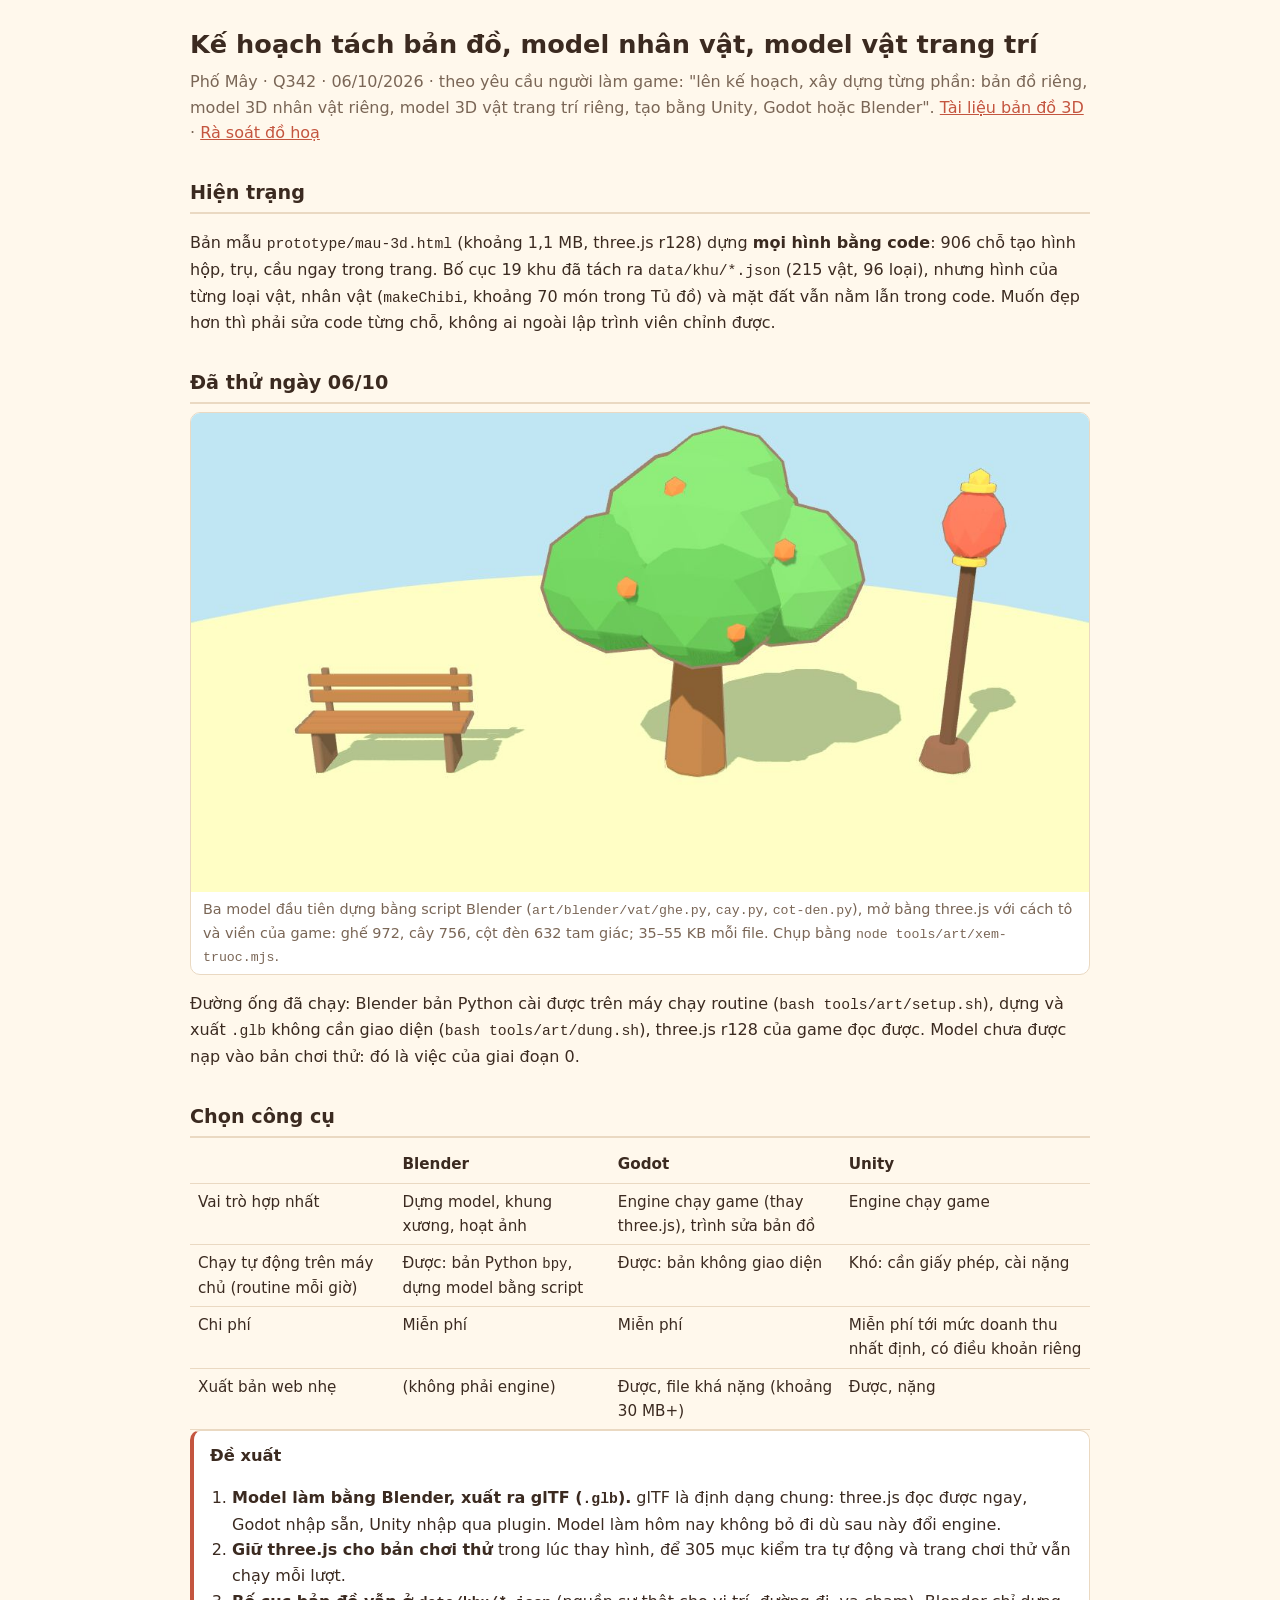
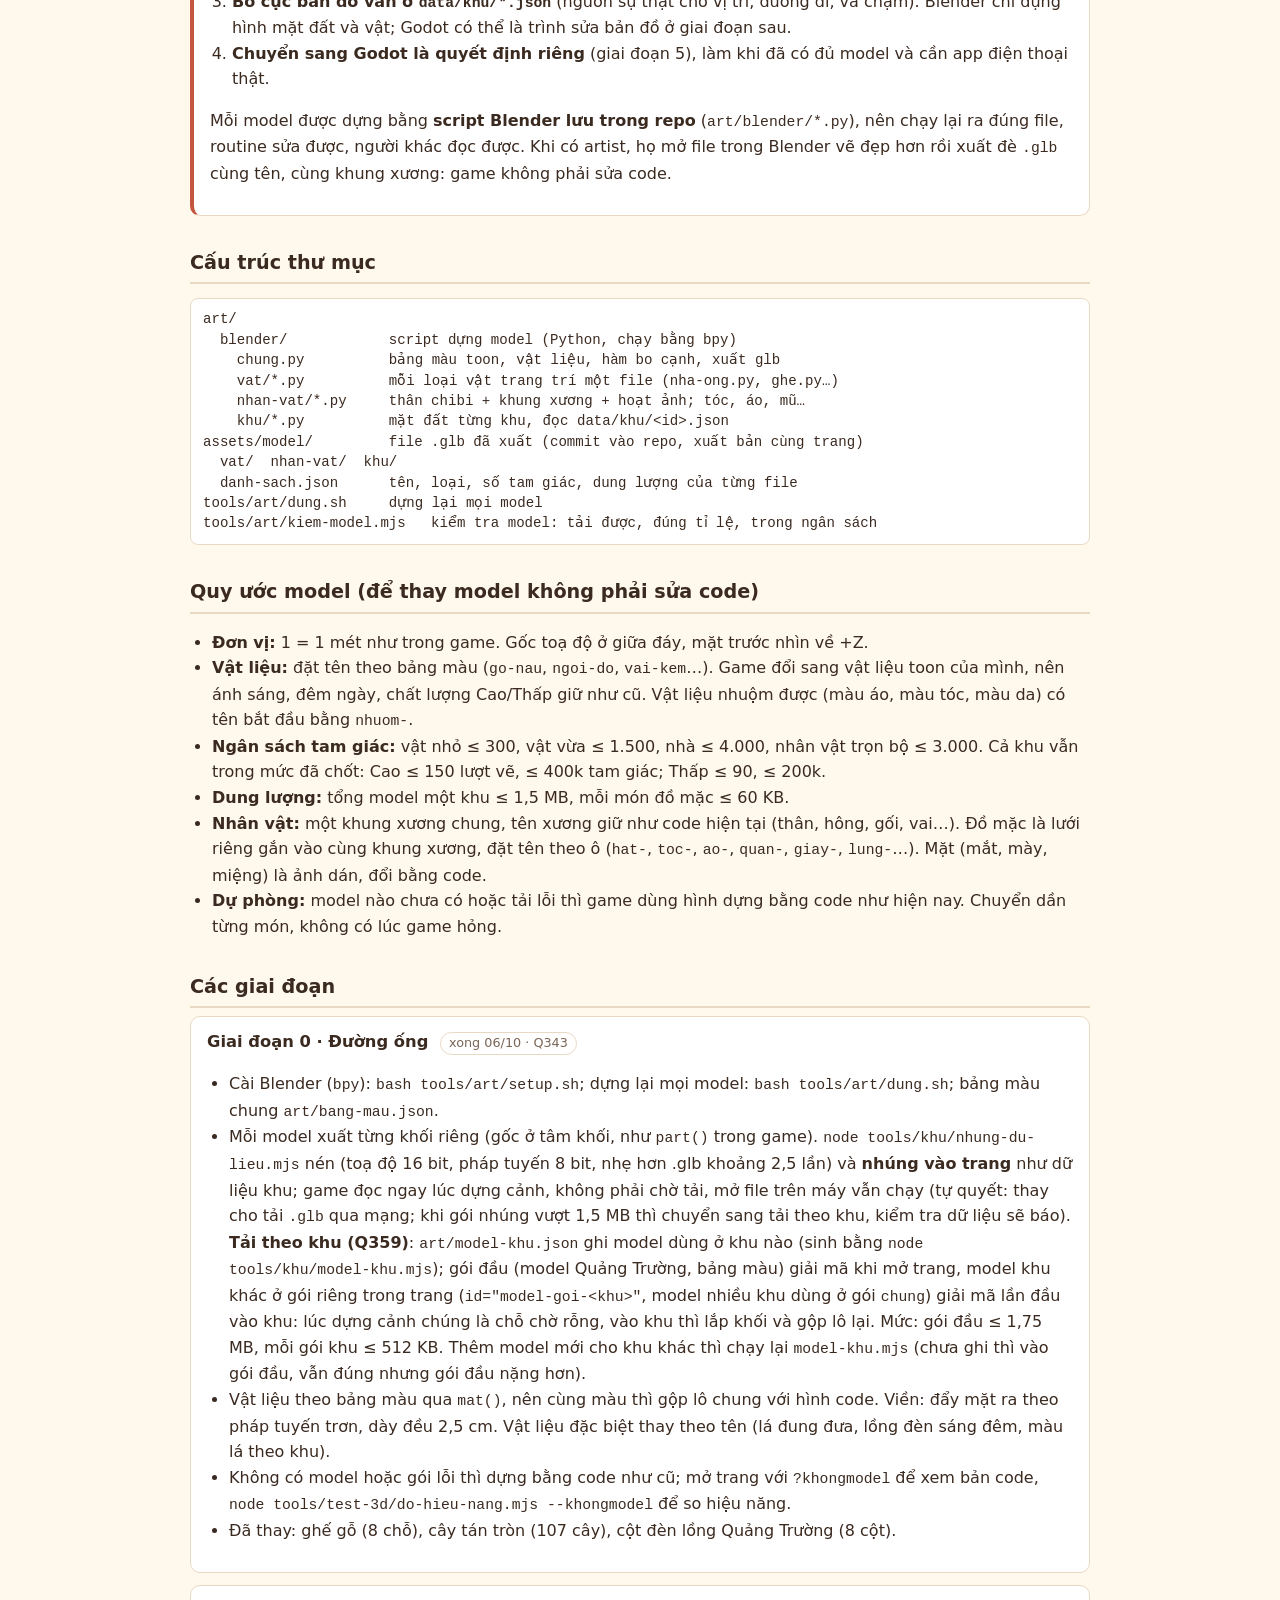
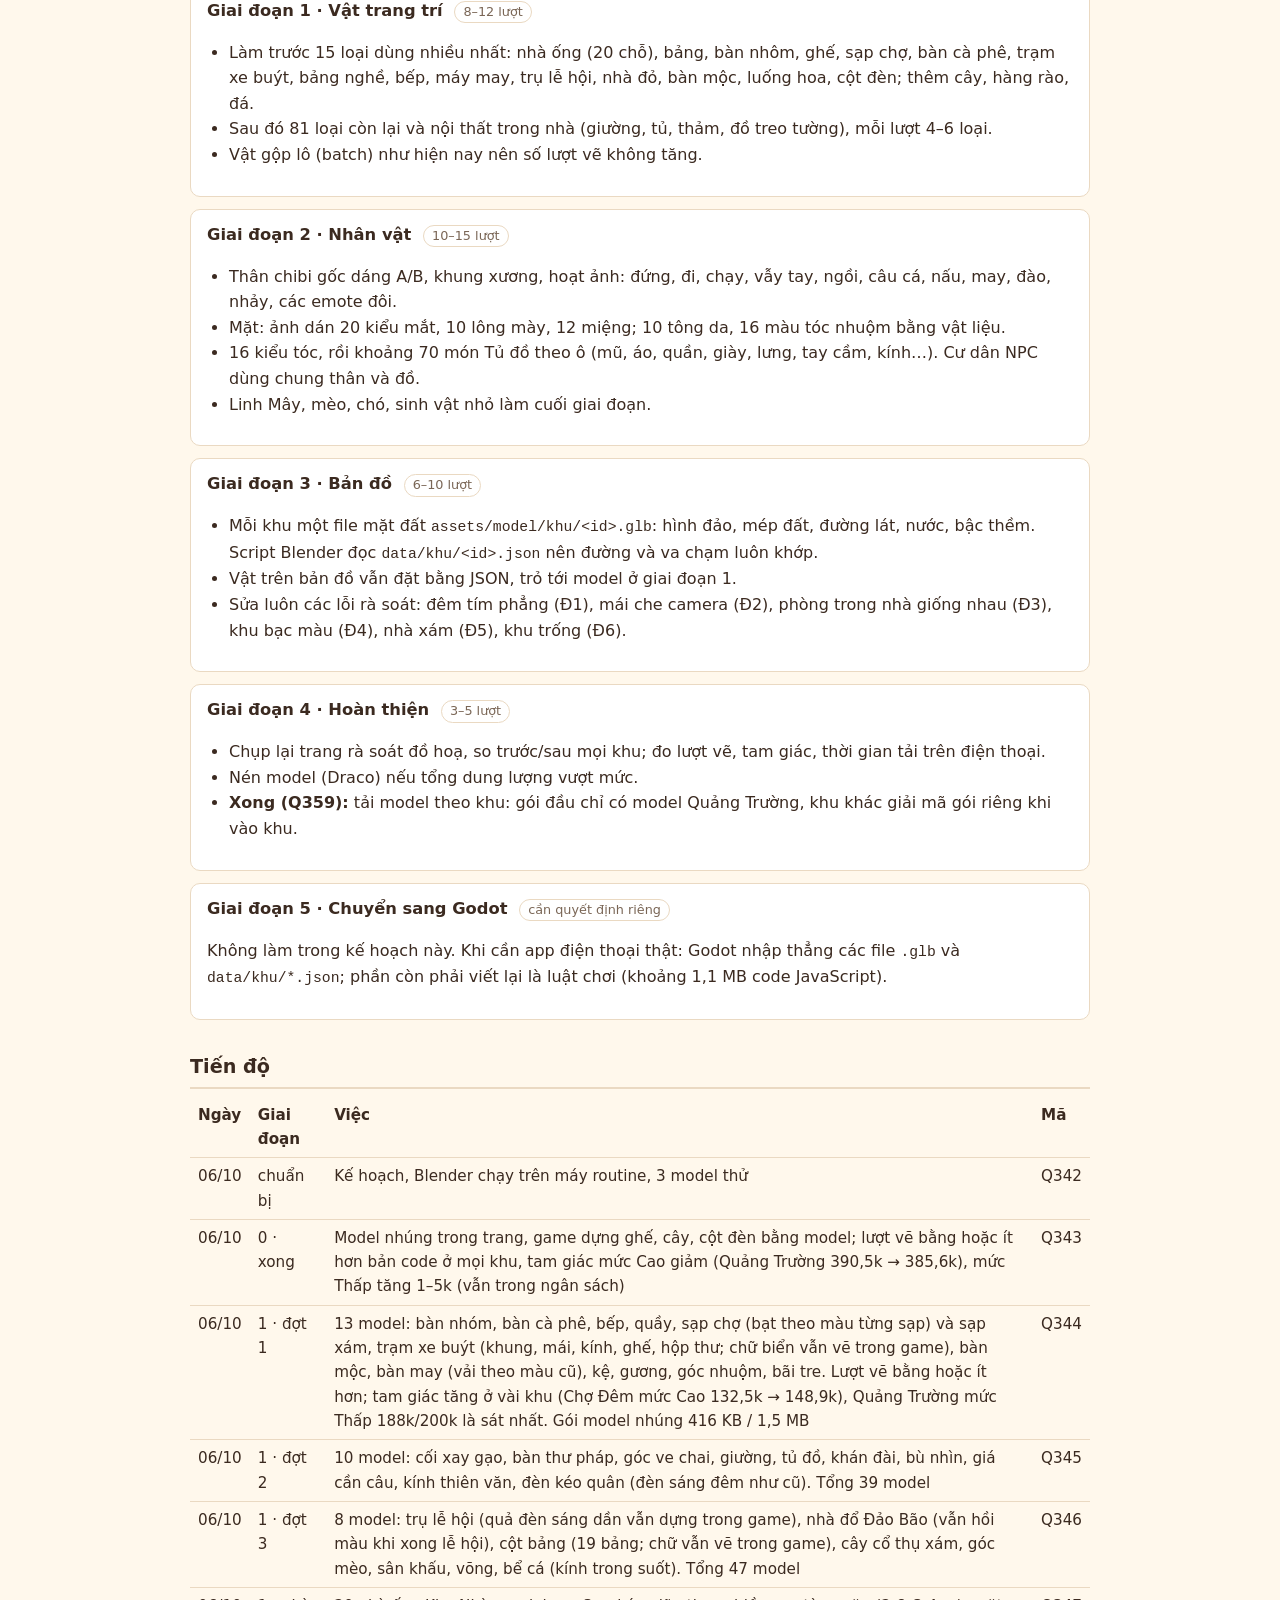
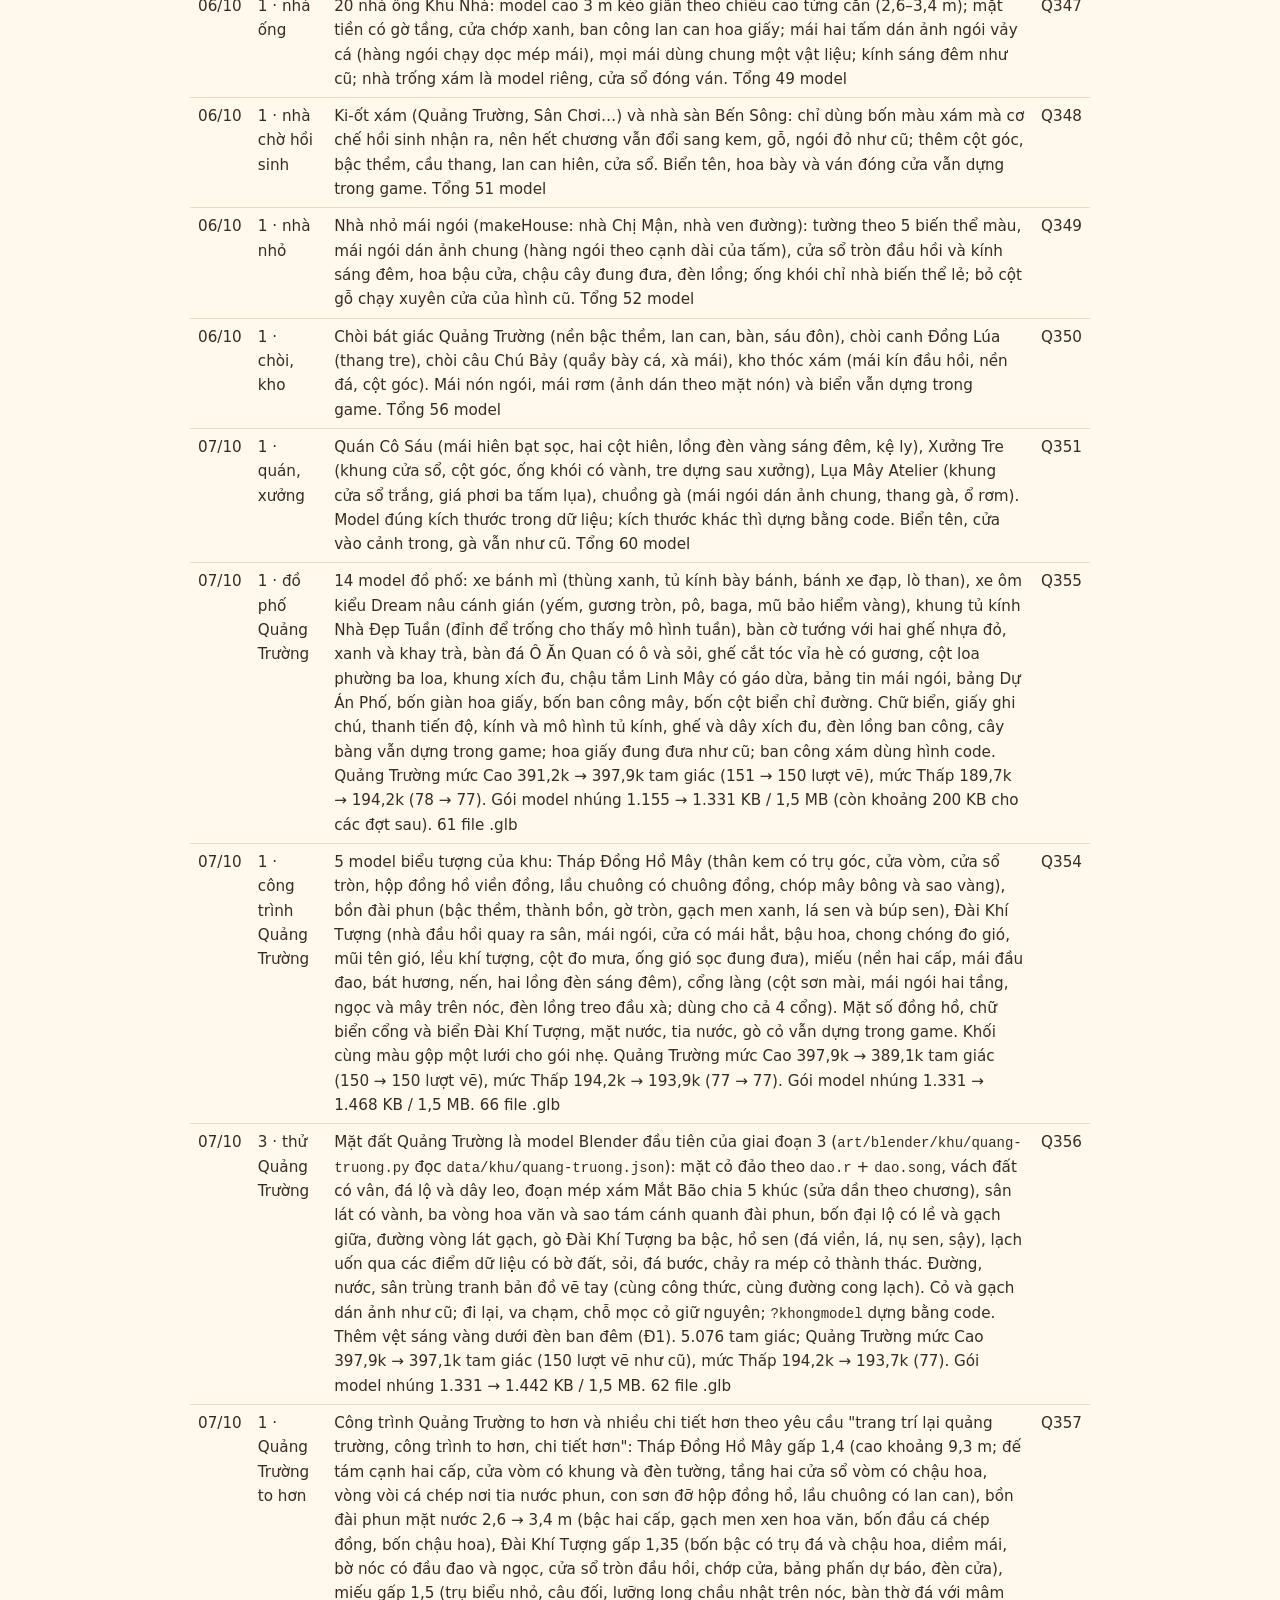
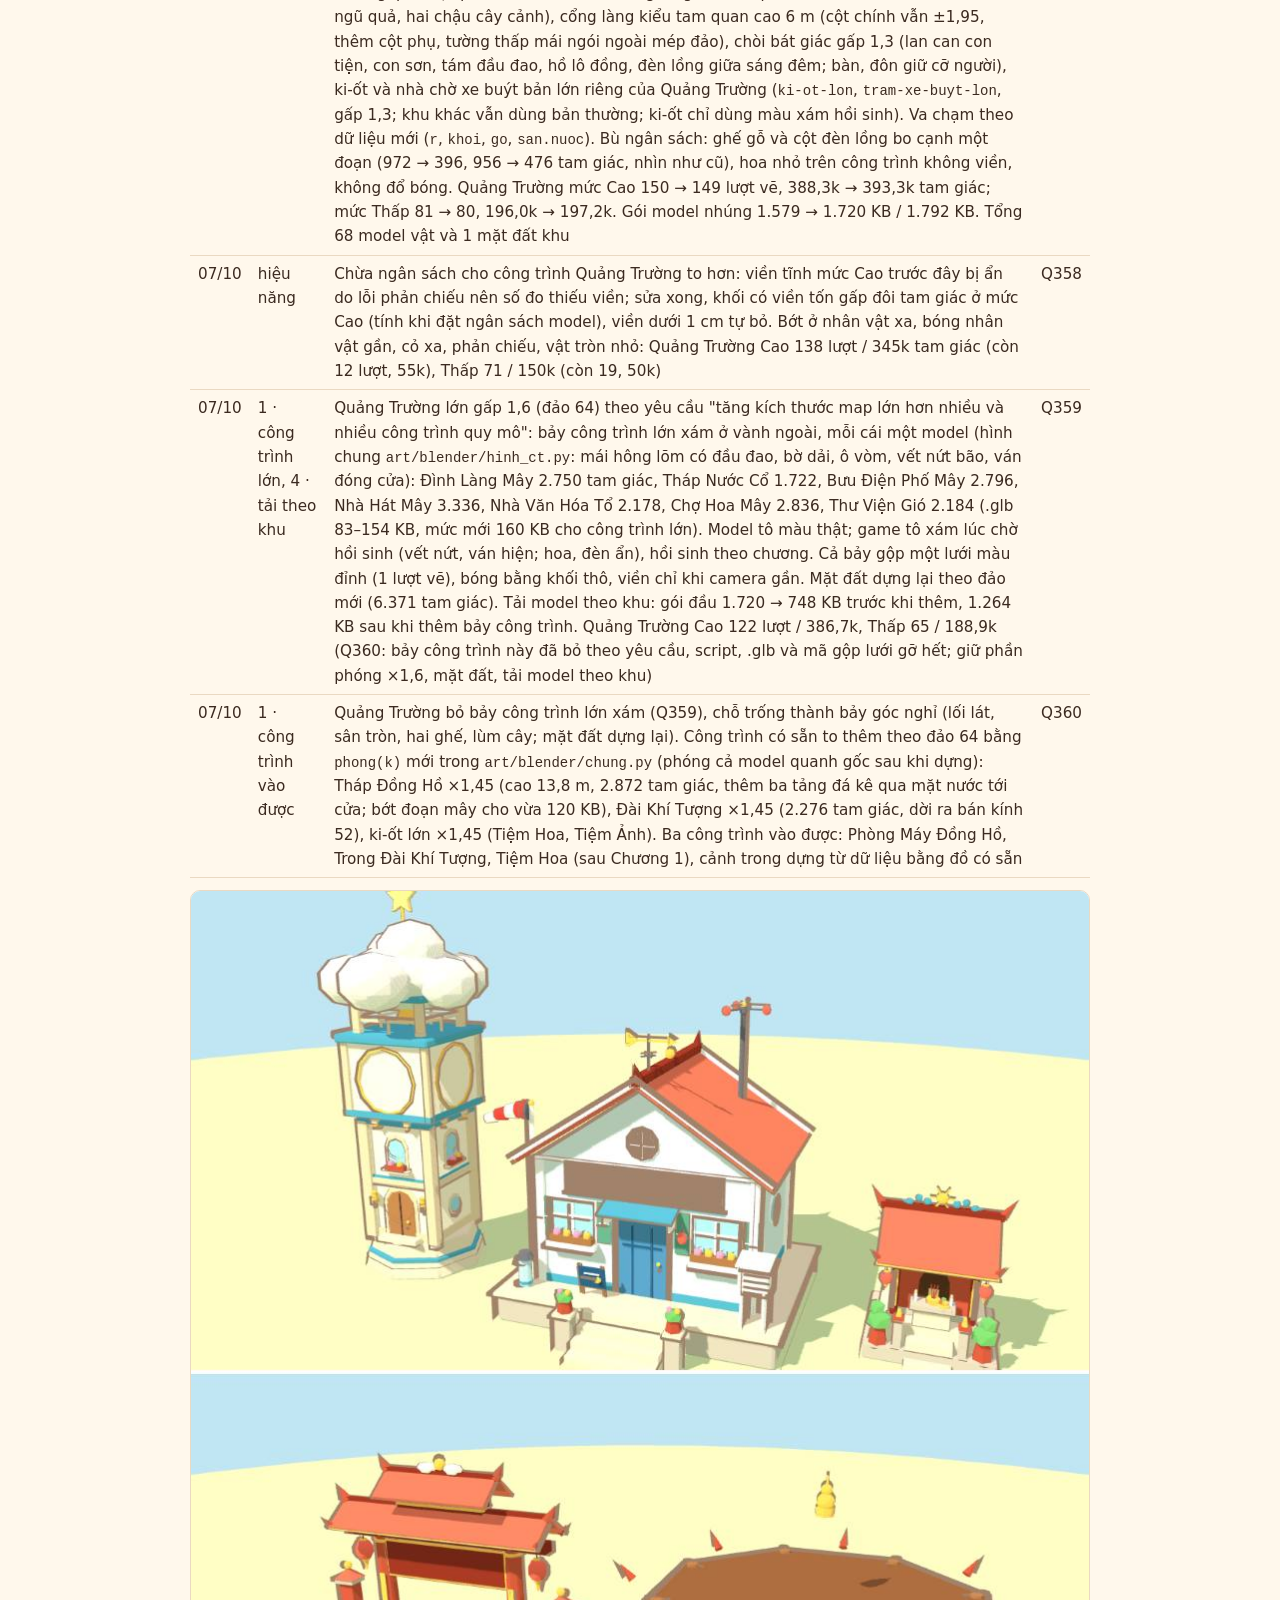
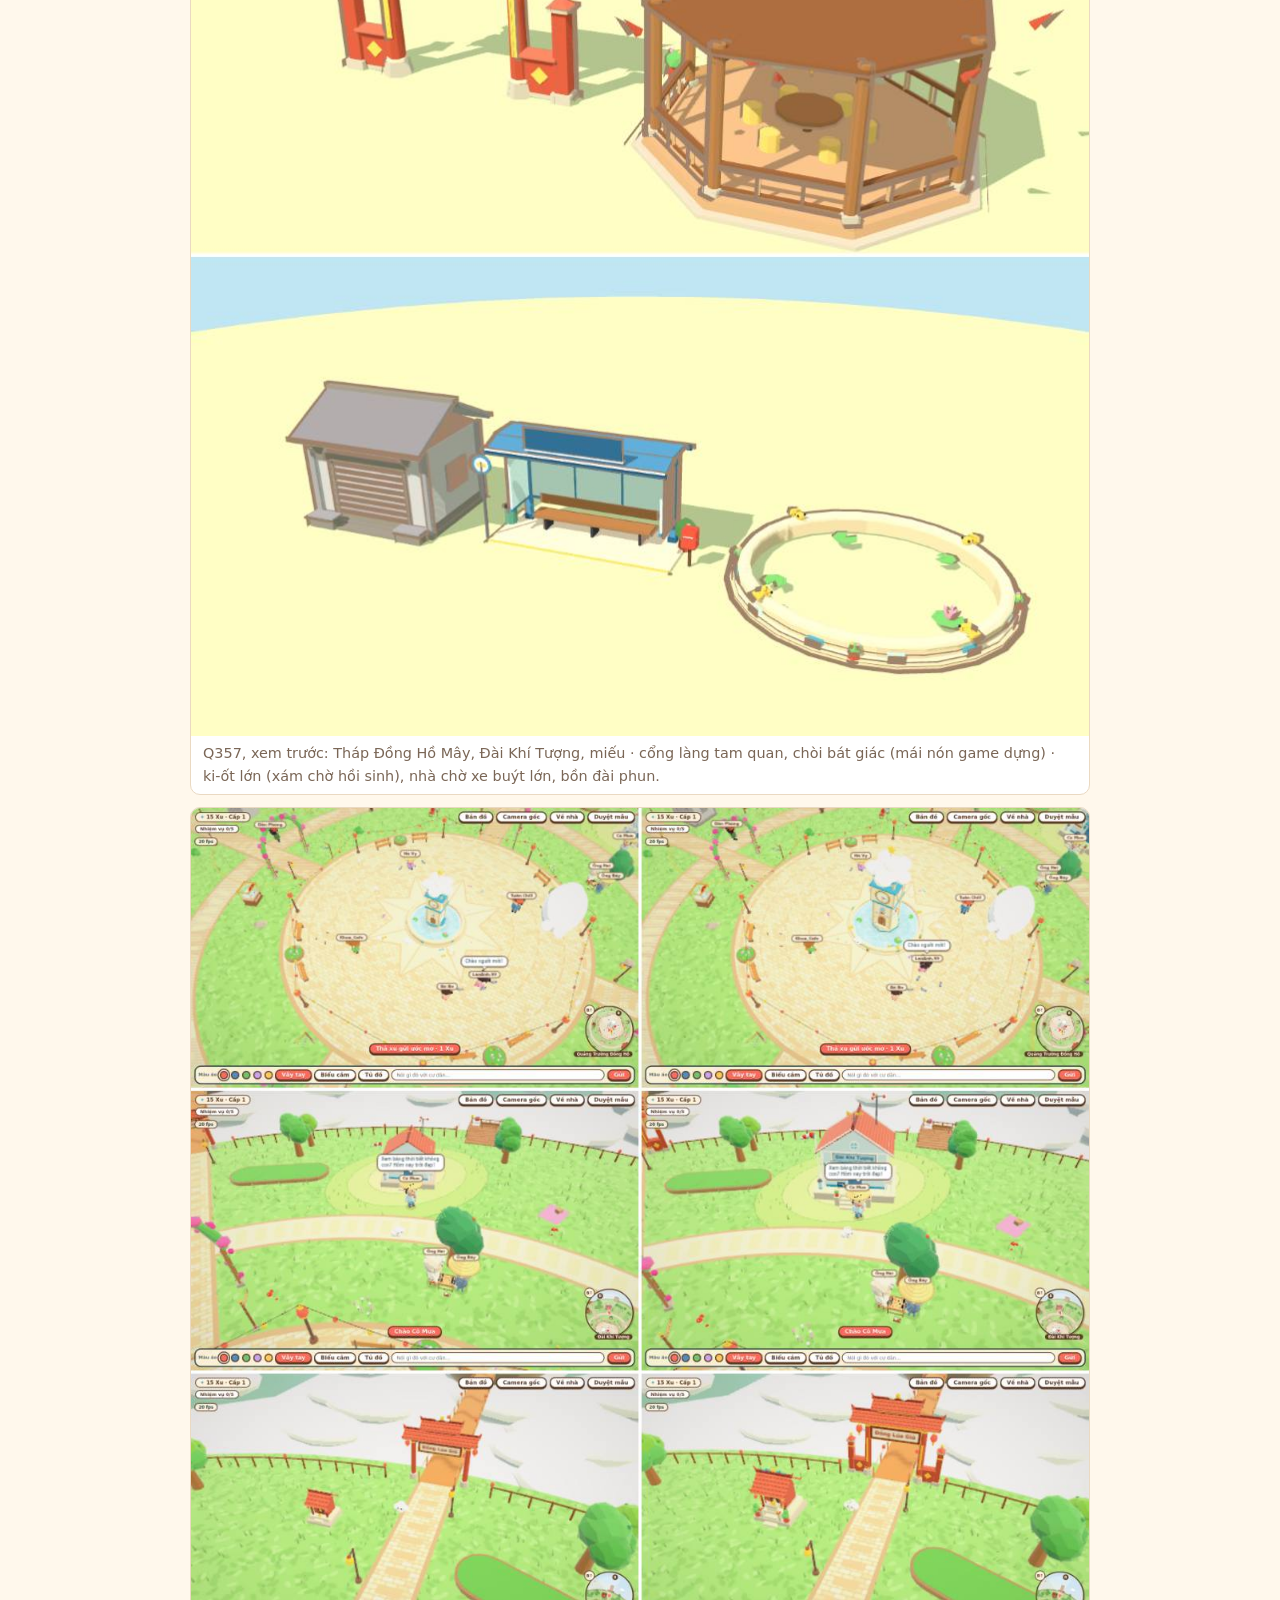
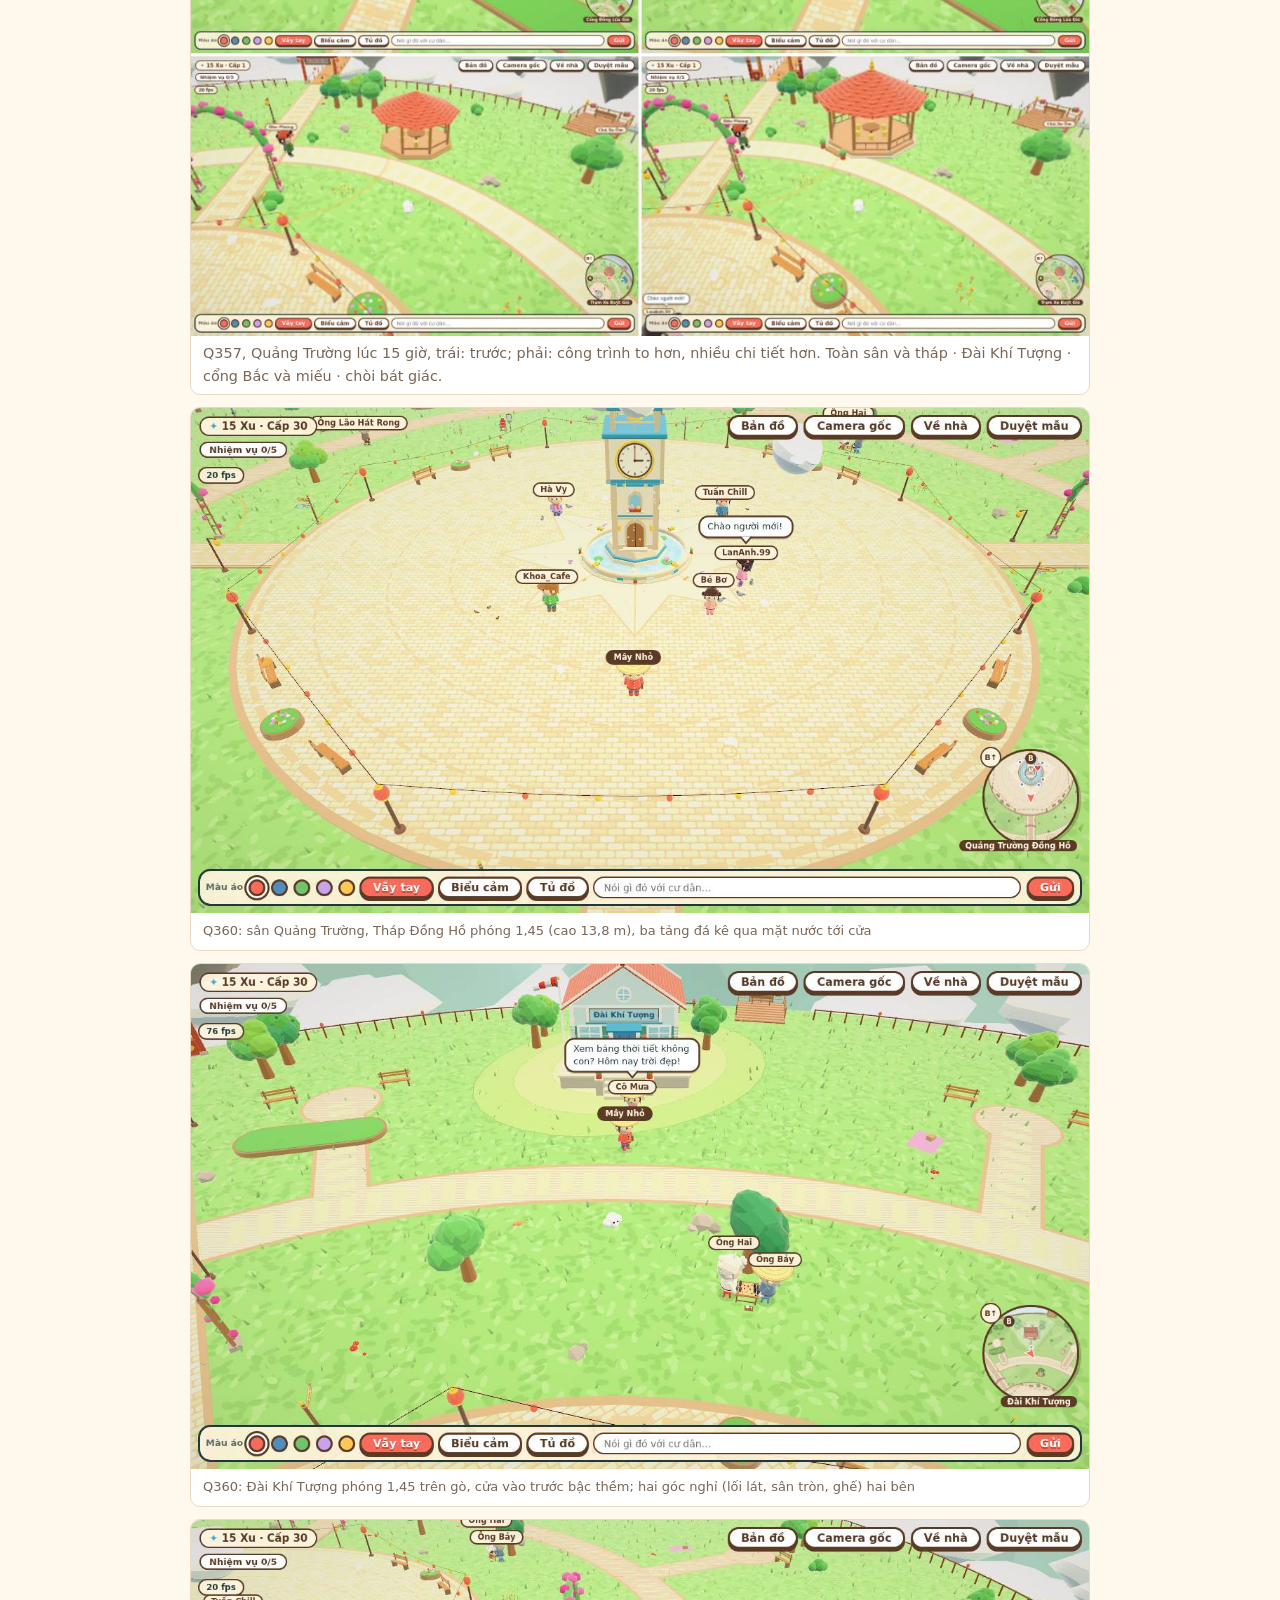
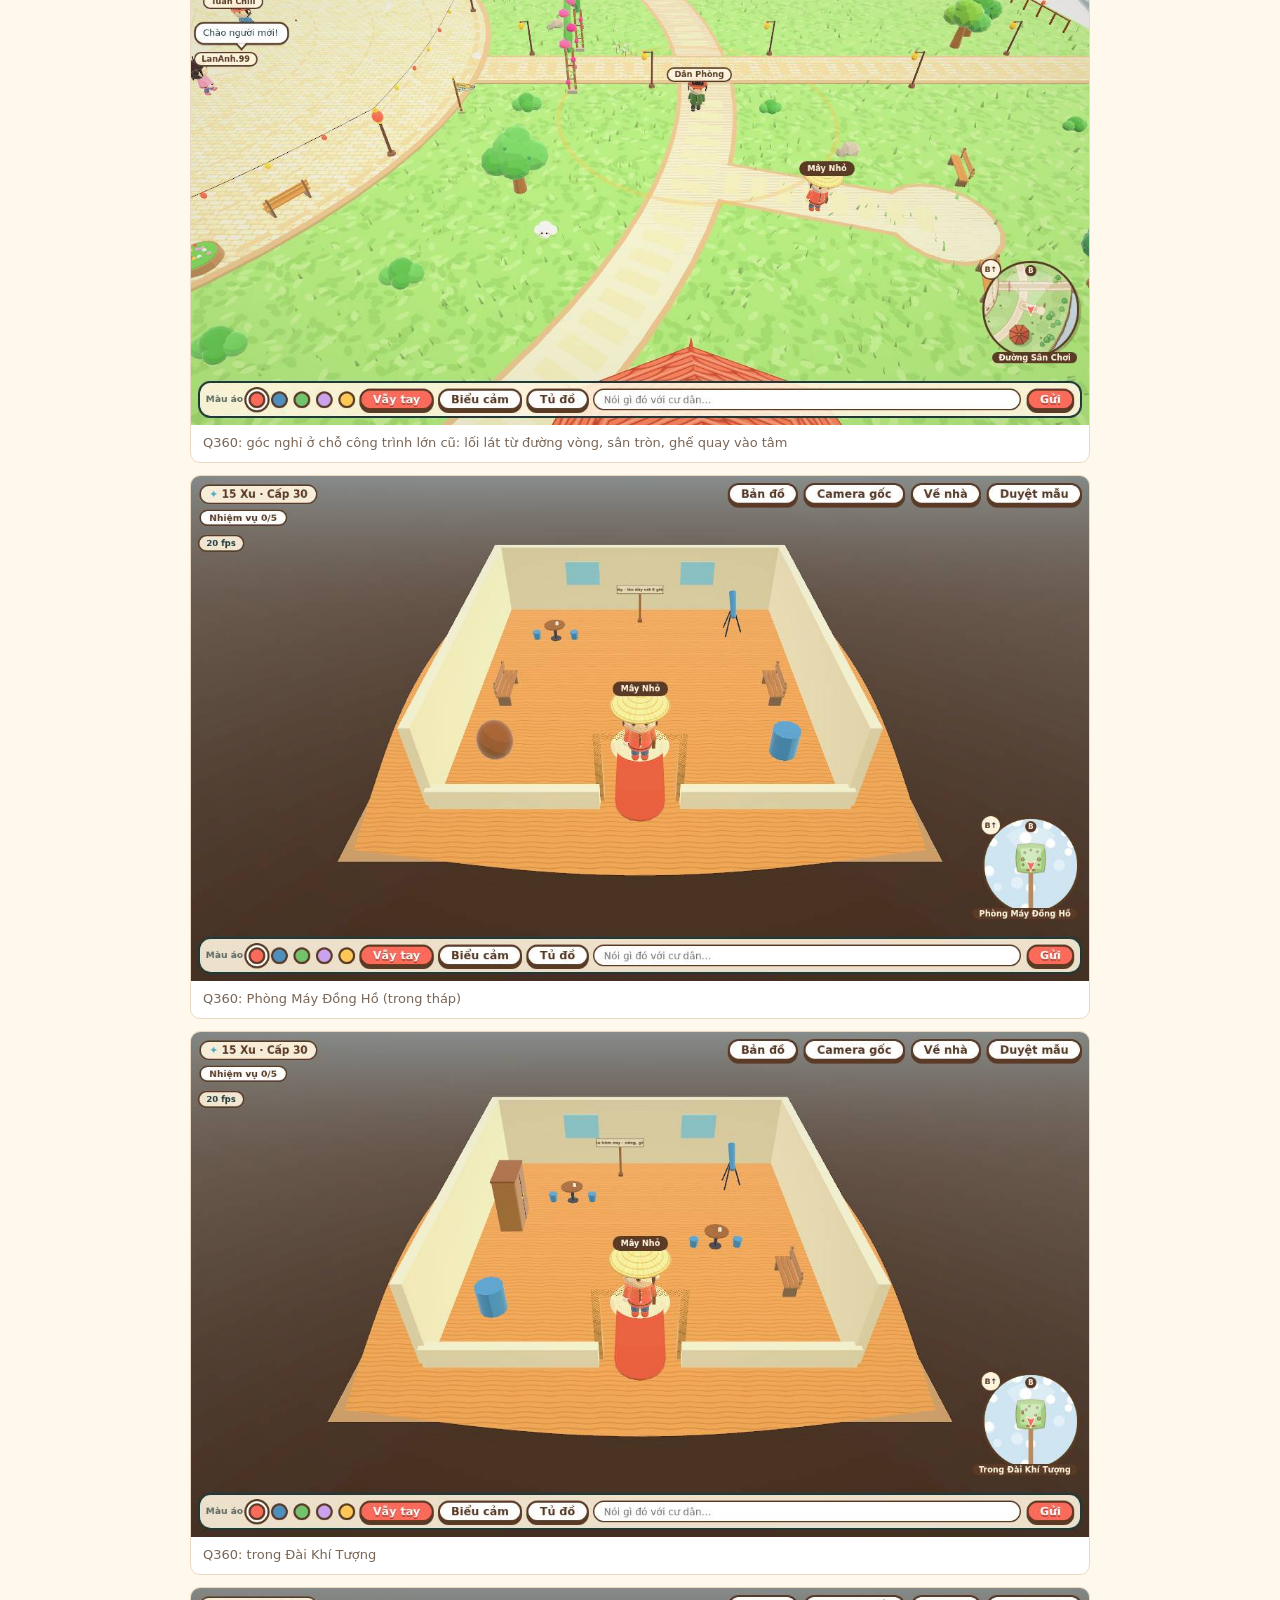
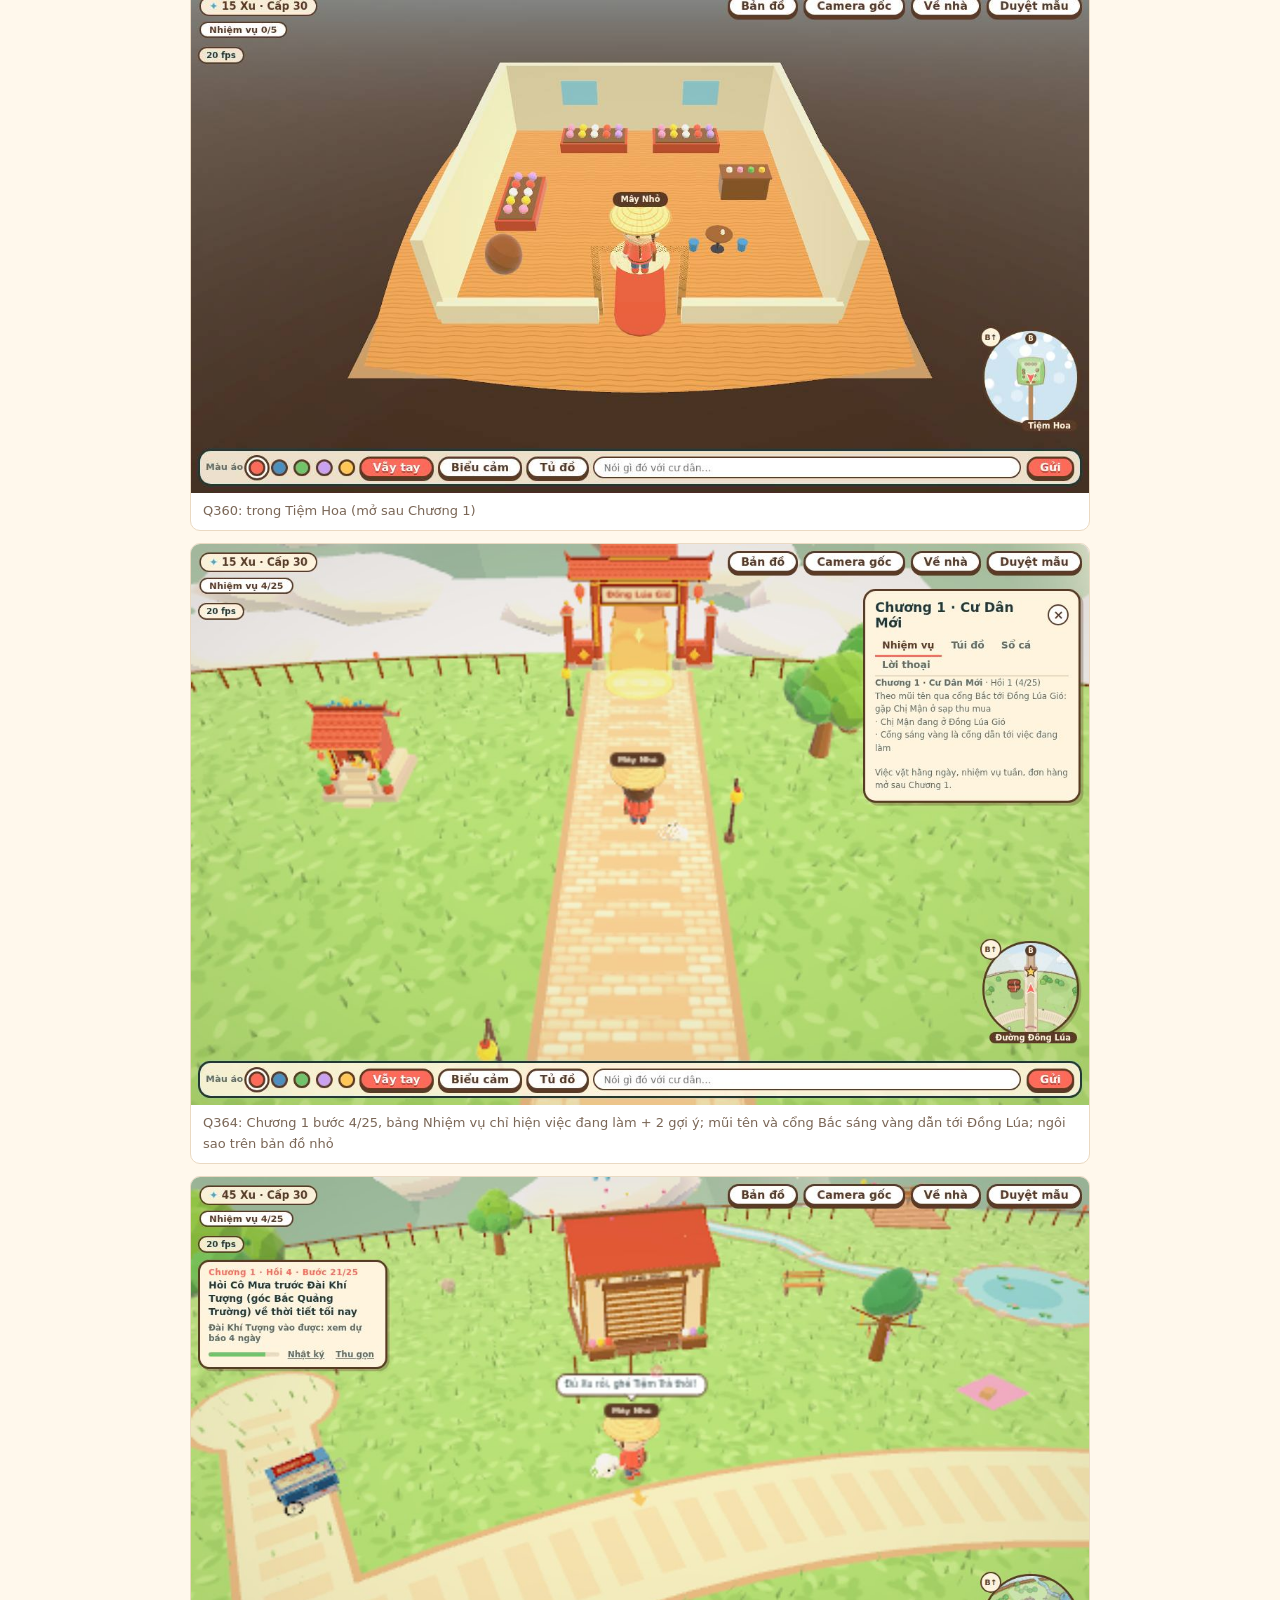
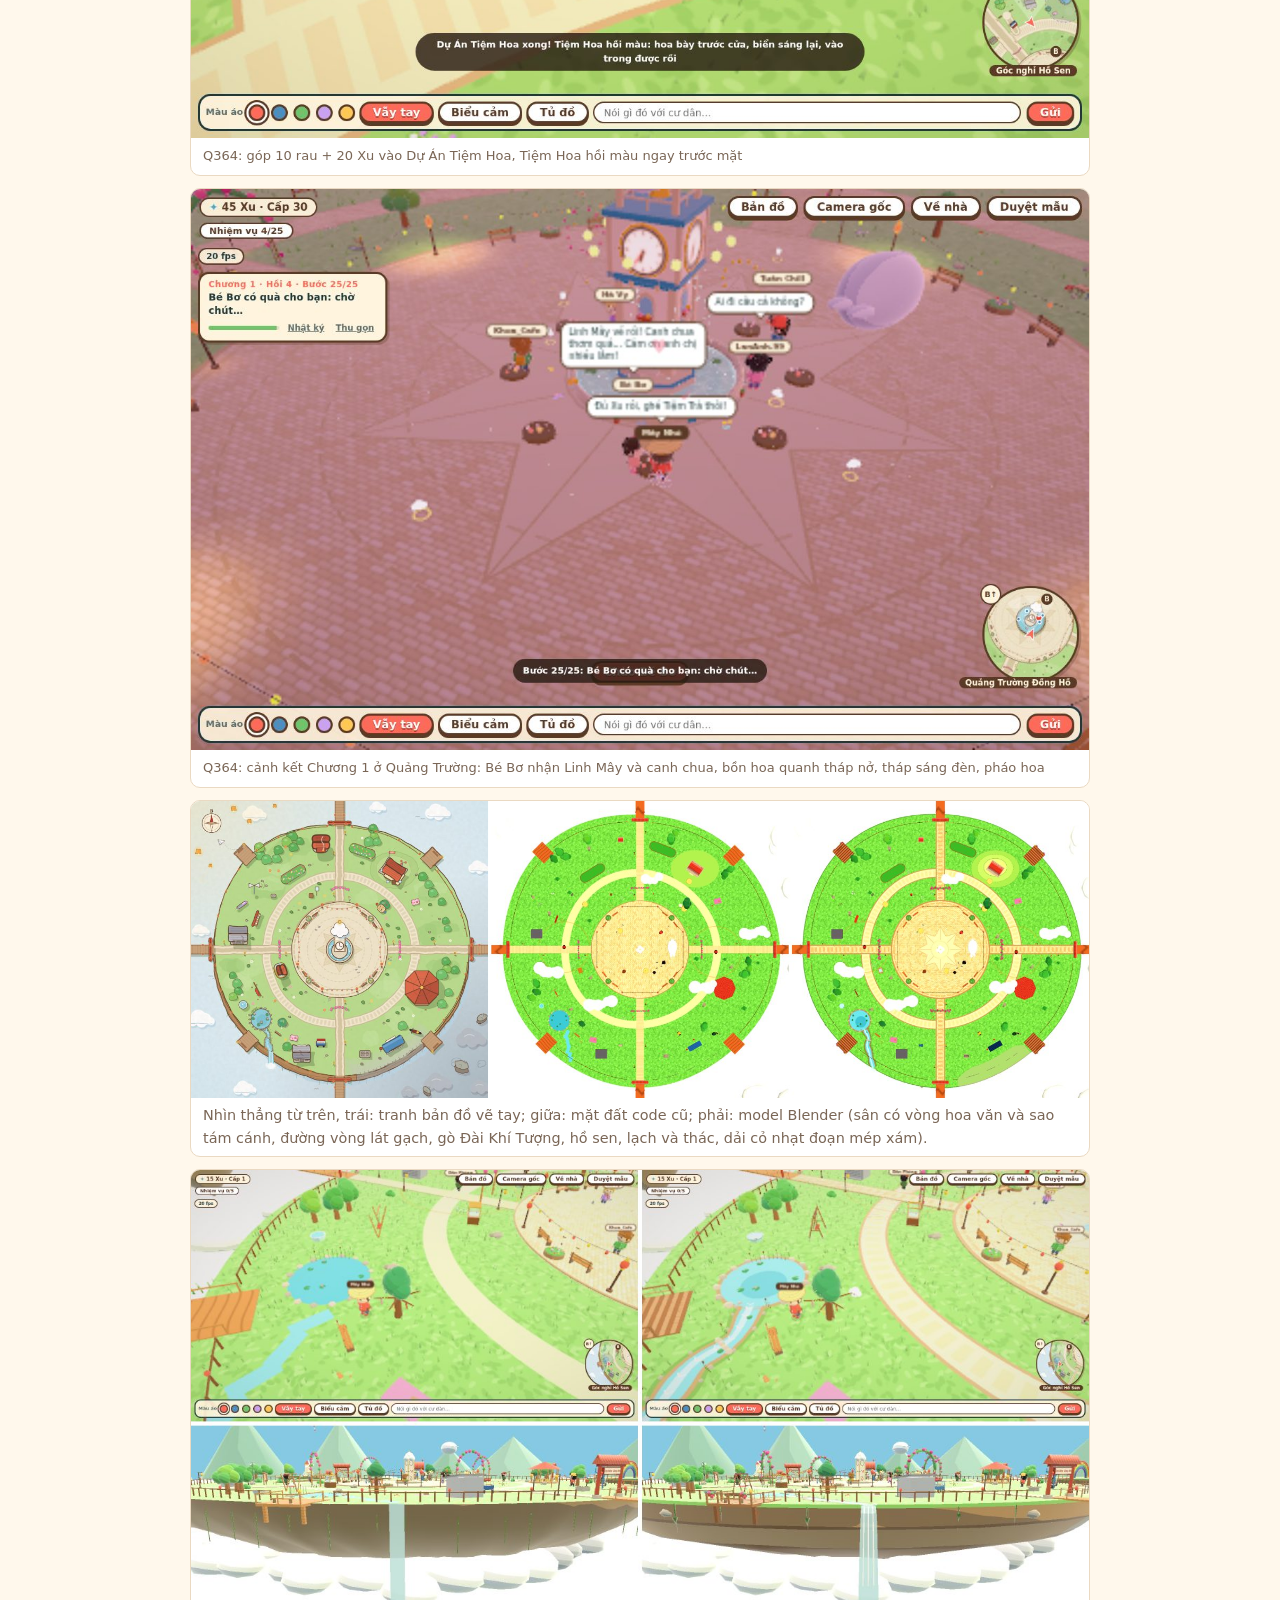
<file: docs/ke-hoach-model-3d.html>
<!doctype html>
<html lang="vi">
<head>
<meta charset="utf-8">
<meta name="viewport" content="width=device-width, initial-scale=1">
<title>Kế hoạch model 3D</title>
<style>
  :root { --bg: #FFF8EC; --fg: #3B2A20; --muted: #7A6656; --card: #FFFFFF; --line: #EAD9C2; --accent: #C4553F; --ok: #2E7D4F; }
  @media (prefers-color-scheme: dark) { :root { --bg: #1E1A17; --fg: #F2E6D8; --muted: #B8A592; --card: #2A2420; --line: #4A3E35; --accent: #FF8A6E; --ok: #7FD3A0; } }
  body { margin: 0; background: var(--bg); color: var(--fg); font: 16px/1.6 system-ui, sans-serif; }
  main { max-width: 900px; margin: 0 auto; padding: 24px 16px 48px; }
  h1 { font-size: 1.6rem; margin: 0 0 4px; } h2 { font-size: 1.2rem; margin: 32px 0 8px; border-bottom: 2px solid var(--line); padding-bottom: 4px; }
  h3 { font-size: 1.02rem; margin: 18px 0 4px; }
  .sub { color: var(--muted); margin: 0 0 16px; }
  .the { background: var(--card); border: 1px solid var(--line); border-radius: 10px; padding: 12px 16px; margin: 0 0 12px; }
  .the h3 { margin-top: 0; } .tag { display: inline-block; font-size: .8rem; padding: 0 8px; border-radius: 99px; border: 1px solid var(--line); color: var(--muted); margin-left: 6px; font-weight: 400; }
  .bang { overflow-x: auto; } table { width: 100%; border-collapse: collapse; font-size: .95rem; min-width: 560px; } td, th { text-align: left; padding: 6px 8px; border-bottom: 1px solid var(--line); vertical-align: top; }
  pre { background: var(--card); border: 1px solid var(--line); border-radius: 8px; padding: 10px 12px; overflow-x: auto; font-size: .88rem; line-height: 1.45; }
  code { font-size: .92em; } ul, ol { padding-left: 22px; } a { color: var(--accent); }
  .chot { border-left: 4px solid var(--accent); }
</style>
</head>
<body>
<main>
<h1>Kế hoạch tách bản đồ, model nhân vật, model vật trang trí</h1>
<p class="sub">Phố Mây · Q342 · 06/10/2026 · theo yêu cầu người làm game: "lên kế hoạch, xây dựng từng phần: bản đồ riêng, model 3D nhân vật riêng, model 3D vật trang trí riêng, tạo bằng Unity, Godot hoặc Blender". <a href="ban-do-3d.html">Tài liệu bản đồ 3D</a> · <a href="ra-soat-do-hoa/2026-10-06.html">Rà soát đồ hoạ</a></p>

<h2>Hiện trạng</h2>
<p>Bản mẫu <code>prototype/mau-3d.html</code> (khoảng 1,1 MB, three.js r128) dựng <b>mọi hình bằng code</b>: 906 chỗ tạo hình hộp, trụ, cầu ngay trong trang. Bố cục 19 khu đã tách ra <code>data/khu/*.json</code> (215 vật, 96 loại), nhưng hình của từng loại vật, nhân vật (<code>makeChibi</code>, khoảng 70 món trong Tủ đồ) và mặt đất vẫn nằm lẫn trong code. Muốn đẹp hơn thì phải sửa code từng chỗ, không ai ngoài lập trình viên chỉnh được.</p>

<h2>Đã thử ngày 06/10</h2>
<figure style="margin:0 0 8px;border:1px solid var(--line);border-radius:10px;overflow:hidden;background:var(--card)"><img src="ke-hoach-model/anh/2026-10-06-vat-thu.jpg" alt="Ghế gỗ, cây tán tròn, cột đèn lồng dựng bằng Blender, tô toon trong three.js" style="width:100%;display:block"><figcaption style="padding:6px 12px;font-size:.9rem;color:var(--muted)">Ba model đầu tiên dựng bằng script Blender (<code>art/blender/vat/ghe.py</code>, <code>cay.py</code>, <code>cot-den.py</code>), mở bằng three.js với cách tô và viền của game: ghế 972, cây 756, cột đèn 632 tam giác; 35–55 KB mỗi file. Chụp bằng <code>node tools/art/xem-truoc.mjs</code>.</figcaption></figure>
<p>Đường ống đã chạy: Blender bản Python cài được trên máy chạy routine (<code>bash tools/art/setup.sh</code>), dựng và xuất <code>.glb</code> không cần giao diện (<code>bash tools/art/dung.sh</code>), three.js r128 của game đọc được. Model chưa được nạp vào bản chơi thử: đó là việc của giai đoạn 0.</p>

<h2>Chọn công cụ</h2>
<div class="bang"><table>
<thead><tr><th></th><th>Blender</th><th>Godot</th><th>Unity</th></tr></thead>
<tbody>
<tr><td>Vai trò hợp nhất</td><td>Dựng model, khung xương, hoạt ảnh</td><td>Engine chạy game (thay three.js), trình sửa bản đồ</td><td>Engine chạy game</td></tr>
<tr><td>Chạy tự động trên máy chủ (routine mỗi giờ)</td><td>Được: bản Python <code>bpy</code>, dựng model bằng script</td><td>Được: bản không giao diện</td><td>Khó: cần giấy phép, cài nặng</td></tr>
<tr><td>Chi phí</td><td>Miễn phí</td><td>Miễn phí</td><td>Miễn phí tới mức doanh thu nhất định, có điều khoản riêng</td></tr>
<tr><td>Xuất bản web nhẹ</td><td>(không phải engine)</td><td>Được, file khá nặng (khoảng 30 MB+)</td><td>Được, nặng</td></tr>
</tbody>
</table></div>

<div class="the chot">
<h3>Đề xuất</h3>
<ol>
<li><b>Model làm bằng Blender, xuất ra glTF (<code>.glb</code>).</b> glTF là định dạng chung: three.js đọc được ngay, Godot nhập sẵn, Unity nhập qua plugin. Model làm hôm nay không bỏ đi dù sau này đổi engine.</li>
<li><b>Giữ three.js cho bản chơi thử</b> trong lúc thay hình, để 305 mục kiểm tra tự động và trang chơi thử vẫn chạy mỗi lượt.</li>
<li><b>Bố cục bản đồ vẫn ở <code>data/khu/*.json</code></b> (nguồn sự thật cho vị trí, đường đi, va chạm). Blender chỉ dựng hình mặt đất và vật; Godot có thể là trình sửa bản đồ ở giai đoạn sau.</li>
<li><b>Chuyển sang Godot là quyết định riêng</b> (giai đoạn 5), làm khi đã có đủ model và cần app điện thoại thật.</li>
</ol>
<p>Mỗi model được dựng bằng <b>script Blender lưu trong repo</b> (<code>art/blender/*.py</code>), nên chạy lại ra đúng file, routine sửa được, người khác đọc được. Khi có artist, họ mở file trong Blender vẽ đẹp hơn rồi xuất đè <code>.glb</code> cùng tên, cùng khung xương: game không phải sửa code.</p>
</div>

<h2>Cấu trúc thư mục</h2>
<pre>art/
  blender/            script dựng model (Python, chạy bằng bpy)
    chung.py          bảng màu toon, vật liệu, hàm bo cạnh, xuất glb
    vat/*.py          mỗi loại vật trang trí một file (nha-ong.py, ghe.py…)
    nhan-vat/*.py     thân chibi + khung xương + hoạt ảnh; tóc, áo, mũ…
    khu/*.py          mặt đất từng khu, đọc data/khu/&lt;id&gt;.json
assets/model/         file .glb đã xuất (commit vào repo, xuất bản cùng trang)
  vat/  nhan-vat/  khu/
  danh-sach.json      tên, loại, số tam giác, dung lượng của từng file
tools/art/dung.sh     dựng lại mọi model
tools/art/kiem-model.mjs   kiểm tra model: tải được, đúng tỉ lệ, trong ngân sách</pre>

<h2>Quy ước model (để thay model không phải sửa code)</h2>
<ul>
<li><b>Đơn vị:</b> 1 = 1 mét như trong game. Gốc toạ độ ở giữa đáy, mặt trước nhìn về +Z.</li>
<li><b>Vật liệu:</b> đặt tên theo bảng màu (<code>go-nau</code>, <code>ngoi-do</code>, <code>vai-kem</code>…). Game đổi sang vật liệu toon của mình, nên ánh sáng, đêm ngày, chất lượng Cao/Thấp giữ như cũ. Vật liệu nhuộm được (màu áo, màu tóc, màu da) có tên bắt đầu bằng <code>nhuom-</code>.</li>
<li><b>Ngân sách tam giác:</b> vật nhỏ ≤ 300, vật vừa ≤ 1.500, nhà ≤ 4.000, nhân vật trọn bộ ≤ 3.000. Cả khu vẫn trong mức đã chốt: Cao ≤ 150 lượt vẽ, ≤ 400k tam giác; Thấp ≤ 90, ≤ 200k.</li>
<li><b>Dung lượng:</b> tổng model một khu ≤ 1,5 MB, mỗi món đồ mặc ≤ 60 KB.</li>
<li><b>Nhân vật:</b> một khung xương chung, tên xương giữ như code hiện tại (thân, hông, gối, vai…). Đồ mặc là lưới riêng gắn vào cùng khung xương, đặt tên theo ô (<code>hat-</code>, <code>toc-</code>, <code>ao-</code>, <code>quan-</code>, <code>giay-</code>, <code>lung-</code>…). Mặt (mắt, mày, miệng) là ảnh dán, đổi bằng code.</li>
<li><b>Dự phòng:</b> model nào chưa có hoặc tải lỗi thì game dùng hình dựng bằng code như hiện nay. Chuyển dần từng món, không có lúc game hỏng.</li>
</ul>

<h2>Các giai đoạn</h2>

<div class="the"><h3>Giai đoạn 0 · Đường ống <span class="tag">xong 06/10 · Q343</span></h3>
<ul>
<li>Cài Blender (<code>bpy</code>): <code>bash tools/art/setup.sh</code>; dựng lại mọi model: <code>bash tools/art/dung.sh</code>; bảng màu chung <code>art/bang-mau.json</code>.</li>
<li>Mỗi model xuất từng khối riêng (gốc ở tâm khối, như <code>part()</code> trong game). <code>node tools/khu/nhung-du-lieu.mjs</code> nén (toạ độ 16 bit, pháp tuyến 8 bit, nhẹ hơn .glb khoảng 2,5 lần) và <b>nhúng vào trang</b> như dữ liệu khu; game đọc ngay lúc dựng cảnh, không phải chờ tải, mở file trên máy vẫn chạy (tự quyết: thay cho tải <code>.glb</code> qua mạng; khi gói nhúng vượt 1,5 MB thì chuyển sang tải theo khu, kiểm tra dữ liệu sẽ báo). <b>Tải theo khu (Q359)</b>: <code>art/model-khu.json</code> ghi model dùng ở khu nào (sinh bằng <code>node tools/khu/model-khu.mjs</code>); gói đầu (model Quảng Trường, bảng màu) giải mã khi mở trang, model khu khác ở gói riêng trong trang (<code>id="model-goi-&lt;khu&gt;"</code>, model nhiều khu dùng ở gói <code>chung</code>) giải mã lần đầu vào khu: lúc dựng cảnh chúng là chỗ chờ rỗng, vào khu thì lắp khối và gộp lô lại. Mức: gói đầu ≤ 1,75 MB, mỗi gói khu ≤ 512 KB. Thêm model mới cho khu khác thì chạy lại <code>model-khu.mjs</code> (chưa ghi thì vào gói đầu, vẫn đúng nhưng gói đầu nặng hơn).</li>
<li>Vật liệu theo bảng màu qua <code>mat()</code>, nên cùng màu thì gộp lô chung với hình code. Viền: đẩy mặt ra theo pháp tuyến trơn, dày đều 2,5 cm. Vật liệu đặc biệt thay theo tên (lá đung đưa, lồng đèn sáng đêm, màu lá theo khu).</li>
<li>Không có model hoặc gói lỗi thì dựng bằng code như cũ; mở trang với <code>?khongmodel</code> để xem bản code, <code>node tools/test-3d/do-hieu-nang.mjs --khongmodel</code> để so hiệu năng.</li>
<li>Đã thay: ghế gỗ (8 chỗ), cây tán tròn (107 cây), cột đèn lồng Quảng Trường (8 cột).</li>
</ul></div>

<div class="the"><h3>Giai đoạn 1 · Vật trang trí <span class="tag">8–12 lượt</span></h3>
<ul>
<li>Làm trước 15 loại dùng nhiều nhất: nhà ống (20 chỗ), bảng, bàn nhôm, ghế, sạp chợ, bàn cà phê, trạm xe buýt, bảng nghề, bếp, máy may, trụ lễ hội, nhà đỏ, bàn mộc, luống hoa, cột đèn; thêm cây, hàng rào, đá.</li>
<li>Sau đó 81 loại còn lại và nội thất trong nhà (giường, tủ, thảm, đồ treo tường), mỗi lượt 4–6 loại.</li>
<li>Vật gộp lô (batch) như hiện nay nên số lượt vẽ không tăng.</li>
</ul></div>

<div class="the"><h3>Giai đoạn 2 · Nhân vật <span class="tag">10–15 lượt</span></h3>
<ul>
<li>Thân chibi gốc dáng A/B, khung xương, hoạt ảnh: đứng, đi, chạy, vẫy tay, ngồi, câu cá, nấu, may, đào, nhảy, các emote đôi.</li>
<li>Mặt: ảnh dán 20 kiểu mắt, 10 lông mày, 12 miệng; 10 tông da, 16 màu tóc nhuộm bằng vật liệu.</li>
<li>16 kiểu tóc, rồi khoảng 70 món Tủ đồ theo ô (mũ, áo, quần, giày, lưng, tay cầm, kính…). Cư dân NPC dùng chung thân và đồ.</li>
<li>Linh Mây, mèo, chó, sinh vật nhỏ làm cuối giai đoạn.</li>
</ul></div>

<div class="the"><h3>Giai đoạn 3 · Bản đồ <span class="tag">6–10 lượt</span></h3>
<ul>
<li>Mỗi khu một file mặt đất <code>assets/model/khu/&lt;id&gt;.glb</code>: hình đảo, mép đất, đường lát, nước, bậc thềm. Script Blender đọc <code>data/khu/&lt;id&gt;.json</code> nên đường và va chạm luôn khớp.</li>
<li>Vật trên bản đồ vẫn đặt bằng JSON, trỏ tới model ở giai đoạn 1.</li>
<li>Sửa luôn các lỗi rà soát: đêm tím phẳng (Đ1), mái che camera (Đ2), phòng trong nhà giống nhau (Đ3), khu bạc màu (Đ4), nhà xám (Đ5), khu trống (Đ6).</li>
</ul></div>

<div class="the"><h3>Giai đoạn 4 · Hoàn thiện <span class="tag">3–5 lượt</span></h3>
<ul>
<li>Chụp lại trang rà soát đồ hoạ, so trước/sau mọi khu; đo lượt vẽ, tam giác, thời gian tải trên điện thoại.</li>
<li>Nén model (Draco) nếu tổng dung lượng vượt mức.</li>
<li><b>Xong (Q359):</b> tải model theo khu: gói đầu chỉ có model Quảng Trường, khu khác giải mã gói riêng khi vào khu.</li>
</ul></div>

<div class="the"><h3>Giai đoạn 5 · Chuyển sang Godot <span class="tag">cần quyết định riêng</span></h3>
<p>Không làm trong kế hoạch này. Khi cần app điện thoại thật: Godot nhập thẳng các file <code>.glb</code> và <code>data/khu/*.json</code>; phần còn phải viết lại là luật chơi (khoảng 1,1 MB code JavaScript).</p>
</div>

<h2>Tiến độ</h2>
<div class="bang"><table>
<thead><tr><th>Ngày</th><th>Giai đoạn</th><th>Việc</th><th>Mã</th></tr></thead>
<tbody>
<tr><td>06/10</td><td>chuẩn bị</td><td>Kế hoạch, Blender chạy trên máy routine, 3 model thử</td><td>Q342</td></tr>
<tr><td>06/10</td><td>0 · xong</td><td>Model nhúng trong trang, game dựng ghế, cây, cột đèn bằng model; lượt vẽ bằng hoặc ít hơn bản code ở mọi khu, tam giác mức Cao giảm (Quảng Trường 390,5k → 385,6k), mức Thấp tăng 1–5k (vẫn trong ngân sách)</td><td>Q343</td></tr>
<tr><td>06/10</td><td>1 · đợt 1</td><td>13 model: bàn nhóm, bàn cà phê, bếp, quầy, sạp chợ (bạt theo màu từng sạp) và sạp xám, trạm xe buýt (khung, mái, kính, ghế, hộp thư; chữ biển vẫn vẽ trong game), bàn mộc, bàn may (vải theo màu cũ), kệ, gương, góc nhuộm, bãi tre. Lượt vẽ bằng hoặc ít hơn; tam giác tăng ở vài khu (Chợ Đêm mức Cao 132,5k → 148,9k), Quảng Trường mức Thấp 188k/200k là sát nhất. Gói model nhúng 416 KB / 1,5 MB</td><td>Q344</td></tr>
<tr><td>06/10</td><td>1 · đợt 2</td><td>10 model: cối xay gạo, bàn thư pháp, góc ve chai, giường, tủ đồ, khán đài, bù nhìn, giá cần câu, kính thiên văn, đèn kéo quân (đèn sáng đêm như cũ). Tổng 39 model</td><td>Q345</td></tr>
<tr><td>06/10</td><td>1 · đợt 3</td><td>8 model: trụ lễ hội (quả đèn sáng dần vẫn dựng trong game), nhà đổ Đảo Bão (vẫn hồi màu khi xong lễ hội), cột bảng (19 bảng; chữ vẫn vẽ trong game), cây cổ thụ xám, góc mèo, sân khấu, võng, bể cá (kính trong suốt). Tổng 47 model</td><td>Q346</td></tr>
<tr><td>06/10</td><td>1 · nhà ống</td><td>20 nhà ống Khu Nhà: model cao 3 m kéo giãn theo chiều cao từng căn (2,6–3,4 m); mặt tiền có gờ tầng, cửa chớp xanh, ban công lan can hoa giấy; mái hai tấm dán ảnh ngói vảy cá (hàng ngói chạy dọc mép mái), mọi mái dùng chung một vật liệu; kính sáng đêm như cũ; nhà trống xám là model riêng, cửa sổ đóng ván. Tổng 49 model</td><td>Q347</td></tr>
<tr><td>06/10</td><td>1 · nhà chờ hồi sinh</td><td>Ki-ốt xám (Quảng Trường, Sân Chơi…) và nhà sàn Bến Sông: chỉ dùng bốn màu xám mà cơ chế hồi sinh nhận ra, nên hết chương vẫn đổi sang kem, gỗ, ngói đỏ như cũ; thêm cột góc, bậc thềm, cầu thang, lan can hiên, cửa sổ. Biển tên, hoa bày và ván đóng cửa vẫn dựng trong game. Tổng 51 model</td><td>Q348</td></tr>
<tr><td>06/10</td><td>1 · nhà nhỏ</td><td>Nhà nhỏ mái ngói (makeHouse: nhà Chị Mận, nhà ven đường): tường theo 5 biến thể màu, mái ngói dán ảnh chung (hàng ngói theo cạnh dài của tấm), cửa sổ tròn đầu hồi và kính sáng đêm, hoa bậu cửa, chậu cây đung đưa, đèn lồng; ống khói chỉ nhà biến thể lẻ; bỏ cột gỗ chạy xuyên cửa của hình cũ. Tổng 52 model</td><td>Q349</td></tr>
<tr><td>06/10</td><td>1 · chòi, kho</td><td>Chòi bát giác Quảng Trường (nền bậc thềm, lan can, bàn, sáu đôn), chòi canh Đồng Lúa (thang tre), chòi câu Chú Bảy (quầy bày cá, xà mái), kho thóc xám (mái kín đầu hồi, nền đá, cột góc). Mái nón ngói, mái rơm (ảnh dán theo mặt nón) và biển vẫn dựng trong game. Tổng 56 model</td><td>Q350</td></tr>
<tr><td>07/10</td><td>1 · quán, xưởng</td><td>Quán Cô Sáu (mái hiên bạt sọc, hai cột hiên, lồng đèn vàng sáng đêm, kệ ly), Xưởng Tre (khung cửa sổ, cột góc, ống khói có vành, tre dựng sau xưởng), Lụa Mây Atelier (khung cửa sổ trắng, giá phơi ba tấm lụa), chuồng gà (mái ngói dán ảnh chung, thang gà, ổ rơm). Model đúng kích thước trong dữ liệu; kích thước khác thì dựng bằng code. Biển tên, cửa vào cảnh trong, gà vẫn như cũ. Tổng 60 model</td><td>Q351</td></tr>
<tr><td>07/10</td><td>1 · đồ phố Quảng Trường</td><td>14 model đồ phố: xe bánh mì (thùng xanh, tủ kính bày bánh, bánh xe đạp, lò than), xe ôm kiểu Dream nâu cánh gián (yếm, gương tròn, pô, baga, mũ bảo hiểm vàng), khung tủ kính Nhà Đẹp Tuần (đỉnh để trống cho thấy mô hình tuần), bàn cờ tướng với hai ghế nhựa đỏ, xanh và khay trà, bàn đá Ô Ăn Quan có ô và sỏi, ghế cắt tóc vỉa hè có gương, cột loa phường ba loa, khung xích đu, chậu tắm Linh Mây có gáo dừa, bảng tin mái ngói, bảng Dự Án Phố, bốn giàn hoa giấy, bốn ban công mây, bốn cột biển chỉ đường. Chữ biển, giấy ghi chú, thanh tiến độ, kính và mô hình tủ kính, ghế và dây xích đu, đèn lồng ban công, cây bàng vẫn dựng trong game; hoa giấy đung đưa như cũ; ban công xám dùng hình code. Quảng Trường mức Cao 391,2k → 397,9k tam giác (151 → 150 lượt vẽ), mức Thấp 189,7k → 194,2k (78 → 77). Gói model nhúng 1.155 → 1.331 KB / 1,5 MB (còn khoảng 200 KB cho các đợt sau). 61 file .glb</td><td>Q355</td></tr>
<tr><td>07/10</td><td>1 · công trình Quảng Trường</td><td>5 model biểu tượng của khu: Tháp Đồng Hồ Mây (thân kem có trụ góc, cửa vòm, cửa sổ tròn, hộp đồng hồ viền đồng, lầu chuông có chuông đồng, chóp mây bông và sao vàng), bồn đài phun (bậc thềm, thành bồn, gờ tròn, gạch men xanh, lá sen và búp sen), Đài Khí Tượng (nhà đầu hồi quay ra sân, mái ngói, cửa có mái hắt, bậu hoa, chong chóng đo gió, mũi tên gió, lều khí tượng, cột đo mưa, ống gió sọc đung đưa), miếu (nền hai cấp, mái đầu đao, bát hương, nến, hai lồng đèn sáng đêm), cổng làng (cột sơn mài, mái ngói hai tầng, ngọc và mây trên nóc, đèn lồng treo đầu xà; dùng cho cả 4 cổng). Mặt số đồng hồ, chữ biển cổng và biển Đài Khí Tượng, mặt nước, tia nước, gò cỏ vẫn dựng trong game. Khối cùng màu gộp một lưới cho gói nhẹ. Quảng Trường mức Cao 397,9k → 389,1k tam giác (150 → 150 lượt vẽ), mức Thấp 194,2k → 193,9k (77 → 77). Gói model nhúng 1.331 → 1.468 KB / 1,5 MB. 66 file .glb</td><td>Q354</td></tr>
<tr><td>07/10</td><td>3 · thử Quảng Trường</td><td>Mặt đất Quảng Trường là model Blender đầu tiên của giai đoạn 3 (<code>art/blender/khu/quang-truong.py</code> đọc <code>data/khu/quang-truong.json</code>): mặt cỏ đảo theo <code>dao.r</code> + <code>dao.song</code>, vách đất có vân, đá lộ và dây leo, đoạn mép xám Mắt Bão chia 5 khúc (sửa dần theo chương), sân lát có vành, ba vòng hoa văn và sao tám cánh quanh đài phun, bốn đại lộ có lề và gạch giữa, đường vòng lát gạch, gò Đài Khí Tượng ba bậc, hồ sen (đá viền, lá, nụ sen, sậy), lạch uốn qua các điểm dữ liệu có bờ đất, sỏi, đá bước, chảy ra mép cỏ thành thác. Đường, nước, sân trùng tranh bản đồ vẽ tay (cùng công thức, cùng đường cong lạch). Cỏ và gạch dán ảnh như cũ; đi lại, va chạm, chỗ mọc cỏ giữ nguyên; <code>?khongmodel</code> dựng bằng code. Thêm vệt sáng vàng dưới đèn ban đêm (Đ1). 5.076 tam giác; Quảng Trường mức Cao 397,9k → 397,1k tam giác (150 lượt vẽ như cũ), mức Thấp 194,2k → 193,7k (77). Gói model nhúng 1.331 → 1.442 KB / 1,5 MB. 62 file .glb</td><td>Q356</td></tr>
<tr><td>07/10</td><td>1 · Quảng Trường to hơn</td><td>Công trình Quảng Trường to hơn và nhiều chi tiết hơn theo yêu cầu "trang trí lại quảng trường, công trình to hơn, chi tiết hơn": Tháp Đồng Hồ Mây gấp 1,4 (cao khoảng 9,3 m; đế tám cạnh hai cấp, cửa vòm có khung và đèn tường, tầng hai cửa sổ vòm có chậu hoa, vòng vòi cá chép nơi tia nước phun, con sơn đỡ hộp đồng hồ, lầu chuông có lan can), bồn đài phun mặt nước 2,6 → 3,4 m (bậc hai cấp, gạch men xen hoa văn, bốn đầu cá chép đồng, bốn chậu hoa), Đài Khí Tượng gấp 1,35 (bốn bậc có trụ đá và chậu hoa, diềm mái, bờ nóc có đầu đao và ngọc, cửa sổ tròn đầu hồi, chớp cửa, bảng phấn dự báo, đèn cửa), miếu gấp 1,5 (trụ biểu nhỏ, câu đối, lưỡng long chầu nhật trên nóc, bàn thờ đá với mâm ngũ quả, hai chậu cây cảnh), cổng làng kiểu tam quan cao 6 m (cột chính vẫn ±1,95, thêm cột phụ, tường thấp mái ngói ngoài mép đảo), chòi bát giác gấp 1,3 (lan can con tiện, con sơn, tám đầu đao, hồ lô đồng, đèn lồng giữa sáng đêm; bàn, đôn giữ cỡ người), ki-ốt và nhà chờ xe buýt bản lớn riêng của Quảng Trường (<code>ki-ot-lon</code>, <code>tram-xe-buyt-lon</code>, gấp 1,3; khu khác vẫn dùng bản thường; ki-ốt chỉ dùng màu xám hồi sinh). Va chạm theo dữ liệu mới (<code>r</code>, <code>khoi</code>, <code>go</code>, <code>san.nuoc</code>). Bù ngân sách: ghế gỗ và cột đèn lồng bo cạnh một đoạn (972 → 396, 956 → 476 tam giác, nhìn như cũ), hoa nhỏ trên công trình không viền, không đổ bóng. Quảng Trường mức Cao 150 → 149 lượt vẽ, 388,3k → 393,3k tam giác; mức Thấp 81 → 80, 196,0k → 197,2k. Gói model nhúng 1.579 → 1.720 KB / 1.792 KB. Tổng 68 model vật và 1 mặt đất khu</td><td>Q357</td></tr>
<tr><td>07/10</td><td>hiệu năng</td><td>Chừa ngân sách cho công trình Quảng Trường to hơn: viền tĩnh mức Cao trước đây bị ẩn do lỗi phản chiếu nên số đo thiếu viền; sửa xong, khối có viền tốn gấp đôi tam giác ở mức Cao (tính khi đặt ngân sách model), viền dưới 1 cm tự bỏ. Bớt ở nhân vật xa, bóng nhân vật gần, cỏ xa, phản chiếu, vật tròn nhỏ: Quảng Trường Cao 138 lượt / 345k tam giác (còn 12 lượt, 55k), Thấp 71 / 150k (còn 19, 50k)</td><td>Q358</td></tr>
<tr><td>07/10</td><td>1 · công trình lớn, 4 · tải theo khu</td><td>Quảng Trường lớn gấp 1,6 (đảo 64) theo yêu cầu "tăng kích thước map lớn hơn nhiều và nhiều công trình quy mô": bảy công trình lớn xám ở vành ngoài, mỗi cái một model (hình chung <code>art/blender/hinh_ct.py</code>: mái hông lõm có đầu đao, bờ dải, ô vòm, vết nứt bão, ván đóng cửa): Đình Làng Mây 2.750 tam giác, Tháp Nước Cổ 1.722, Bưu Điện Phố Mây 2.796, Nhà Hát Mây 3.336, Nhà Văn Hóa Tổ 2.178, Chợ Hoa Mây 2.836, Thư Viện Gió 2.184 (.glb 83–154 KB, mức mới 160 KB cho công trình lớn). Model tô màu thật; game tô xám lúc chờ hồi sinh (vết nứt, ván hiện; hoa, đèn ẩn), hồi sinh theo chương. Cả bảy gộp một lưới màu đỉnh (1 lượt vẽ), bóng bằng khối thô, viền chỉ khi camera gần. Mặt đất dựng lại theo đảo mới (6.371 tam giác). Tải model theo khu: gói đầu 1.720 → 748 KB trước khi thêm, 1.264 KB sau khi thêm bảy công trình. Quảng Trường Cao 122 lượt / 386,7k, Thấp 65 / 188,9k (Q360: bảy công trình này đã bỏ theo yêu cầu, script, .glb và mã gộp lưới gỡ hết; giữ phần phóng ×1,6, mặt đất, tải model theo khu)</td><td>Q359</td></tr>
<tr><td>07/10</td><td>1 · công trình vào được</td><td>Quảng Trường bỏ bảy công trình lớn xám (Q359), chỗ trống thành bảy góc nghỉ (lối lát, sân tròn, hai ghế, lùm cây; mặt đất dựng lại). Công trình có sẵn to thêm theo đảo 64 bằng <code>phong(k)</code> mới trong <code>art/blender/chung.py</code> (phóng cả model quanh gốc sau khi dựng): Tháp Đồng Hồ ×1,45 (cao 13,8 m, 2.872 tam giác, thêm ba tảng đá kê qua mặt nước tới cửa; bớt đoạn mây cho vừa 120 KB), Đài Khí Tượng ×1,45 (2.276 tam giác, dời ra bán kính 52), ki-ốt lớn ×1,45 (Tiệm Hoa, Tiệm Ảnh). Ba công trình vào được: Phòng Máy Đồng Hồ, Trong Đài Khí Tượng, Tiệm Hoa (sau Chương 1), cảnh trong dựng từ dữ liệu bằng đồ có sẵn</td><td>Q360</td></tr>
</tbody>
</table></div>
<figure style="margin:12px 0;border:1px solid var(--line);border-radius:10px;overflow:hidden;background:var(--card)"><img src="ke-hoach-model/anh/2026-10-07-gd1-qt-to-hon-model.jpg" alt="Công trình Quảng Trường bản to: Tháp Đồng Hồ Mây, Đài Khí Tượng, miếu, cổng làng tam quan, chòi bát giác, ki-ốt, nhà chờ xe buýt, bồn đài phun" style="width:100%;display:block"><figcaption style="padding:6px 12px;font-size:.9rem;color:var(--muted)">Q357, xem trước: Tháp Đồng Hồ Mây, Đài Khí Tượng, miếu · cổng làng tam quan, chòi bát giác (mái nón game dựng) · ki-ốt lớn (xám chờ hồi sinh), nhà chờ xe buýt lớn, bồn đài phun.</figcaption></figure>
<figure style="margin:12px 0;border:1px solid var(--line);border-radius:10px;overflow:hidden;background:var(--card)"><img src="ke-hoach-model/anh/2026-10-07-gd1-qt-to-hon-game.jpg" alt="Quảng Trường trong game trước và sau khi công trình to hơn: toàn sân, Đài Khí Tượng, cổng Bắc và miếu, chòi bát giác" style="width:100%;display:block"><figcaption style="padding:6px 12px;font-size:.9rem;color:var(--muted)">Q357, Quảng Trường lúc 15 giờ, trái: trước; phải: công trình to hơn, nhiều chi tiết hơn. Toàn sân và tháp · Đài Khí Tượng · cổng Bắc và miếu · chòi bát giác.</figcaption></figure>
<figure style="margin:12px 0;border:1px solid var(--line);border-radius:10px;overflow:hidden;background:var(--card)"><img src="ke-hoach-model/anh/q360-tong-quan.jpg" alt="Q360: sân Quảng Trường, Tháp Đồng Hồ phóng 1,45 (cao 13,8 m), ba tảng đá kê qua mặt nước tới cửa" style="display:block;width:100%;height:auto"><figcaption style="padding:8px 12px;font-size:13px;color:var(--muted)">Q360: sân Quảng Trường, Tháp Đồng Hồ phóng 1,45 (cao 13,8 m), ba tảng đá kê qua mặt nước tới cửa</figcaption></figure>
<figure style="margin:12px 0;border:1px solid var(--line);border-radius:10px;overflow:hidden;background:var(--card)"><img src="ke-hoach-model/anh/q360-cua-dai-khi-tuong.jpg" alt="Q360: Đài Khí Tượng phóng 1,45 trên gò, cửa vào trước bậc thềm; hai góc nghỉ (lối lát, sân tròn, ghế) hai bên" style="display:block;width:100%;height:auto"><figcaption style="padding:8px 12px;font-size:13px;color:var(--muted)">Q360: Đài Khí Tượng phóng 1,45 trên gò, cửa vào trước bậc thềm; hai góc nghỉ (lối lát, sân tròn, ghế) hai bên</figcaption></figure>
<figure style="margin:12px 0;border:1px solid var(--line);border-radius:10px;overflow:hidden;background:var(--card)"><img src="ke-hoach-model/anh/q360-goc-nghi.jpg" alt="Q360: góc nghỉ ở chỗ công trình lớn cũ: lối lát từ đường vòng, sân tròn, ghế quay vào tâm" style="display:block;width:100%;height:auto"><figcaption style="padding:8px 12px;font-size:13px;color:var(--muted)">Q360: góc nghỉ ở chỗ công trình lớn cũ: lối lát từ đường vòng, sân tròn, ghế quay vào tâm</figcaption></figure>
<figure style="margin:12px 0;border:1px solid var(--line);border-radius:10px;overflow:hidden;background:var(--card)"><img src="ke-hoach-model/anh/q360-trong-thap.jpg" alt="Q360: Phòng Máy Đồng Hồ (trong tháp)" style="display:block;width:100%;height:auto"><figcaption style="padding:8px 12px;font-size:13px;color:var(--muted)">Q360: Phòng Máy Đồng Hồ (trong tháp)</figcaption></figure>
<figure style="margin:12px 0;border:1px solid var(--line);border-radius:10px;overflow:hidden;background:var(--card)"><img src="ke-hoach-model/anh/q360-trong-dai-khi-tuong.jpg" alt="Q360: trong Đài Khí Tượng" style="display:block;width:100%;height:auto"><figcaption style="padding:8px 12px;font-size:13px;color:var(--muted)">Q360: trong Đài Khí Tượng</figcaption></figure>
<figure style="margin:12px 0;border:1px solid var(--line);border-radius:10px;overflow:hidden;background:var(--card)"><img src="ke-hoach-model/anh/q360-trong-tiem-hoa.jpg" alt="Q360: trong Tiệm Hoa (mở sau Chương 1)" style="display:block;width:100%;height:auto"><figcaption style="padding:8px 12px;font-size:13px;color:var(--muted)">Q360: trong Tiệm Hoa (mở sau Chương 1)</figcaption></figure>
<figure style="margin:12px 0;border:1px solid var(--line);border-radius:10px;overflow:hidden;background:var(--card)"><img src="ke-hoach-model/anh/q364-nhiem-vu-mui-ten.jpg" alt="Q364: Chương 1 bước 4/25, bảng Nhiệm vụ chỉ hiện việc đang làm + 2 gợi ý; mũi tên và cổng Bắc sáng vàng dẫn tới Đồng Lúa; ngôi sao trên bản đồ nhỏ" style="display:block;width:100%;height:auto"><figcaption style="padding:8px 12px;font-size:13px;color:var(--muted)">Q364: Chương 1 bước 4/25, bảng Nhiệm vụ chỉ hiện việc đang làm + 2 gợi ý; mũi tên và cổng Bắc sáng vàng dẫn tới Đồng Lúa; ngôi sao trên bản đồ nhỏ</figcaption></figure>
<figure style="margin:12px 0;border:1px solid var(--line);border-radius:10px;overflow:hidden;background:var(--card)"><img src="ke-hoach-model/anh/q364-du-an-tiem-hoa.jpg" alt="Q364: góp 10 rau + 20 Xu vào Dự Án Tiệm Hoa, Tiệm Hoa hồi màu ngay trước mặt" style="display:block;width:100%;height:auto"><figcaption style="padding:8px 12px;font-size:13px;color:var(--muted)">Q364: góp 10 rau + 20 Xu vào Dự Án Tiệm Hoa, Tiệm Hoa hồi màu ngay trước mặt</figcaption></figure>
<figure style="margin:12px 0;border:1px solid var(--line);border-radius:10px;overflow:hidden;background:var(--card)"><img src="ke-hoach-model/anh/q364-canh-ket.jpg" alt="Q364: cảnh kết Chương 1 ở Quảng Trường: Bé Bơ nhận Linh Mây và canh chua, bồn hoa quanh tháp nở, tháp sáng đèn, pháo hoa" style="display:block;width:100%;height:auto"><figcaption style="padding:8px 12px;font-size:13px;color:var(--muted)">Q364: cảnh kết Chương 1 ở Quảng Trường: Bé Bơ nhận Linh Mây và canh chua, bồn hoa quanh tháp nở, tháp sáng đèn, pháo hoa</figcaption></figure>
<figure style="margin:12px 0;border:1px solid var(--line);border-radius:10px;overflow:hidden;background:var(--card)"><img src="ke-hoach-model/anh/2026-10-07-gd3-qt-tren.jpg" alt="Quảng Trường nhìn thẳng từ trên: tranh bản đồ vẽ tay, mặt đất code cũ, mặt đất model Blender" style="width:100%;display:block"><figcaption style="padding:6px 12px;font-size:.9rem;color:var(--muted)">Nhìn thẳng từ trên, trái: tranh bản đồ vẽ tay; giữa: mặt đất code cũ; phải: model Blender (sân có vòng hoa văn và sao tám cánh, đường vòng lát gạch, gò Đài Khí Tượng, hồ sen, lạch và thác, dải cỏ nhạt đoạn mép xám).</figcaption></figure>
<figure style="margin:12px 0;border:1px solid var(--line);border-radius:10px;overflow:hidden;background:var(--card)"><img src="ke-hoach-model/anh/2026-10-07-gd3-qt-game.jpg" alt="Quảng Trường trong game, trái mặt đất dựng bằng code, phải mặt đất model Blender: góc hồ sen và lạch, vách đảo và thác" style="width:100%;display:block"><figcaption style="padding:6px 12px;font-size:.9rem;color:var(--muted)">Mặt đất Quảng Trường lúc 15 giờ, trái: hình code cũ; phải: model Blender. Hàng trên: Góc nghỉ Hồ Sen (hồ, lạch uốn, đá bước); dưới: vách đảo và thác nhìn từ biển mây.</figcaption></figure>
<figure style="margin:12px 0;border:1px solid var(--line);border-radius:10px;overflow:hidden;background:var(--card)"><img src="ke-hoach-model/anh/2026-10-07-gd1-qt-cong-trinh.jpg" alt="Công trình Quảng Trường model Blender: Tháp Đồng Hồ Mây trong bồn đài phun, Đài Khí Tượng, miếu và cổng làng" style="width:100%;display:block"><figcaption style="padding:6px 12px;font-size:.9rem;color:var(--muted)">Công trình Quảng Trường, xem trước: Tháp Đồng Hồ Mây trong bồn đài phun · Đài Khí Tượng · miếu, cổng làng (mặt số, chữ biển, mặt nước game dựng thêm; mái ngói game dán ảnh).</figcaption></figure>
<figure style="margin:12px 0;border:1px solid var(--line);border-radius:10px;overflow:hidden;background:var(--card)"><img src="ke-hoach-model/anh/2026-10-07-gd1-qt-cong-trinh-game.jpg" alt="Quảng Trường trong game, trái hình code cũ, phải model Blender: tháp đồng hồ, Đài Khí Tượng" style="width:100%;display:block"><figcaption style="padding:6px 12px;font-size:.9rem;color:var(--muted)">Quảng Trường lúc 15 giờ, trái: hình code cũ; phải: model Blender. Tháp đồng hồ và đài phun · Đài Khí Tượng.</figcaption></figure>
<figure style="margin:12px 0;border:1px solid var(--line);border-radius:10px;overflow:hidden;background:var(--card)"><img src="ke-hoach-model/anh/2026-10-07-gd1-pho-qt-model.jpg" alt="Đồ phố Quảng Trường model Blender: xe bánh mì, xe ôm, tủ kính, bàn cờ tướng, bàn Ô Ăn Quan, ghế cắt tóc, xích đu, loa phường, bảng tin, bảng Dự Án Phố, chậu tắm, cột biển, giàn hoa giấy, ban công" style="width:100%;display:block"><figcaption style="padding:6px 12px;font-size:.9rem;color:var(--muted)">Đồ phố Quảng Trường, xem trước: xe bánh mì, xe ôm, tủ kính Nhà Đẹp Tuần, bàn cờ tướng, bàn Ô Ăn Quan, ghế cắt tóc · khung xích đu, loa phường, bảng tin, bảng Dự Án Phố, chậu tắm, cột biển · giàn hoa giấy, ban công mây (chữ biển, kính, ghế xích đu, đèn lồng game dựng thêm).</figcaption></figure>
<figure style="margin:12px 0;border:1px solid var(--line);border-radius:10px;overflow:hidden;background:var(--card)"><img src="ke-hoach-model/anh/2026-10-07-gd1-pho-qt-game.jpg" alt="Quảng Trường trong game, trái hình code cũ, phải model Blender: xe bánh mì, giàn hoa giấy, bàn cờ tướng" style="width:100%;display:block"><figcaption style="padding:6px 12px;font-size:.9rem;color:var(--muted)">Quảng Trường lúc 15 giờ, trái: hình code cũ; phải: model Blender. Xe bánh mì · giàn hoa giấy đại lộ Nam · bàn cờ tướng dưới gốc bàng.</figcaption></figure>
<figure style="margin:12px 0;border:1px solid var(--line);border-radius:10px;overflow:hidden;background:var(--card)"><img src="ke-hoach-model/anh/2026-10-07-gd1-quan-xuong.jpg" alt="Quán Cô Sáu, chuồng gà, Xưởng Tre, Atelier model Blender" style="width:100%;display:block"><figcaption style="padding:6px 12px;font-size:.9rem;color:var(--muted)">Quán Cô Sáu, chuồng gà · Xưởng Tre, Lụa Mây Atelier (xem trước; mái chuồng gà game dán ảnh ngói).</figcaption></figure>
<figure style="margin:12px 0;border:1px solid var(--line);border-radius:10px;overflow:hidden;background:var(--card)"><img src="ke-hoach-model/anh/2026-10-06-gd1-choi.jpg" alt="Chòi bát giác, chòi canh, chòi câu, kho thóc model Blender (chưa có mái nón)" style="width:100%;display:block"><figcaption style="padding:6px 12px;font-size:.9rem;color:var(--muted)">Chòi bát giác, chòi canh · chòi câu, kho thóc (xem trước; mái nón ngói và mái rơm game dựng thêm).</figcaption></figure>
<figure style="margin:12px 0;border:1px solid var(--line);border-radius:10px;overflow:hidden;background:var(--card)"><img src="ke-hoach-model/anh/2026-10-06-gd1-nha-nho.jpg" alt="Nhà nhỏ mái ngói model Blender: xem trước và trong game ở Đồng Lúa" style="width:100%;display:block"><figcaption style="padding:6px 12px;font-size:.9rem;color:var(--muted)">Nhà nhỏ: xem trước (trái) và nhà Chị Mận ở Đồng Lúa trong game (phải).</figcaption></figure>
<figure style="margin:12px 0;border:1px solid var(--line);border-radius:10px;overflow:hidden;background:var(--card)"><img src="ke-hoach-model/anh/2026-10-06-gd1-ki-ot-nha-san.jpg" alt="Ki-ốt và nhà sàn xám chờ hồi sinh, model Blender" style="width:100%;display:block"><figcaption style="padding:6px 12px;font-size:.9rem;color:var(--muted)">Ki-ốt và nhà sàn lúc còn xám (xem trước); hồi sinh xong game đổi màu như hình code cũ.</figcaption></figure>
<figure style="margin:12px 0;border:1px solid var(--line);border-radius:10px;overflow:hidden;background:var(--card)"><img src="ke-hoach-model/anh/2026-10-06-gd1-nha-ong.jpg" alt="Khu Nhà Mái Ngói: trái hình code, phải model Blender" style="width:100%;display:block"><figcaption style="padding:6px 12px;font-size:.9rem;color:var(--muted)">Khu Nhà Mái Ngói lúc 15 giờ, trái: hình code cũ; phải: nhà ống model Blender (mái nhà gần camera tự mờ để thấy nhân vật).</figcaption></figure>
<figure style="margin:12px 0;border:1px solid var(--line);border-radius:10px;overflow:hidden;background:var(--card)"><img src="ke-hoach-model/anh/2026-10-06-gd1-dot3-model.jpg" alt="8 model vật trang trí đợt 3 xem trước" style="width:100%;display:block"><figcaption style="padding:6px 12px;font-size:.9rem;color:var(--muted)">Đợt 3 giai đoạn 1: trụ lễ hội, nhà đổ, cột bảng, góc mèo · sân khấu, võng, bể cá · cây cổ thụ xám (cận gốc).</figcaption></figure>
<figure style="margin:12px 0;border:1px solid var(--line);border-radius:10px;overflow:hidden;background:var(--card)"><img src="ke-hoach-model/anh/2026-10-06-gd1-dot2-model.jpg" alt="10 model vật trang trí đợt 2 xem trước" style="width:100%;display:block"><figcaption style="padding:6px 12px;font-size:.9rem;color:var(--muted)">Đợt 2 giai đoạn 1: cối xay gạo, bàn thư pháp, giường, tủ đồ, bù nhìn · giá cần câu, kính thiên văn, đèn kéo quân, góc ve chai · khán đài.</figcaption></figure>
<figure style="margin:12px 0;border:1px solid var(--line);border-radius:10px;overflow:hidden;background:var(--card)"><img src="ke-hoach-model/anh/2026-10-06-gd1-dot1-model.jpg" alt="13 model vật trang trí đợt 1 xem trước" style="width:100%;display:block"><figcaption style="padding:6px 12px;font-size:.9rem;color:var(--muted)">Đợt 1 giai đoạn 1, xem trước: bàn nhóm, bàn cà phê, bếp, quầy, sạp chợ · sạp xám, trạm xe buýt, bàn mộc, bàn may · kệ, gương, góc nhuộm, bãi tre.</figcaption></figure>
<figure style="margin:12px 0;border:1px solid var(--line);border-radius:10px;overflow:hidden;background:var(--card)"><img src="ke-hoach-model/anh/2026-10-06-gd1-dot1-game.jpg" alt="Các model đợt 1 trong game: Chợ Đêm, trạm xe buýt, bàn nhóm Đồng Lúa, Atelier" style="width:100%;display:block"><figcaption style="padding:6px 12px;font-size:.9rem;color:var(--muted)">Trong game: sạp Chợ Đêm, trạm xe buýt, bàn nhóm Đồng Lúa, Lụa Mây Atelier.</figcaption></figure>
<figure style="margin:12px 0;border:1px solid var(--line);border-radius:10px;overflow:hidden;background:var(--card)"><img src="ke-hoach-model/anh/2026-10-06-gd0-truoc-sau.jpg" alt="So sánh trong game: bên trái hình dựng bằng code, bên phải model Blender (ghế Đồng Lúa, cột đèn Quảng Trường, cây Đồng Lúa)" style="width:100%;display:block"><figcaption style="padding:6px 12px;font-size:.9rem;color:var(--muted)">Trong game, trái: hình code cũ; phải: model Blender. Hàng trên: ghế gỗ Đồng Lúa; giữa: cột đèn lồng Quảng Trường; dưới: cây Đồng Lúa.</figcaption></figure>

<h2>Thời gian</h2>
<p>Khoảng <b>30–45 lượt chạy</b>, tức 1,5–2 ngày nếu routine chạy mỗi giờ chỉ làm việc này.</p>

<h2>Rủi ro</h2>
<ul>
<li><b>Chất lượng hình:</b> model dựng bằng script sẽ gọn, đều tay, kiểu khối mềm, đẹp hơn hiện tại nhưng không bằng artist vẽ. Quy ước ở trên giúp artist thay sau mà không sửa code.</li>
<li><b>Tải trang chậm hơn:</b> thêm vài MB model. Có ngân sách dung lượng và kiểm tra tự động, tải theo khu khi bước vào.</li>
<li><b>Máy yếu:</b> nhân vật có khung xương nặng hơn khối gộp hiện nay. Giữ cách gộp lưới da đang dùng; chất lượng Thấp dùng model ít tam giác hơn.</li>
</ul>
</main>
</body>
</html>
</file>
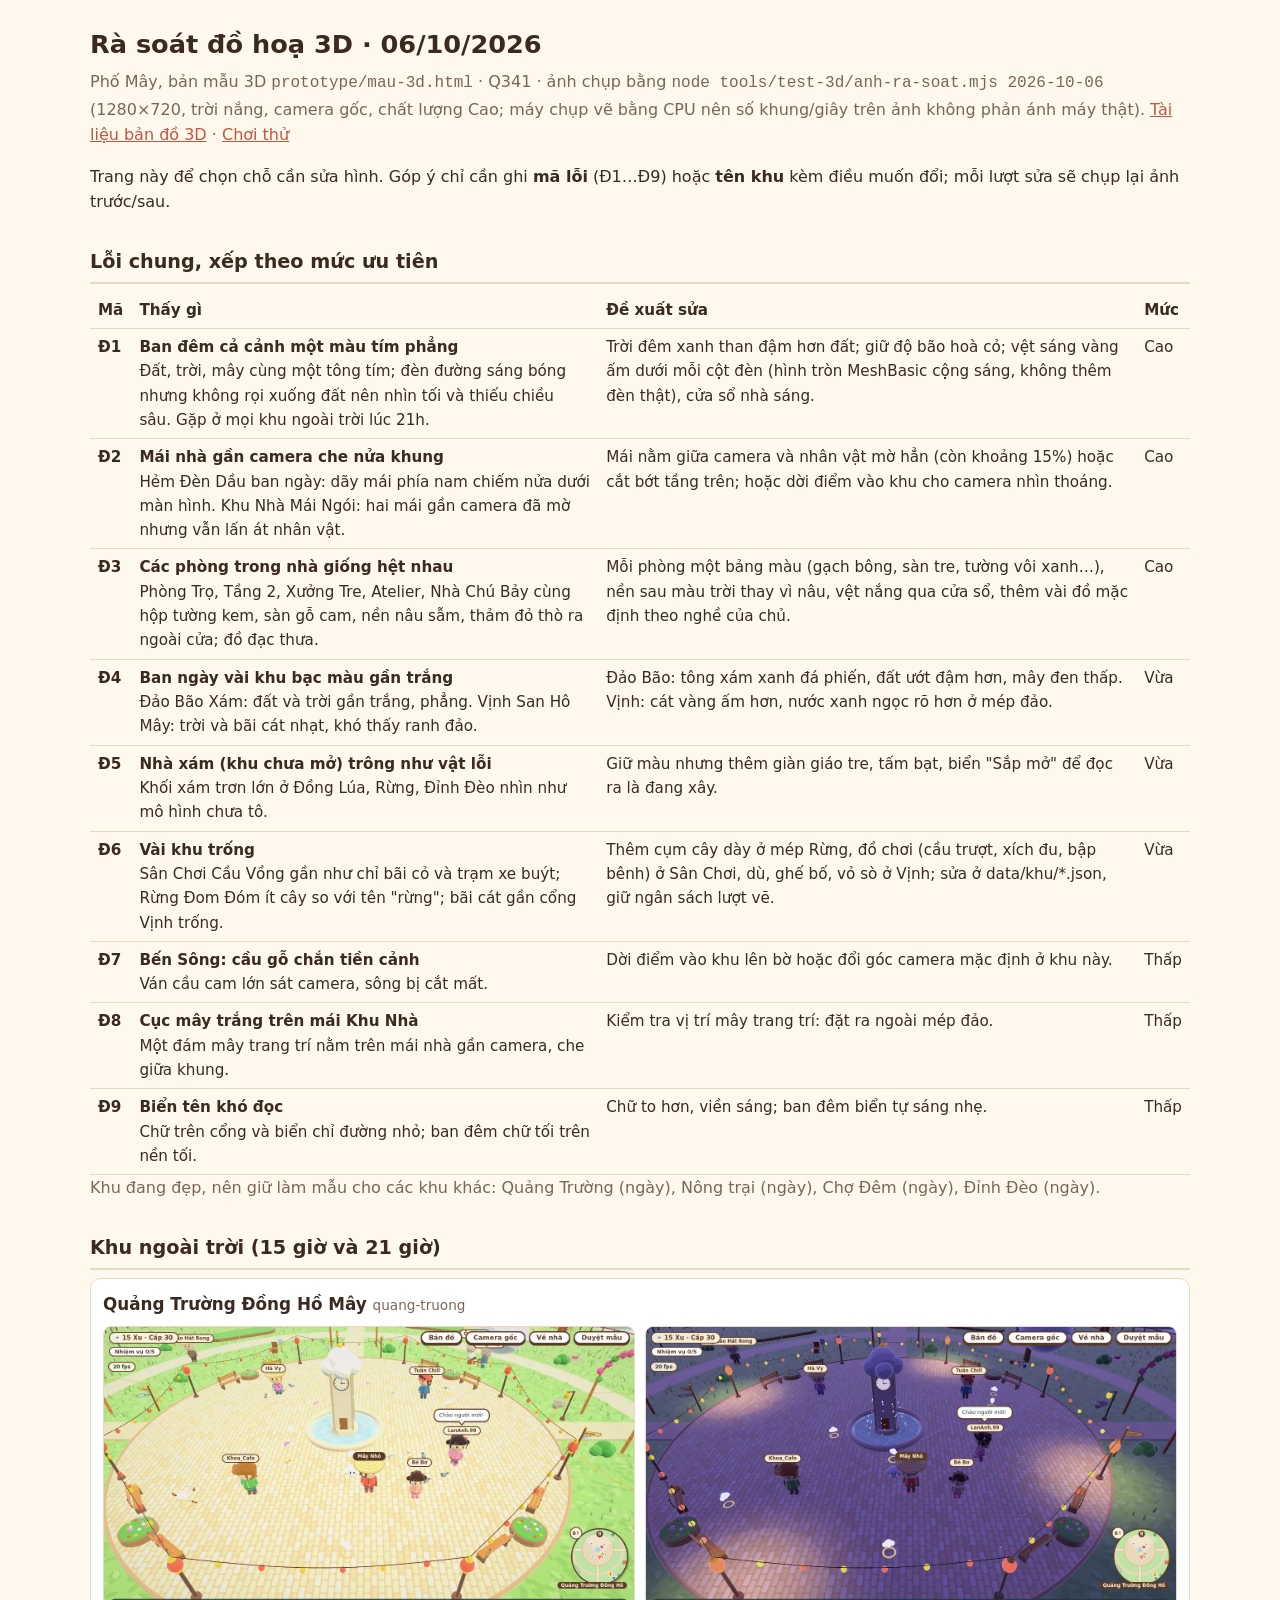
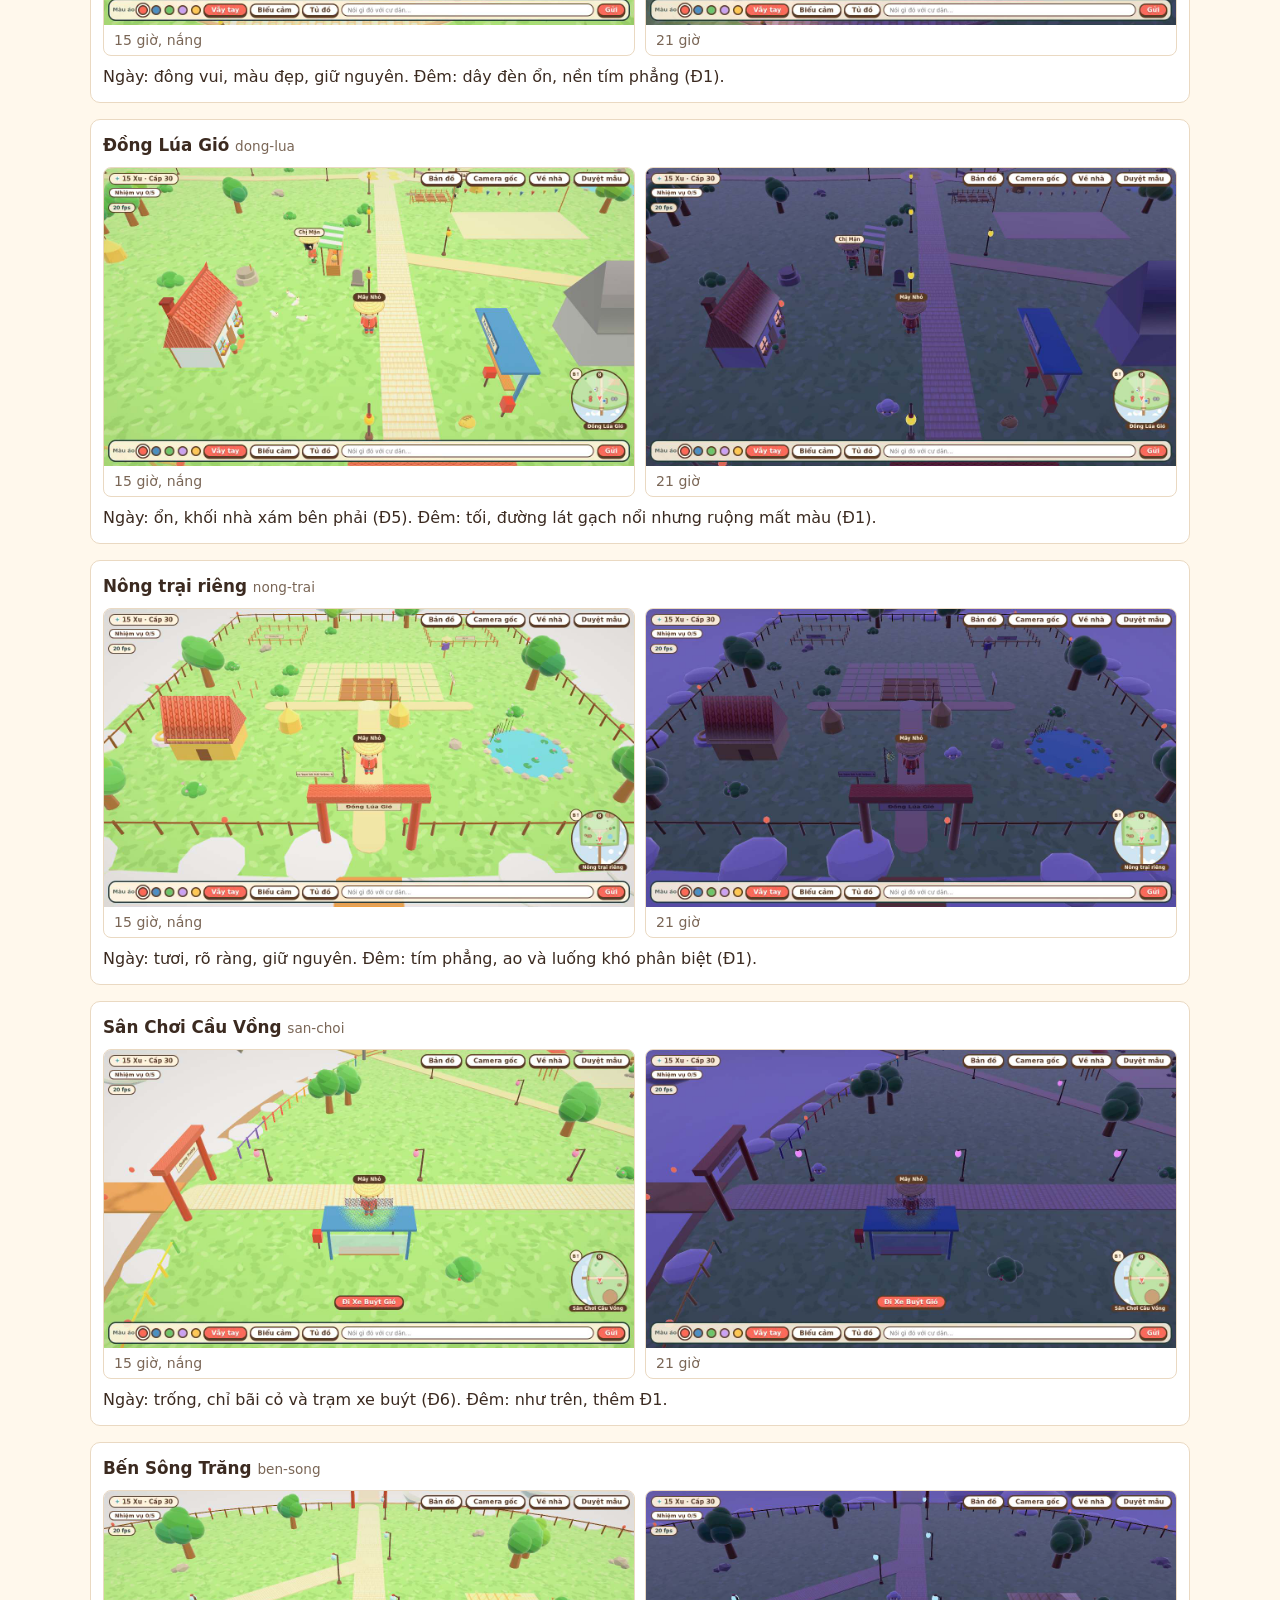
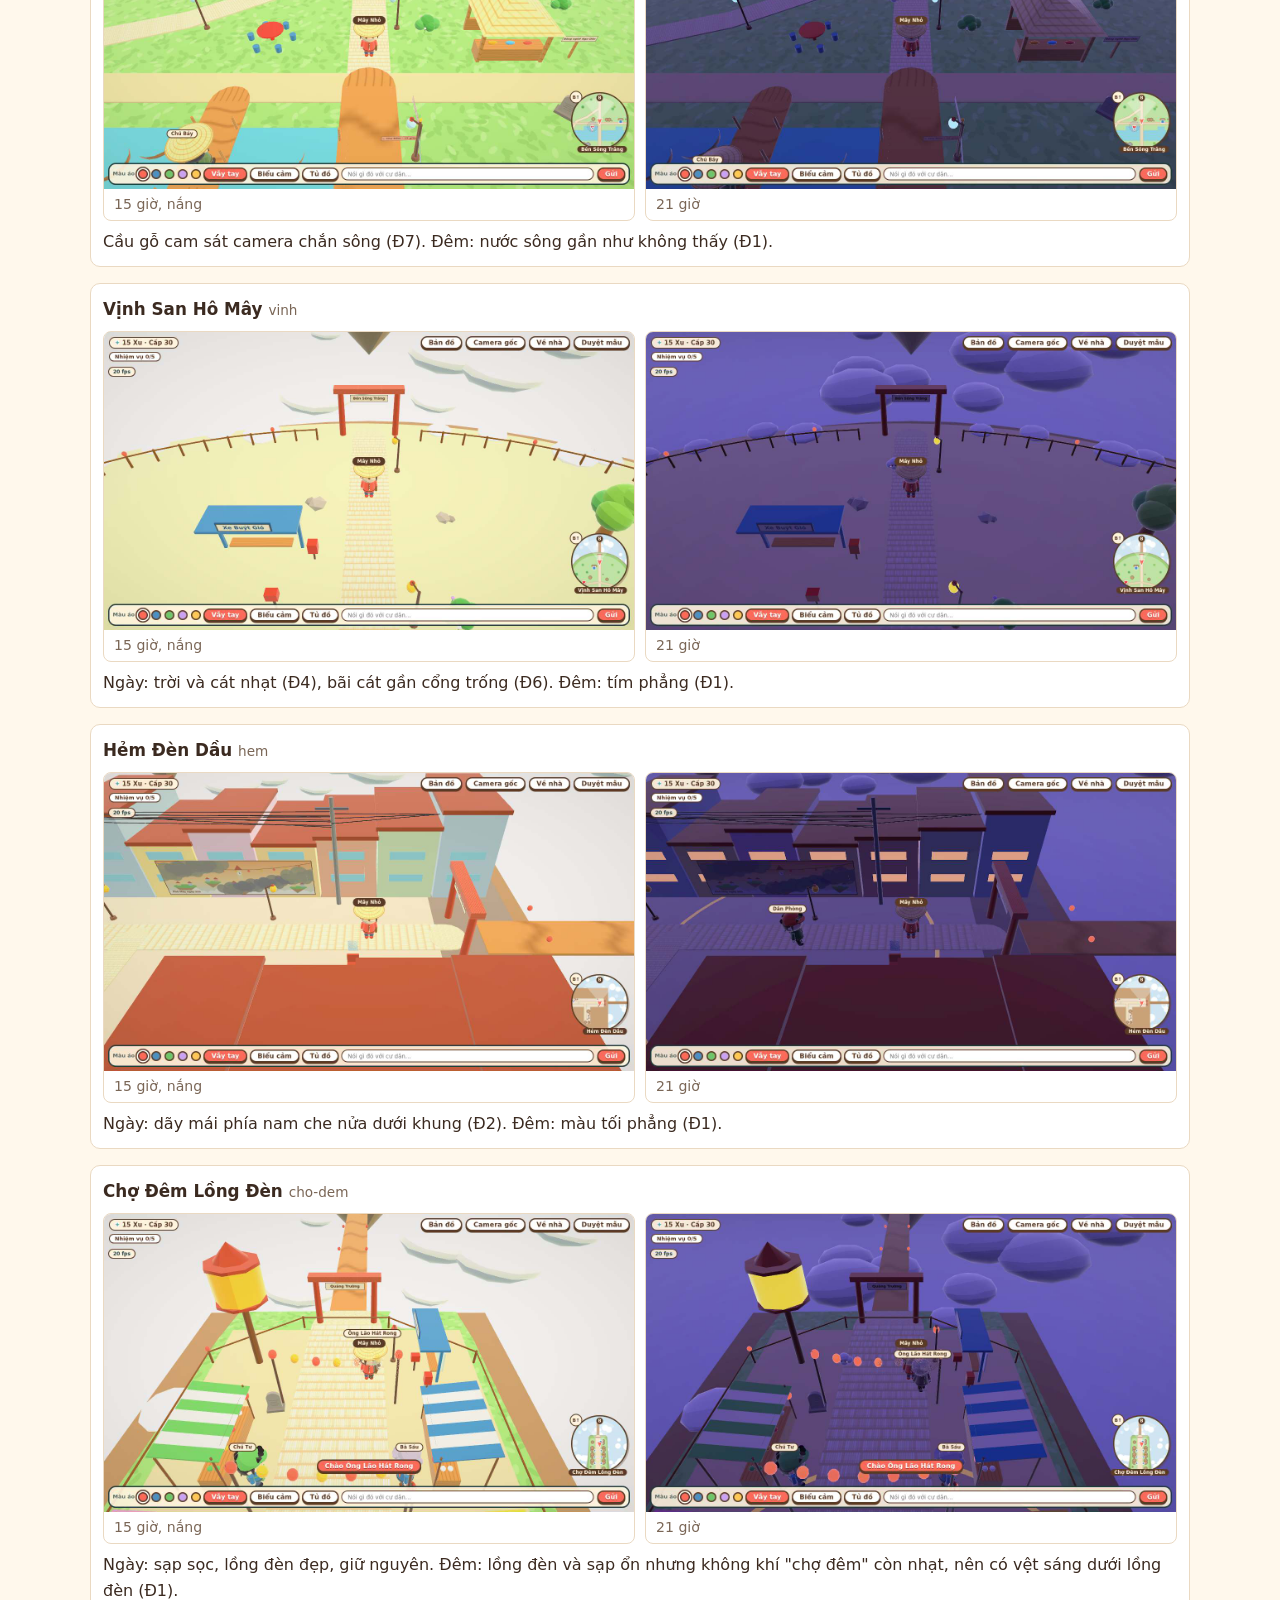
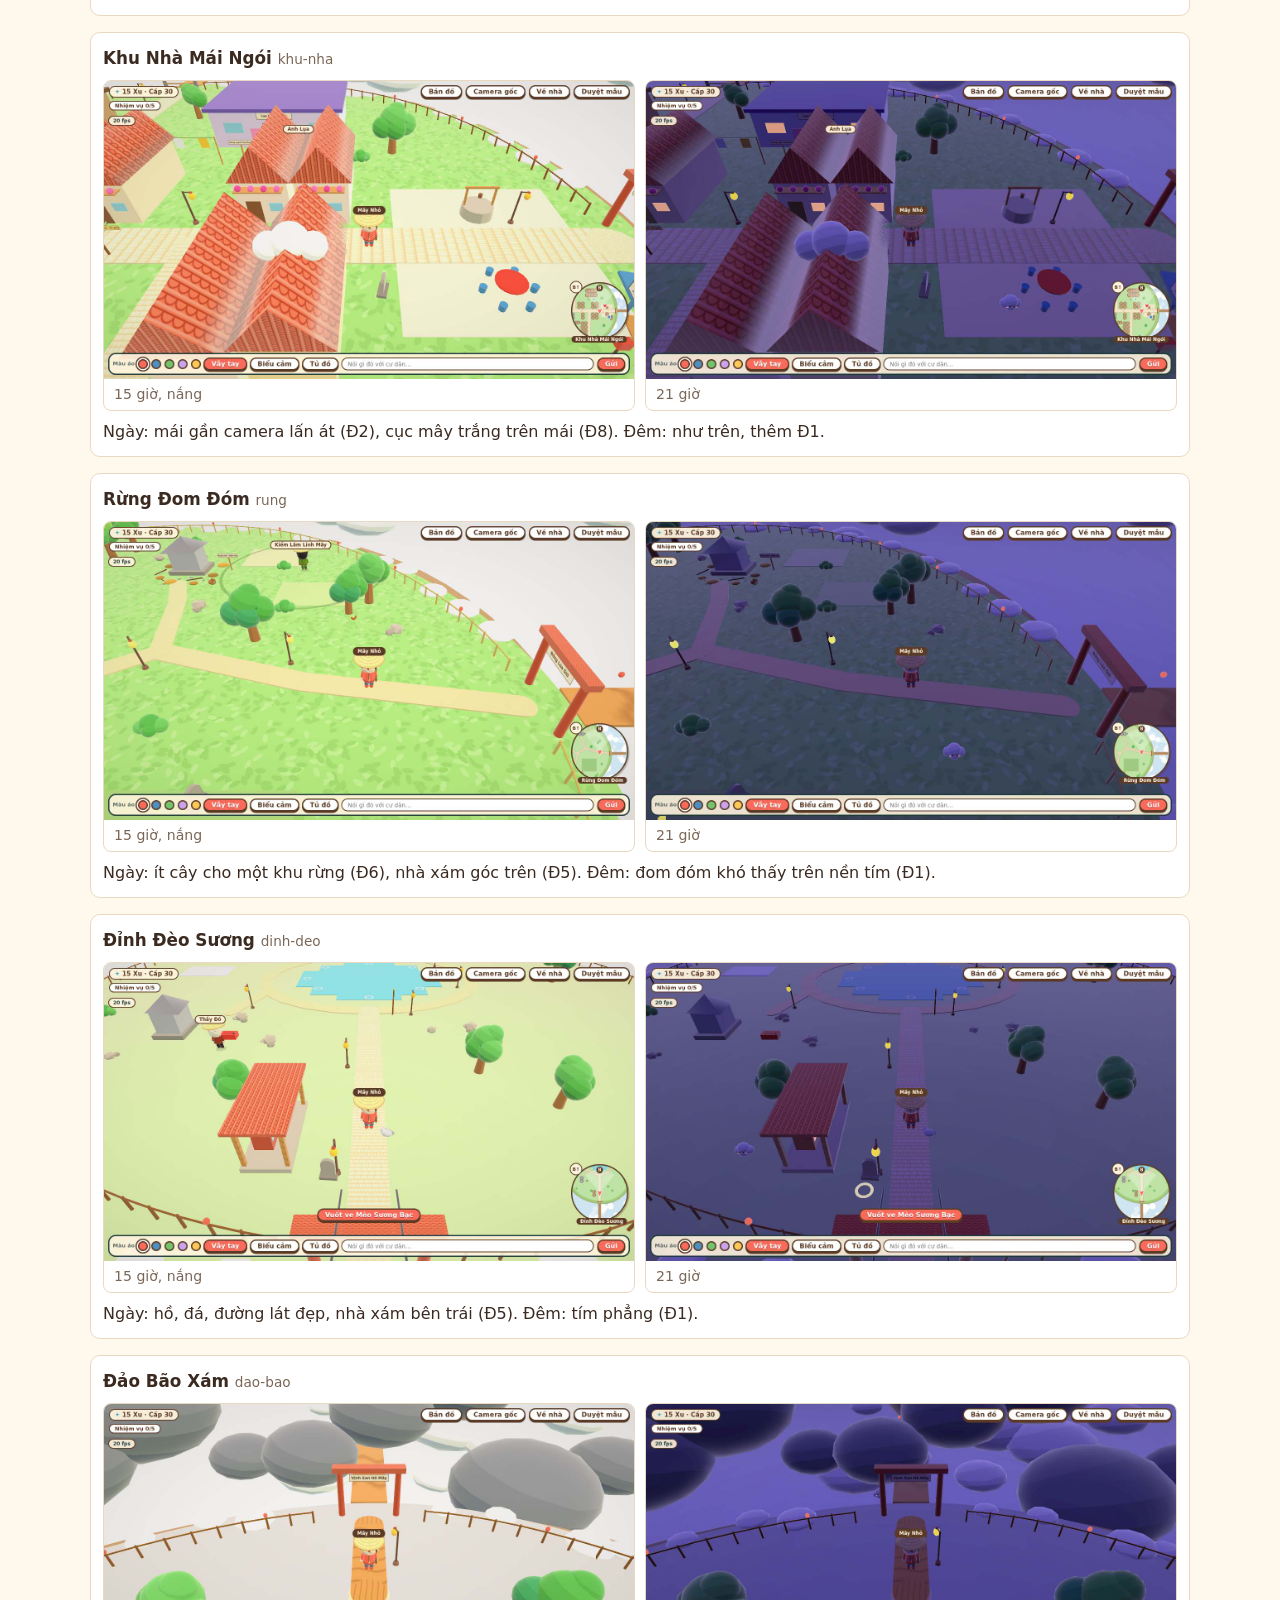
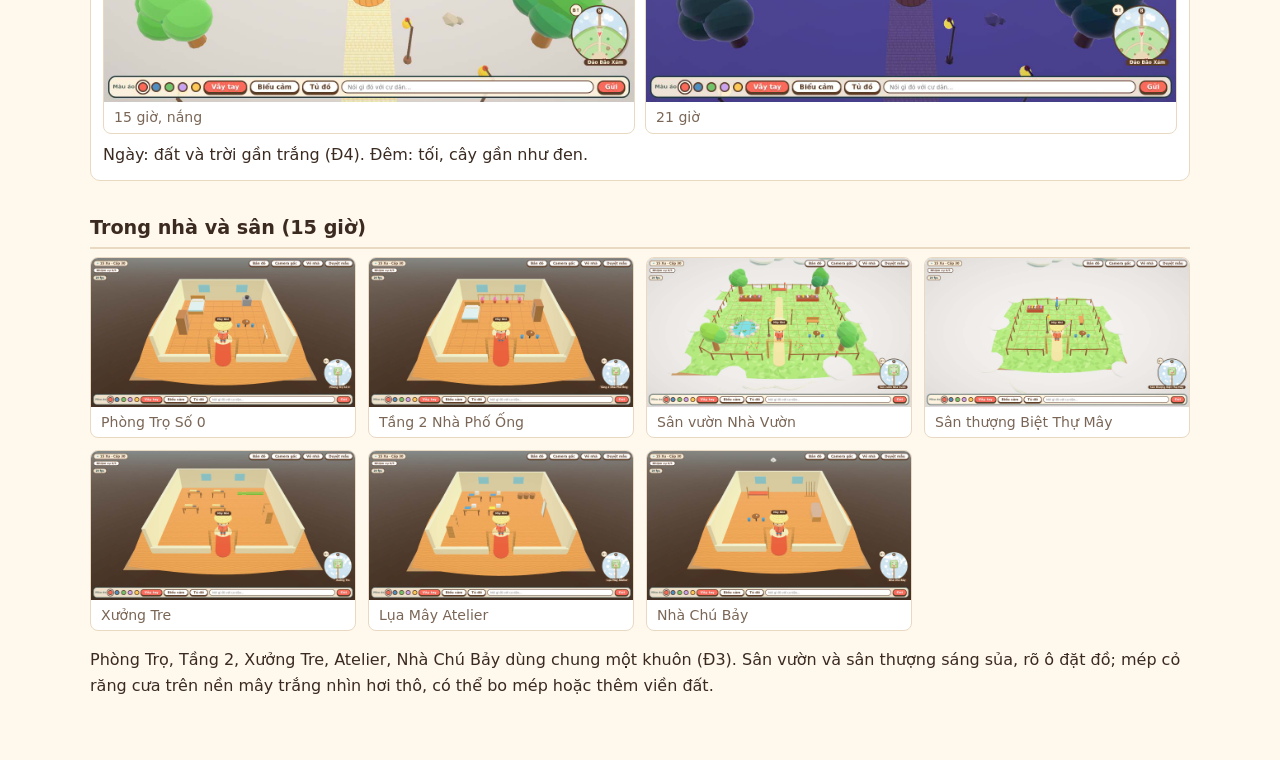
<file: docs/ra-soat-do-hoa/2026-10-06.html>
<!doctype html>
<html lang="vi">
<head>
<meta charset="utf-8">
<meta name="viewport" content="width=device-width, initial-scale=1">
<title>Rà soát đồ hoạ 3D</title>
<style>
  :root { --bg: #FFF8EC; --fg: #3B2A20; --muted: #7A6656; --card: #FFFFFF; --line: #EAD9C2; --accent: #C4553F; }
  @media (prefers-color-scheme: dark) { :root { --bg: #1E1A17; --fg: #F2E6D8; --muted: #B8A592; --card: #2A2420; --line: #4A3E35; --accent: #FF8A6E; } }
  body { margin: 0; background: var(--bg); color: var(--fg); font: 16px/1.6 system-ui, sans-serif; }
  main { max-width: 1100px; margin: 0 auto; padding: 24px 16px 48px; }
  h1 { font-size: 1.6rem; margin: 0 0 4px; } h2 { font-size: 1.2rem; margin: 32px 0 8px; border-bottom: 2px solid var(--line); padding-bottom: 4px; }
  h3 { font-size: 1.05rem; margin: 0 0 8px; } .ma { color: var(--muted); font-weight: 400; font-size: .85rem; }
  .sub { color: var(--muted); margin: 0 0 16px; }
  .khu { background: var(--card); border: 1px solid var(--line); border-radius: 10px; padding: 12px; margin: 0 0 16px; } .khu p { margin: 8px 0 0; }
  .cap { display: grid; grid-template-columns: repeat(auto-fit, minmax(280px, 1fr)); gap: 10px; }
  .anh { display: grid; grid-template-columns: repeat(auto-fit, minmax(240px, 1fr)); gap: 12px; }
  figure { margin: 0; border: 1px solid var(--line); border-radius: 8px; overflow: hidden; background: var(--card); }
  figure img { width: 100%; display: block; } figcaption { padding: 4px 10px; font-size: .88rem; color: var(--muted); }
  .bang { overflow-x: auto; } table { width: 100%; border-collapse: collapse; font-size: .95rem; min-width: 560px; } td, th { text-align: left; padding: 6px 8px; border-bottom: 1px solid var(--line); vertical-align: top; }
  a { color: var(--accent); }
</style>
</head>
<body>
<main>
<h1>Rà soát đồ hoạ 3D · 06/10/2026</h1>
<p class="sub">Phố Mây, bản mẫu 3D <code>prototype/mau-3d.html</code> · Q341 · ảnh chụp bằng <code>node tools/test-3d/anh-ra-soat.mjs 2026-10-06</code> (1280×720, trời nắng, camera gốc, chất lượng Cao; máy chụp vẽ bằng CPU nên số khung/giây trên ảnh không phản ánh máy thật). <a href="../ban-do-3d.html">Tài liệu bản đồ 3D</a> · <a href="../../mau-3d.html">Chơi thử</a></p>
<p>Trang này để chọn chỗ cần sửa hình. Góp ý chỉ cần ghi <b>mã lỗi</b> (Đ1…Đ9) hoặc <b>tên khu</b> kèm điều muốn đổi; mỗi lượt sửa sẽ chụp lại ảnh trước/sau.</p>

<h2>Lỗi chung, xếp theo mức ưu tiên</h2>
<div class="bang"><table><thead><tr><th>Mã</th><th>Thấy gì</th><th>Đề xuất sửa</th><th>Mức</th></tr></thead><tbody>
<tr><td><b>Đ1</b></td><td><b>Ban đêm cả cảnh một màu tím phẳng</b><br>Đất, trời, mây cùng một tông tím; đèn đường sáng bóng nhưng không rọi xuống đất nên nhìn tối và thiếu chiều sâu. Gặp ở mọi khu ngoài trời lúc 21h.</td><td>Trời đêm xanh than đậm hơn đất; giữ độ bão hoà cỏ; vệt sáng vàng ấm dưới mỗi cột đèn (hình tròn MeshBasic cộng sáng, không thêm đèn thật), cửa sổ nhà sáng.</td><td>Cao</td></tr><tr><td><b>Đ2</b></td><td><b>Mái nhà gần camera che nửa khung</b><br>Hẻm Đèn Dầu ban ngày: dãy mái phía nam chiếm nửa dưới màn hình. Khu Nhà Mái Ngói: hai mái gần camera đã mờ nhưng vẫn lấn át nhân vật.</td><td>Mái nằm giữa camera và nhân vật mờ hẳn (còn khoảng 15%) hoặc cắt bớt tầng trên; hoặc dời điểm vào khu cho camera nhìn thoáng.</td><td>Cao</td></tr><tr><td><b>Đ3</b></td><td><b>Các phòng trong nhà giống hệt nhau</b><br>Phòng Trọ, Tầng 2, Xưởng Tre, Atelier, Nhà Chú Bảy cùng hộp tường kem, sàn gỗ cam, nền nâu sẫm, thảm đỏ thò ra ngoài cửa; đồ đạc thưa.</td><td>Mỗi phòng một bảng màu (gạch bông, sàn tre, tường vôi xanh…), nền sau màu trời thay vì nâu, vệt nắng qua cửa sổ, thêm vài đồ mặc định theo nghề của chủ.</td><td>Cao</td></tr><tr><td><b>Đ4</b></td><td><b>Ban ngày vài khu bạc màu gần trắng</b><br>Đảo Bão Xám: đất và trời gần trắng, phẳng. Vịnh San Hô Mây: trời và bãi cát nhạt, khó thấy ranh đảo.</td><td>Đảo Bão: tông xám xanh đá phiến, đất ướt đậm hơn, mây đen thấp. Vịnh: cát vàng ấm hơn, nước xanh ngọc rõ hơn ở mép đảo.</td><td>Vừa</td></tr><tr><td><b>Đ5</b></td><td><b>Nhà xám (khu chưa mở) trông như vật lỗi</b><br>Khối xám trơn lớn ở Đồng Lúa, Rừng, Đỉnh Đèo nhìn như mô hình chưa tô.</td><td>Giữ màu nhưng thêm giàn giáo tre, tấm bạt, biển &quot;Sắp mở&quot; để đọc ra là đang xây.</td><td>Vừa</td></tr><tr><td><b>Đ6</b></td><td><b>Vài khu trống</b><br>Sân Chơi Cầu Vồng gần như chỉ bãi cỏ và trạm xe buýt; Rừng Đom Đóm ít cây so với tên &quot;rừng&quot;; bãi cát gần cổng Vịnh trống.</td><td>Thêm cụm cây dày ở mép Rừng, đồ chơi (cầu trượt, xích đu, bập bênh) ở Sân Chơi, dù, ghế bố, vỏ sò ở Vịnh; sửa ở data/khu/*.json, giữ ngân sách lượt vẽ.</td><td>Vừa</td></tr><tr><td><b>Đ7</b></td><td><b>Bến Sông: cầu gỗ chắn tiền cảnh</b><br>Ván cầu cam lớn sát camera, sông bị cắt mất.</td><td>Dời điểm vào khu lên bờ hoặc đổi góc camera mặc định ở khu này.</td><td>Thấp</td></tr><tr><td><b>Đ8</b></td><td><b>Cục mây trắng trên mái Khu Nhà</b><br>Một đám mây trang trí nằm trên mái nhà gần camera, che giữa khung.</td><td>Kiểm tra vị trí mây trang trí: đặt ra ngoài mép đảo.</td><td>Thấp</td></tr><tr><td><b>Đ9</b></td><td><b>Biển tên khó đọc</b><br>Chữ trên cổng và biển chỉ đường nhỏ; ban đêm chữ tối trên nền tối.</td><td>Chữ to hơn, viền sáng; ban đêm biển tự sáng nhẹ.</td><td>Thấp</td></tr>
</tbody></table></div>
<p class="sub">Khu đang đẹp, nên giữ làm mẫu cho các khu khác: Quảng Trường (ngày), Nông trại (ngày), Chợ Đêm (ngày), Đỉnh Đèo (ngày).</p>

<h2>Khu ngoài trời (15 giờ và 21 giờ)</h2>
<section class="khu" id="quang-truong"><h3>Quảng Trường Đồng Hồ Mây <span class="ma">quang-truong</span></h3><div class="cap"><figure><a href="anh/2026-10-06-quang-truong-ngay.jpg"><img loading="lazy" src="anh/2026-10-06-quang-truong-ngay.jpg" alt="Quảng Trường Đồng Hồ Mây lúc 15 giờ"></a><figcaption>15 giờ, nắng</figcaption></figure><figure><a href="anh/2026-10-06-quang-truong-dem.jpg"><img loading="lazy" src="anh/2026-10-06-quang-truong-dem.jpg" alt="Quảng Trường Đồng Hồ Mây lúc 21 giờ"></a><figcaption>21 giờ</figcaption></figure></div><p>Ngày: đông vui, màu đẹp, giữ nguyên. Đêm: dây đèn ổn, nền tím phẳng (Đ1).</p></section>
<section class="khu" id="dong-lua"><h3>Đồng Lúa Gió <span class="ma">dong-lua</span></h3><div class="cap"><figure><a href="anh/2026-10-06-dong-lua-ngay.jpg"><img loading="lazy" src="anh/2026-10-06-dong-lua-ngay.jpg" alt="Đồng Lúa Gió lúc 15 giờ"></a><figcaption>15 giờ, nắng</figcaption></figure><figure><a href="anh/2026-10-06-dong-lua-dem.jpg"><img loading="lazy" src="anh/2026-10-06-dong-lua-dem.jpg" alt="Đồng Lúa Gió lúc 21 giờ"></a><figcaption>21 giờ</figcaption></figure></div><p>Ngày: ổn, khối nhà xám bên phải (Đ5). Đêm: tối, đường lát gạch nổi nhưng ruộng mất màu (Đ1).</p></section>
<section class="khu" id="nong-trai"><h3>Nông trại riêng <span class="ma">nong-trai</span></h3><div class="cap"><figure><a href="anh/2026-10-06-nong-trai-ngay.jpg"><img loading="lazy" src="anh/2026-10-06-nong-trai-ngay.jpg" alt="Nông trại riêng lúc 15 giờ"></a><figcaption>15 giờ, nắng</figcaption></figure><figure><a href="anh/2026-10-06-nong-trai-dem.jpg"><img loading="lazy" src="anh/2026-10-06-nong-trai-dem.jpg" alt="Nông trại riêng lúc 21 giờ"></a><figcaption>21 giờ</figcaption></figure></div><p>Ngày: tươi, rõ ràng, giữ nguyên. Đêm: tím phẳng, ao và luống khó phân biệt (Đ1).</p></section>
<section class="khu" id="san-choi"><h3>Sân Chơi Cầu Vồng <span class="ma">san-choi</span></h3><div class="cap"><figure><a href="anh/2026-10-06-san-choi-ngay.jpg"><img loading="lazy" src="anh/2026-10-06-san-choi-ngay.jpg" alt="Sân Chơi Cầu Vồng lúc 15 giờ"></a><figcaption>15 giờ, nắng</figcaption></figure><figure><a href="anh/2026-10-06-san-choi-dem.jpg"><img loading="lazy" src="anh/2026-10-06-san-choi-dem.jpg" alt="Sân Chơi Cầu Vồng lúc 21 giờ"></a><figcaption>21 giờ</figcaption></figure></div><p>Ngày: trống, chỉ bãi cỏ và trạm xe buýt (Đ6). Đêm: như trên, thêm Đ1.</p></section>
<section class="khu" id="ben-song"><h3>Bến Sông Trăng <span class="ma">ben-song</span></h3><div class="cap"><figure><a href="anh/2026-10-06-ben-song-ngay.jpg"><img loading="lazy" src="anh/2026-10-06-ben-song-ngay.jpg" alt="Bến Sông Trăng lúc 15 giờ"></a><figcaption>15 giờ, nắng</figcaption></figure><figure><a href="anh/2026-10-06-ben-song-dem.jpg"><img loading="lazy" src="anh/2026-10-06-ben-song-dem.jpg" alt="Bến Sông Trăng lúc 21 giờ"></a><figcaption>21 giờ</figcaption></figure></div><p>Cầu gỗ cam sát camera chắn sông (Đ7). Đêm: nước sông gần như không thấy (Đ1).</p></section>
<section class="khu" id="vinh"><h3>Vịnh San Hô Mây <span class="ma">vinh</span></h3><div class="cap"><figure><a href="anh/2026-10-06-vinh-ngay.jpg"><img loading="lazy" src="anh/2026-10-06-vinh-ngay.jpg" alt="Vịnh San Hô Mây lúc 15 giờ"></a><figcaption>15 giờ, nắng</figcaption></figure><figure><a href="anh/2026-10-06-vinh-dem.jpg"><img loading="lazy" src="anh/2026-10-06-vinh-dem.jpg" alt="Vịnh San Hô Mây lúc 21 giờ"></a><figcaption>21 giờ</figcaption></figure></div><p>Ngày: trời và cát nhạt (Đ4), bãi cát gần cổng trống (Đ6). Đêm: tím phẳng (Đ1).</p></section>
<section class="khu" id="hem"><h3>Hẻm Đèn Dầu <span class="ma">hem</span></h3><div class="cap"><figure><a href="anh/2026-10-06-hem-ngay.jpg"><img loading="lazy" src="anh/2026-10-06-hem-ngay.jpg" alt="Hẻm Đèn Dầu lúc 15 giờ"></a><figcaption>15 giờ, nắng</figcaption></figure><figure><a href="anh/2026-10-06-hem-dem.jpg"><img loading="lazy" src="anh/2026-10-06-hem-dem.jpg" alt="Hẻm Đèn Dầu lúc 21 giờ"></a><figcaption>21 giờ</figcaption></figure></div><p>Ngày: dãy mái phía nam che nửa dưới khung (Đ2). Đêm: màu tối phẳng (Đ1).</p></section>
<section class="khu" id="cho-dem"><h3>Chợ Đêm Lồng Đèn <span class="ma">cho-dem</span></h3><div class="cap"><figure><a href="anh/2026-10-06-cho-dem-ngay.jpg"><img loading="lazy" src="anh/2026-10-06-cho-dem-ngay.jpg" alt="Chợ Đêm Lồng Đèn lúc 15 giờ"></a><figcaption>15 giờ, nắng</figcaption></figure><figure><a href="anh/2026-10-06-cho-dem-dem.jpg"><img loading="lazy" src="anh/2026-10-06-cho-dem-dem.jpg" alt="Chợ Đêm Lồng Đèn lúc 21 giờ"></a><figcaption>21 giờ</figcaption></figure></div><p>Ngày: sạp sọc, lồng đèn đẹp, giữ nguyên. Đêm: lồng đèn và sạp ổn nhưng không khí &quot;chợ đêm&quot; còn nhạt, nên có vệt sáng dưới lồng đèn (Đ1).</p></section>
<section class="khu" id="khu-nha"><h3>Khu Nhà Mái Ngói <span class="ma">khu-nha</span></h3><div class="cap"><figure><a href="anh/2026-10-06-khu-nha-ngay.jpg"><img loading="lazy" src="anh/2026-10-06-khu-nha-ngay.jpg" alt="Khu Nhà Mái Ngói lúc 15 giờ"></a><figcaption>15 giờ, nắng</figcaption></figure><figure><a href="anh/2026-10-06-khu-nha-dem.jpg"><img loading="lazy" src="anh/2026-10-06-khu-nha-dem.jpg" alt="Khu Nhà Mái Ngói lúc 21 giờ"></a><figcaption>21 giờ</figcaption></figure></div><p>Ngày: mái gần camera lấn át (Đ2), cục mây trắng trên mái (Đ8). Đêm: như trên, thêm Đ1.</p></section>
<section class="khu" id="rung"><h3>Rừng Đom Đóm <span class="ma">rung</span></h3><div class="cap"><figure><a href="anh/2026-10-06-rung-ngay.jpg"><img loading="lazy" src="anh/2026-10-06-rung-ngay.jpg" alt="Rừng Đom Đóm lúc 15 giờ"></a><figcaption>15 giờ, nắng</figcaption></figure><figure><a href="anh/2026-10-06-rung-dem.jpg"><img loading="lazy" src="anh/2026-10-06-rung-dem.jpg" alt="Rừng Đom Đóm lúc 21 giờ"></a><figcaption>21 giờ</figcaption></figure></div><p>Ngày: ít cây cho một khu rừng (Đ6), nhà xám góc trên (Đ5). Đêm: đom đóm khó thấy trên nền tím (Đ1).</p></section>
<section class="khu" id="dinh-deo"><h3>Đỉnh Đèo Sương <span class="ma">dinh-deo</span></h3><div class="cap"><figure><a href="anh/2026-10-06-dinh-deo-ngay.jpg"><img loading="lazy" src="anh/2026-10-06-dinh-deo-ngay.jpg" alt="Đỉnh Đèo Sương lúc 15 giờ"></a><figcaption>15 giờ, nắng</figcaption></figure><figure><a href="anh/2026-10-06-dinh-deo-dem.jpg"><img loading="lazy" src="anh/2026-10-06-dinh-deo-dem.jpg" alt="Đỉnh Đèo Sương lúc 21 giờ"></a><figcaption>21 giờ</figcaption></figure></div><p>Ngày: hồ, đá, đường lát đẹp, nhà xám bên trái (Đ5). Đêm: tím phẳng (Đ1).</p></section>
<section class="khu" id="dao-bao"><h3>Đảo Bão Xám <span class="ma">dao-bao</span></h3><div class="cap"><figure><a href="anh/2026-10-06-dao-bao-ngay.jpg"><img loading="lazy" src="anh/2026-10-06-dao-bao-ngay.jpg" alt="Đảo Bão Xám lúc 15 giờ"></a><figcaption>15 giờ, nắng</figcaption></figure><figure><a href="anh/2026-10-06-dao-bao-dem.jpg"><img loading="lazy" src="anh/2026-10-06-dao-bao-dem.jpg" alt="Đảo Bão Xám lúc 21 giờ"></a><figcaption>21 giờ</figcaption></figure></div><p>Ngày: đất và trời gần trắng (Đ4). Đêm: tối, cây gần như đen.</p></section>

<h2>Trong nhà và sân (15 giờ)</h2>
<div class="anh"><figure><a href="anh/2026-10-06-phong-tro-ngay.jpg"><img loading="lazy" src="anh/2026-10-06-phong-tro-ngay.jpg" alt="Phòng Trọ Số 0"></a><figcaption>Phòng Trọ Số 0</figcaption></figure><figure><a href="anh/2026-10-06-lau-nha-ngay.jpg"><img loading="lazy" src="anh/2026-10-06-lau-nha-ngay.jpg" alt="Tầng 2 Nhà Phố Ống"></a><figcaption>Tầng 2 Nhà Phố Ống</figcaption></figure><figure><a href="anh/2026-10-06-san-vuon-ngay.jpg"><img loading="lazy" src="anh/2026-10-06-san-vuon-ngay.jpg" alt="Sân vườn Nhà Vườn"></a><figcaption>Sân vườn Nhà Vườn</figcaption></figure><figure><a href="anh/2026-10-06-san-thuong-ngay.jpg"><img loading="lazy" src="anh/2026-10-06-san-thuong-ngay.jpg" alt="Sân thượng Biệt Thự Mây"></a><figcaption>Sân thượng Biệt Thự Mây</figcaption></figure><figure><a href="anh/2026-10-06-xuong-tre-ngay.jpg"><img loading="lazy" src="anh/2026-10-06-xuong-tre-ngay.jpg" alt="Xưởng Tre"></a><figcaption>Xưởng Tre</figcaption></figure><figure><a href="anh/2026-10-06-atelier-ngay.jpg"><img loading="lazy" src="anh/2026-10-06-atelier-ngay.jpg" alt="Lụa Mây Atelier"></a><figcaption>Lụa Mây Atelier</figcaption></figure><figure><a href="anh/2026-10-06-nha-chu-bay-ngay.jpg"><img loading="lazy" src="anh/2026-10-06-nha-chu-bay-ngay.jpg" alt="Nhà Chú Bảy"></a><figcaption>Nhà Chú Bảy</figcaption></figure></div>
<p>Phòng Trọ, Tầng 2, Xưởng Tre, Atelier, Nhà Chú Bảy dùng chung một khuôn (Đ3). Sân vườn và sân thượng sáng sủa, rõ ô đặt đồ; mép cỏ răng cưa trên nền mây trắng nhìn hơi thô, có thể bo mép hoặc thêm viền đất.</p>
</main>
</body>
</html>
</file>
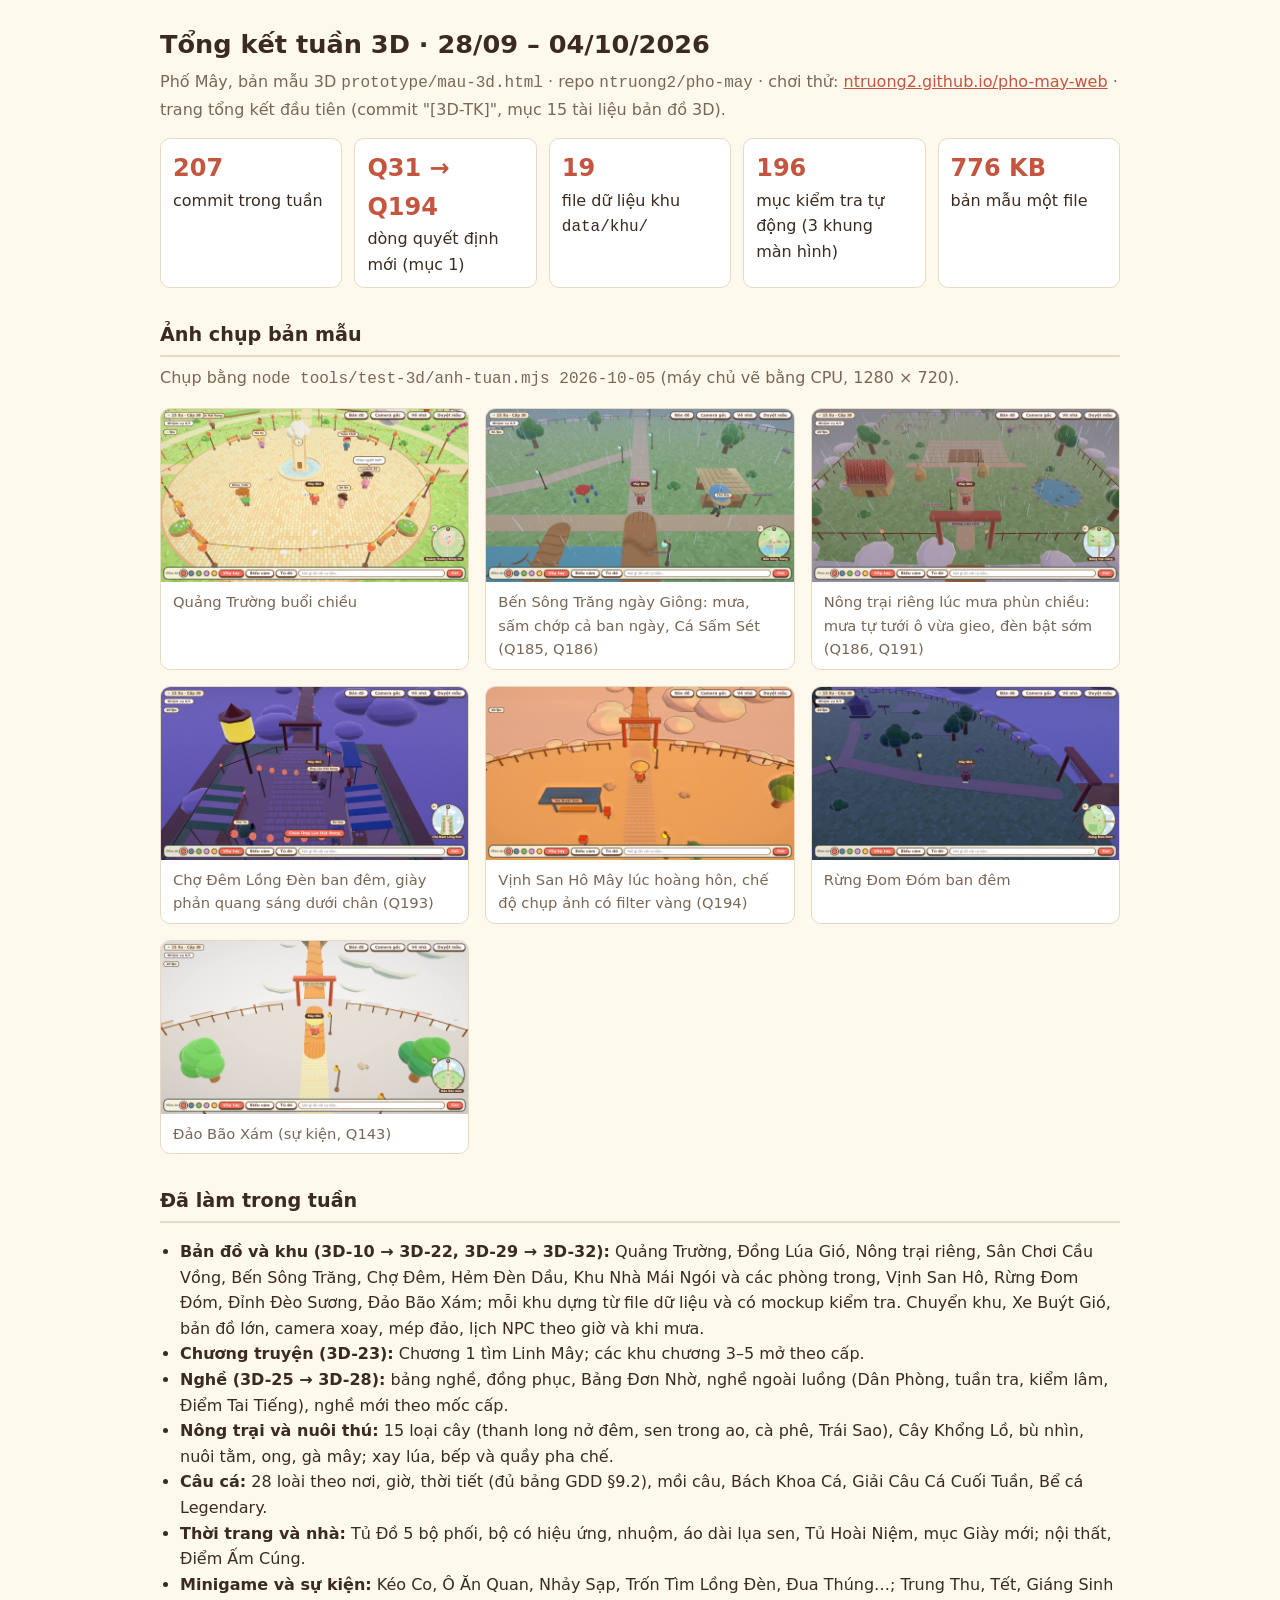
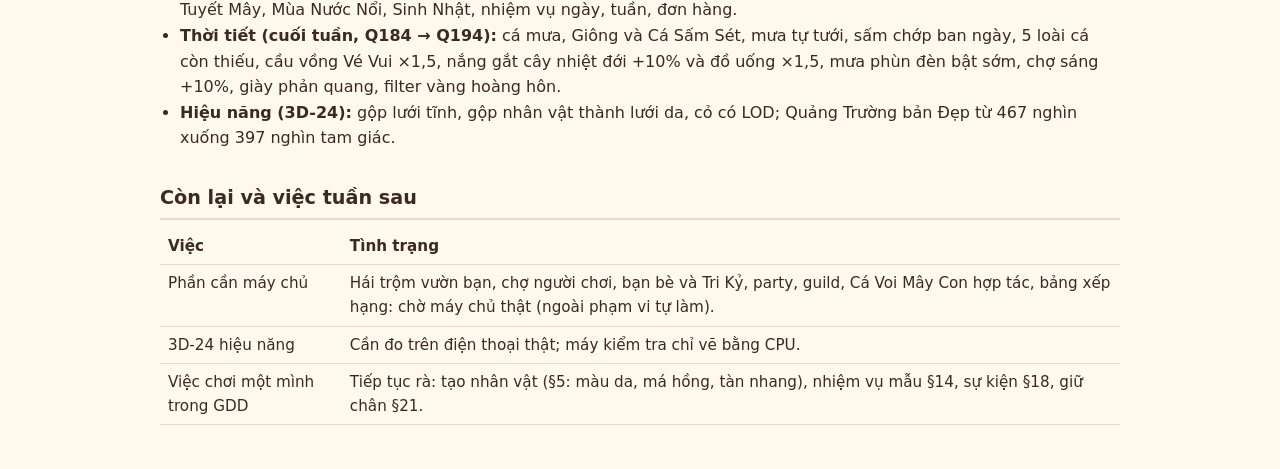
<file: docs/tong-ket/tuan-2026-10-05.html>
<!doctype html>
<html lang="vi">
<head>
<meta charset="utf-8">
<meta name="viewport" content="width=device-width, initial-scale=1">
<title>Tổng kết tuần 3D</title>
<style>
  :root { --bg: #FFF8EC; --fg: #3B2A20; --muted: #7A6656; --card: #FFFFFF; --line: #EAD9C2; --accent: #C4553F; }
  @media (prefers-color-scheme: dark) { :root { --bg: #1E1A17; --fg: #F2E6D8; --muted: #B8A592; --card: #2A2420; --line: #4A3E35; --accent: #FF8A6E; } }
  body { margin: 0; background: var(--bg); color: var(--fg); font: 16px/1.6 system-ui, sans-serif; }
  main { max-width: 960px; margin: 0 auto; padding: 24px 16px 48px; }
  h1 { font-size: 1.6rem; margin: 0 0 4px; } h2 { font-size: 1.2rem; margin: 32px 0 8px; border-bottom: 2px solid var(--line); padding-bottom: 4px; }
  .sub { color: var(--muted); margin: 0 0 16px; }
  .so { display: grid; grid-template-columns: repeat(auto-fit, minmax(140px, 1fr)); gap: 12px; }
  .so div { background: var(--card); border: 1px solid var(--line); border-radius: 10px; padding: 10px 12px; }
  .so b { display: block; font-size: 1.5rem; color: var(--accent); }
  .anh { display: grid; grid-template-columns: repeat(auto-fit, minmax(280px, 1fr)); gap: 16px; }
  figure { margin: 0; background: var(--card); border: 1px solid var(--line); border-radius: 10px; overflow: hidden; }
  figure img { width: 100%; display: block; } figcaption { padding: 8px 12px; font-size: .92rem; color: var(--muted); }
  table { width: 100%; border-collapse: collapse; font-size: .95rem; } td, th { text-align: left; padding: 6px 8px; border-bottom: 1px solid var(--line); vertical-align: top; }
  ul { padding-left: 20px; } a { color: var(--accent); }
</style>
</head>
<body>
<main>
<h1>Tổng kết tuần 3D · 28/09 – 04/10/2026</h1>
<p class="sub">Phố Mây, bản mẫu 3D <code>prototype/mau-3d.html</code> · repo <code>ntruong2/pho-may</code> · chơi thử: <a href="https://ntruong2.github.io/pho-may-web/mau-3d.html">ntruong2.github.io/pho-may-web</a> · trang tổng kết đầu tiên (commit "[3D-TK]", mục 15 tài liệu bản đồ 3D).</p>

<div class="so">
  <div><b>207</b>commit trong tuần</div>
  <div><b>Q31 → Q194</b>dòng quyết định mới (mục 1)</div>
  <div><b>19</b>file dữ liệu khu <code>data/khu/</code></div>
  <div><b>196</b>mục kiểm tra tự động (3 khung màn hình)</div>
  <div><b>776 KB</b>bản mẫu một file</div>
</div>

<h2>Ảnh chụp bản mẫu</h2>
<p class="sub">Chụp bằng <code>node tools/test-3d/anh-tuan.mjs 2026-10-05</code> (máy chủ vẽ bằng CPU, 1280 × 720).</p>
<div class="anh">
  <figure><img src="anh/2026-10-05-quang-truong.jpg" alt="Quảng Trường buổi chiều"><figcaption>Quảng Trường buổi chiều</figcaption></figure>
  <figure><img src="anh/2026-10-05-ben-song-giong.jpg" alt="Bến Sông Trăng ngày Giông"><figcaption>Bến Sông Trăng ngày Giông: mưa, sấm chớp cả ban ngày, Cá Sấm Sét (Q185, Q186)</figcaption></figure>
  <figure><img src="anh/2026-10-05-nong-trai-mua.jpg" alt="Nông trại lúc mưa phùn"><figcaption>Nông trại riêng lúc mưa phùn chiều: mưa tự tưới ô vừa gieo, đèn bật sớm (Q186, Q191)</figcaption></figure>
  <figure><img src="anh/2026-10-05-cho-dem-giay.jpg" alt="Chợ Đêm ban đêm"><figcaption>Chợ Đêm Lồng Đèn ban đêm, giày phản quang sáng dưới chân (Q193)</figcaption></figure>
  <figure><img src="anh/2026-10-05-vinh-hoang-hon.jpg" alt="Vịnh San Hô lúc hoàng hôn"><figcaption>Vịnh San Hô Mây lúc hoàng hôn, chế độ chụp ảnh có filter vàng (Q194)</figcaption></figure>
  <figure><img src="anh/2026-10-05-rung-dem.jpg" alt="Rừng Đom Đóm ban đêm"><figcaption>Rừng Đom Đóm ban đêm</figcaption></figure>
  <figure><img src="anh/2026-10-05-dao-bao.jpg" alt="Đảo Bão Xám"><figcaption>Đảo Bão Xám (sự kiện, Q143)</figcaption></figure>
</div>

<h2>Đã làm trong tuần</h2>
<ul>
  <li><b>Bản đồ và khu (3D-10 → 3D-22, 3D-29 → 3D-32):</b> Quảng Trường, Đồng Lúa Gió, Nông trại riêng, Sân Chơi Cầu Vồng, Bến Sông Trăng, Chợ Đêm, Hẻm Đèn Dầu, Khu Nhà Mái Ngói và các phòng trong, Vịnh San Hô, Rừng Đom Đóm, Đỉnh Đèo Sương, Đảo Bão Xám; mỗi khu dựng từ file dữ liệu và có mockup kiểm tra. Chuyển khu, Xe Buýt Gió, bản đồ lớn, camera xoay, mép đảo, lịch NPC theo giờ và khi mưa.</li>
  <li><b>Chương truyện (3D-23):</b> Chương 1 tìm Linh Mây; các khu chương 3–5 mở theo cấp.</li>
  <li><b>Nghề (3D-25 → 3D-28):</b> bảng nghề, đồng phục, Bảng Đơn Nhờ, nghề ngoài luồng (Dân Phòng, tuần tra, kiểm lâm, Điểm Tai Tiếng), nghề mới theo mốc cấp.</li>
  <li><b>Nông trại và nuôi thú:</b> 15 loại cây (thanh long nở đêm, sen trong ao, cà phê, Trái Sao), Cây Khổng Lồ, bù nhìn, nuôi tằm, ong, gà mây; xay lúa, bếp và quầy pha chế.</li>
  <li><b>Câu cá:</b> 28 loài theo nơi, giờ, thời tiết (đủ bảng GDD §9.2), mồi câu, Bách Khoa Cá, Giải Câu Cá Cuối Tuần, Bể cá Legendary.</li>
  <li><b>Thời trang và nhà:</b> Tủ Đồ 5 bộ phối, bộ có hiệu ứng, nhuộm, áo dài lụa sen, Tủ Hoài Niệm, mục Giày mới; nội thất, Điểm Ấm Cúng.</li>
  <li><b>Minigame và sự kiện:</b> Kéo Co, Ô Ăn Quan, Nhảy Sạp, Trốn Tìm Lồng Đèn, Đua Thúng…; Trung Thu, Tết, Giáng Sinh Tuyết Mây, Mùa Nước Nổi, Sinh Nhật, nhiệm vụ ngày, tuần, đơn hàng.</li>
  <li><b>Thời tiết (cuối tuần, Q184 → Q194):</b> cá mưa, Giông và Cá Sấm Sét, mưa tự tưới, sấm chớp ban ngày, 5 loài cá còn thiếu, cầu vồng Vé Vui ×1,5, nắng gắt cây nhiệt đới +10% và đồ uống ×1,5, mưa phùn đèn bật sớm, chợ sáng +10%, giày phản quang, filter vàng hoàng hôn.</li>
  <li><b>Hiệu năng (3D-24):</b> gộp lưới tĩnh, gộp nhân vật thành lưới da, cỏ có LOD; Quảng Trường bản Đẹp từ 467 nghìn xuống 397 nghìn tam giác.</li>
</ul>

<h2>Còn lại và việc tuần sau</h2>
<table>
  <tr><th>Việc</th><th>Tình trạng</th></tr>
  <tr><td>Phần cần máy chủ</td><td>Hái trộm vườn bạn, chợ người chơi, bạn bè và Tri Kỷ, party, guild, Cá Voi Mây Con hợp tác, bảng xếp hạng: chờ máy chủ thật (ngoài phạm vi tự làm).</td></tr>
  <tr><td>3D-24 hiệu năng</td><td>Cần đo trên điện thoại thật; máy kiểm tra chỉ vẽ bằng CPU.</td></tr>
  <tr><td>Việc chơi một mình trong GDD</td><td>Tiếp tục rà: tạo nhân vật (§5: màu da, má hồng, tàn nhang), nhiệm vụ mẫu §14, sự kiện §18, giữ chân §21.</td></tr>
</table>
</main>
</body>
</html>
</file>
<file: studio/studio.css>
:root { --nen: #FFF8EC; --giay: #FFFFFF; --chu: #3B2A20; --mo: #7A6A5E; --vien: #E6D9C3; --nhan: #1F6FEB; --do: #E0403A; --nut: #F4EBDD; --chinh: #E0735A; --chinh-2: #C4553F; --nhat-chinh: #FFE3D6; --vang: #B7791F; --xanh: #3F8F5A; --canh: #FFF1D6; color-scheme: light; }
@media (prefers-color-scheme: dark) { :root:not([data-theme="light"]) { --nen: #1E1A17; --giay: #2A2521; --chu: #F2E8DC; --mo: #B5A898; --vien: #43392F; --nut: #3A322B; --nhat-chinh: #4A2E24; --canh: #3A3020; color-scheme: dark; } }
:root[data-theme="dark"] { --nen: #1E1A17; --giay: #2A2521; --chu: #F2E8DC; --mo: #B5A898; --vien: #43392F; --nut: #3A322B; --nhat-chinh: #4A2E24; --canh: #3A3020; color-scheme: dark; }
* { box-sizing: border-box; }
html, body { margin: 0; height: 100%; }
body { background: var(--nen); color: var(--chu); font: 14px/1.45 system-ui, -apple-system, "Segoe UI", sans-serif; display: flex; flex-direction: column; overflow: hidden; }
button { font: inherit; color: inherit; background: var(--nut); border: 1px solid var(--vien); border-radius: 8px; padding: 5px 10px; cursor: pointer; min-height: 32px; }
button:hover { border-color: var(--nhan); }
button.chon, button.chinh { background: var(--nhan); color: #fff; border-color: var(--nhan); }
input, select, textarea { font: inherit; color: inherit; background: var(--giay); border: 1px solid var(--vien); border-radius: 6px; padding: 4px 6px; min-width: 0; }
textarea { width: 100%; font: 12px/1.35 ui-monospace, monospace; resize: vertical; }
.sai, textarea.sai { border-color: var(--do); background: #fde8e6; }
h3 { margin: 14px 0 6px; font-size: 14px; } h4 { margin: 12px 0 4px; font-size: 13px; color: var(--mo); }
.nho { font-size: 12px; color: var(--mo); margin: 4px 0; }
.hang { display: flex; gap: 6px; align-items: center; flex-wrap: wrap; margin: 4px 0; }
.dau { display: flex; align-items: center; gap: 16px; padding: 6px 12px; border-bottom: 1px solid var(--vien); background: var(--giay); flex-wrap: wrap; }
.logo { font-size: 16px; } .che-do-chinh { display: flex; gap: 6px; flex-wrap: wrap; } .gian { flex: 1; }
button:disabled { opacity: .5; cursor: default; } [hidden] { display: none !important; }
main { flex: 1; min-height: 0; position: relative; }
.trang { position: absolute; inset: 0; } .trang[hidden] { display: none; }
.cho { position: fixed; inset: 0; display: grid; place-items: center; background: var(--nen); font-size: 18px; }
/* dựng map */
.map { display: grid; grid-template-columns: 220px 1fr 300px; }
.map.an-trai { grid-template-columns: 0 1fr 300px; } .map.an-phai { grid-template-columns: 220px 1fr 0; } .map.an-trai.an-phai { grid-template-columns: 0 1fr 0; }
.pa { overflow: auto; padding: 8px 10px; background: var(--giay); min-width: 0; }
.trai { border-right: 1px solid var(--vien); } .phai { border-left: 1px solid var(--vien); }
.an-trai .trai, .an-phai .phai { padding: 0; overflow: hidden; border: 0; }
.tools { display: grid; grid-template-columns: 1fr; gap: 4px; } .tool { text-align: left; }
.ds-model { max-height: 30vh; overflow: auto; display: grid; gap: 2px; margin-top: 4px; }
.ds-model .mo { text-align: left; padding: 2px 6px; min-height: 26px; font-size: 12px; } .ds-model small { color: var(--mo); } .ds-model .chon small { color: #dfe8ff; }
.giua { display: flex; flex-direction: column; min-width: 0; min-height: 0; }
.thanh { display: flex; gap: 6px; padding: 6px; flex-wrap: wrap; border-bottom: 1px solid var(--vien); }
.chon-khu { max-width: 260px; }
.ban-nhap { position: absolute; right: 8px; bottom: 8px; border-radius: 6px; padding: 4px 8px; background: #FFF1C9; color: #5A4500; font-size: 12px; } .ban-nhap button { min-height: 24px; padding: 1px 8px; }
.khung-cv { flex: 1; position: relative; min-height: 200px; }
.map-cv { position: absolute; inset: 0; width: 100%; height: 100%; touch-action: none; outline: none; display: block; }
.trang-thai { position: absolute; left: 8px; right: 8px; top: 8px; font-size: 12px; background: rgba(255,255,255,.85); color: #3B2A20; padding: 3px 8px; border-radius: 6px; pointer-events: none; }
.khung-3d { height: 32%; min-height: 160px; position: relative; border-top: 1px solid var(--vien); resize: vertical; overflow: hidden; }
.an-3d .khung-3d { display: none; }
.map-3d { width: 100%; height: 100%; display: block; touch-action: none; }
.g3 { position: absolute; left: 8px; bottom: 4px; background: rgba(255,255,255,.8); color: #3B2A20; padding: 1px 6px; border-radius: 4px; }
.tabs-p button { flex: 1; } .huy { background: var(--do); color: #fff; border-radius: 9px; padding: 0 6px; font-size: 11px; }
.truong { display: grid; grid-template-columns: 88px 1fr; gap: 6px; align-items: start; margin: 3px 0; }
.truong span { font-size: 12px; color: var(--mo); padding-top: 5px; overflow-wrap: anywhere; }
.ds-loi { list-style: none; padding: 0; margin: 0; } .ds-loi li { padding: 4px; border-bottom: 1px solid var(--vien); cursor: pointer; font-size: 12px; } .ds-loi li:hover { background: var(--nut); }
table { border-collapse: collapse; width: 100%; font-size: 12px; } td { padding: 2px 4px; border-bottom: 1px solid var(--vien); } td.so { text-align: right; white-space: nowrap; font-variant-numeric: tabular-nums; } tr.sai td { color: var(--do); }
details { margin: 4px 0; } summary { cursor: pointer; font-size: 13px; }
.nut-pa { display: inline-block; }
/* thư viện */
.thu-vien { display: grid; grid-template-columns: 1fr 440px; }
.tv-trai { overflow: auto; padding: 10px; } .tv-tim { width: 100%; margin-bottom: 8px; }
.tv-luoi { display: grid; grid-template-columns: repeat(auto-fill, minmax(120px, 1fr)); gap: 8px; }
.the { display: flex; flex-direction: column; align-items: center; padding: 6px; background: var(--giay); } .the img { width: 100%; aspect-ratio: 1; background: #F4EEE2; border-radius: 6px; } .the span { font-size: 12px; margin-top: 4px; } .the small { font-size: 11px; color: var(--mo); } .the.chon { outline: 3px solid var(--nhan); background: var(--giay); color: inherit; }
.tv-phai { overflow: auto; padding: 10px; border-left: 1px solid var(--vien); background: var(--giay); }
.tv-3d { width: 100%; height: 340px; display: block; border-radius: 8px; touch-action: none; }
.tv-info { margin: 6px 0; } .do { color: var(--do); }
.tv-bang { display: grid; grid-template-columns: repeat(auto-fill, minmax(130px, 1fr)); gap: 4px; }
.o-mau { display: flex; align-items: center; gap: 4px; font-size: 11px; padding: 2px; border-radius: 6px; } .o-mau input { width: 28px; height: 24px; padding: 0; border: 0; } .o-mau.cua { background: var(--nut); font-weight: 600; } .o-mau.doi { outline: 2px solid var(--nhan); } .o-mau span { overflow: hidden; text-overflow: ellipsis; white-space: nowrap; }
.huong-dan { overflow: auto; } .huong-dan article { max-width: 760px; margin: 0 auto; padding: 16px; }
@media (max-width: 899px) {
  .map, .map.an-trai, .map.an-phai, .map.an-trai.an-phai { grid-template-columns: 1fr; }
  .pa { position: absolute; top: 46px; bottom: 0; width: min(86vw, 320px); z-index: 5; box-shadow: 0 4px 20px rgba(0,0,0,.25); }
  .trai { left: 0; } .phai { right: 0; } .an-trai .trai, .an-phai .phai { display: none; }
  .thu-vien { grid-template-columns: 1fr; grid-template-rows: 1fr auto; } .tv-phai { max-height: 60vh; border-left: 0; border-top: 1px solid var(--vien); } .tv-3d { height: 240px; }
  .dau { padding: 4px 16px; gap: 8px; } .logo { font-size: 14px; }
}
.huy.xanh { background: #E8892A; }
.ds-khac { list-style: none; padding: 0; margin: 0; font: 12px/1.4 ui-monospace, monospace; } .ds-khac li { padding: 3px 4px; border-bottom: 1px solid var(--vien); overflow-wrap: anywhere; } .ds-khac .them { color: #2E8B4A; } .ds-khac .bot { color: var(--do); } .ds-khac .doi { color: #B5631A; }
.trai label.hang { flex-wrap: nowrap; align-items: flex-start; }
/* Q368/Q369: nhãn model AI, thanh bật/tắt của khung xem chung, cài đặt dùng chung */
.nhan-ai { color: var(--chinh-2); font-weight: 600; }
.the-nho { font-size: 12px; padding: 2px 8px; border-radius: 10px; background: var(--nut); } .the-nho.thu { background: #FFE9B8; color: #5A4500; }
.thanh-xem { display: flex; gap: 6px; flex-wrap: wrap; align-items: center; margin: 4px 0; }
.thanh-xem label { display: flex; gap: 4px; align-items: center; font-size: 13px; }
.thanh-xem .nhan { font-size: 12px; color: var(--mo); }
.thanh-xem button.dang { background: var(--nhat-chinh); border-color: var(--chinh); }
.tv-nut button { font-weight: 600; }
dialog { border: 1px solid var(--vien); border-radius: 12px; max-width: 560px; width: calc(100% - 32px); background: var(--nen); color: var(--chu); }
.cai { display: flex; flex-direction: column; gap: 8px; } .cai h2 { font-size: 16px; margin: 0 0 8px; }
.cai label:not(.chk) { display: flex; flex-direction: column; gap: 2px; font-weight: 600; font-size: 13px; }
.canh { background: var(--canh); border: 1px solid #F0C878; padding: 8px; border-radius: 8px; font-size: 12px; margin: 0; }
.cuoi { margin-top: 8px; } .hai { display: grid; grid-template-columns: 1fr 1fr; gap: 8px; } .chk { display: flex; gap: 6px; align-items: flex-start; font-size: 13px; }
/* Lò Model AI (#lo-ai) */
.lo-ai { display: flex; flex-direction: column; }
.lo-dau { display: flex; align-items: center; gap: 8px; padding: 6px 12px; border-bottom: 1px solid var(--vien); background: var(--giay); flex-wrap: wrap; }
.lo-tabs { display: flex; gap: 4px; flex-wrap: wrap; }
#lo-ai .tab { display: flex; align-items: center; gap: 6px; border-radius: 8px 8px 0 0; border-bottom: 3px solid transparent; }
#lo-ai .tab.chon { border-bottom-color: var(--chinh); background: var(--nhat-chinh); }
#lo-ai .tab .x { border: 0; padding: 0 4px; background: none; color: var(--mo); min-height: 0; }
#lo-ai .tab .chay { display: inline-block; width: 8px; height: 8px; border-radius: 50%; background: var(--vang); animation: nhay 1s infinite; margin-right: 4px; }
@keyframes nhay { 50% { opacity: .2; } }
#lo-ai button.chinh { background: var(--chinh); border-color: var(--chinh-2); font-weight: 600; }
#lo-ai .khung { flex: 1; display: grid; grid-template-columns: 300px 1fr 280px; min-height: 0; }
.lo-trai, .lo-phai { overflow: auto; padding: 12px; background: var(--giay); }
.lo-trai { border-right: 1px solid var(--vien); } .lo-phai { border-left: 1px solid var(--vien); }
.lo-giua { display: flex; flex-direction: column; min-width: 0; min-height: 0; padding: 8px; gap: 6px; overflow: auto; }
#lo-ai .cv-boc { position: relative; flex: 1; min-height: 280px; border-radius: 10px; overflow: hidden; border: 1px solid var(--vien); }
#cv { width: 100%; height: 100%; display: block; touch-action: none; }
#lo-ai .trong { position: absolute; inset: 0; display: grid; place-items: center; text-align: center; padding: 24px; color: var(--mo); pointer-events: none; }
#lo-ai .co { font-size: 13px; } #lo-ai .co .do { color: var(--do); font-weight: 600; } #lo-ai .co .vang { color: var(--vang); } #lo-ai .co ul { margin: 4px 0; padding-left: 18px; }
#lo-ai .tien-do { background: var(--giay); border: 1px solid var(--vien); border-radius: 8px; padding: 8px; font-size: 12px; max-height: 180px; overflow: auto; }
#lo-ai .tien-do pre { white-space: pre-wrap; margin: 4px 0; color: var(--mo); font: 12px/1.4 ui-monospace, monospace; }
#lo-ai .tien-do .loi { color: var(--do); font-weight: 600; } #lo-ai .tien-do .tb { color: var(--vang); }
#lo-ai h2 { font-size: 16px; margin: 0 0 8px; }
#lo-ai .nhom { display: flex; flex-direction: column; gap: 4px; margin-bottom: 10px; } #lo-ai .nhom > span { font-weight: 600; font-size: 13px; }
#lo-ai textarea { font: inherit; }
#lo-ai .chon-loai, #lo-ai .che-do-form { display: grid; grid-template-columns: 1fr 1fr; gap: 4px; } #lo-ai .che-do-form { margin-bottom: 10px; }
#lo-ai .chon-loai button.chon, #lo-ai .co-san button.chon, #lo-ai .che-do-form button.chon { background: var(--nhat-chinh); color: inherit; border-color: var(--chinh); font-weight: 600; }
#lo-ai .co-san { display: flex; gap: 4px; } #lo-ai .so3 { display: grid; grid-template-columns: repeat(3, 1fr); gap: 4px; } #lo-ai .so3 input { width: 100%; }
#lo-ai .pb { display: grid; grid-template-columns: 64px 1fr; gap: 8px; padding: 8px; border: 1px solid var(--vien); border-radius: 8px; margin-bottom: 6px; background: var(--giay); }
#lo-ai .pb.chon { border-color: var(--chinh); box-shadow: 0 0 0 2px var(--nhat-chinh); }
#lo-ai .pb img { width: 64px; height: 48px; object-fit: cover; border-radius: 4px; background: #F4EEE2; }
#lo-ai .pb b { font-size: 13px; } #lo-ai .pb .p { font-size: 12px; overflow: hidden; display: -webkit-box; -webkit-line-clamp: 2; -webkit-box-orient: vertical; }
#lo-ai .pb .diff { font-size: 11px; color: var(--xanh); } #lo-ai .pb .hang button { padding: 2px 8px; font-size: 12px; min-height: 26px; }
.the img { object-fit: cover; }
@media (max-width: 899px) {
  #lo-ai .khung { grid-template-columns: 1fr; overflow: auto; } .lo-trai, .lo-phai { border: 0; } #lo-ai .cv-boc { min-height: 50vh; }
  .lo-ai { overflow: auto; }
}
/* Q370: ảnh tham khảo, tự soát */
#lo-ai .anh-mau { display: flex; gap: 6px; flex-wrap: wrap; align-items: center; } #lo-ai .o-anh { position: relative; } #lo-ai .o-anh img { width: 64px; height: 48px; object-fit: cover; border-radius: 4px; border: 1px solid var(--vien); }
#lo-ai .o-anh .x { position: absolute; top: -6px; right: -6px; min-height: 0; padding: 0 5px; border-radius: 9px; background: var(--giay); }
#lo-ai .soat-anh { display: grid; grid-template-columns: repeat(4, 1fr); gap: 2px; margin: 4px 0; } #lo-ai .soat-anh img { width: 100%; border-radius: 3px; }
#lo-ai .so-sanh-soat { display: flex; gap: 16px; flex-wrap: wrap; margin-top: 6px; } #lo-ai .so-sanh-soat img { width: 120px; height: 90px; object-fit: cover; border-radius: 4px; border: 1px solid var(--vien); }
/* Q370: sửa tay */
#lo-ai .che-do-form { grid-template-columns: 1fr 1fr 1fr; }
#lo-ai .cay { max-height: 30vh; overflow: auto; border: 1px solid var(--vien); border-radius: 6px; padding: 2px; }
#lo-ai .cay-part { display: block; width: 100%; text-align: left; min-height: 24px; padding: 1px 6px; border: 0; background: none; font-size: 12px; } #lo-ai .cay-part.chon { background: var(--nhat-chinh); color: inherit; } #lo-ai .cay-part small { color: var(--mo); }
#lo-ai .cay-xuong { font-size: 12px; color: var(--mo); padding: 2px 4px; }
#lo-ai .sua-tay .truong { display: grid; grid-template-columns: 70px 1fr; gap: 4px; align-items: center; margin: 2px 0; } #lo-ai .sua-tay .truong span { font-size: 12px; color: var(--mo); }
#lo-ai .sua-tay textarea { font: 11px/1.3 ui-monospace, monospace; } #lo-ai .luu-tay { margin-top: 8px; }
.dong-thoi-gian { border: 1px solid var(--vien); border-radius: 8px; padding: 6px; font-size: 12px; background: var(--giay); }
.dong-thoi-gian .tua { flex: 1; min-width: 120px; } .dong-thoi-gian input[type=number] { width: 64px; }
.dong-track { display: grid; grid-template-columns: 150px 72px 1fr; gap: 6px; align-items: center; margin: 2px 0; } .dong-track.chon .ten-track { font-weight: 700; }
.ten-track { cursor: pointer; overflow: hidden; text-overflow: ellipsis; white-space: nowrap; } .dong-track select { min-height: 0; padding: 0 2px; font-size: 11px; }
.thanh-khoa { position: relative; height: 18px; background: var(--nut); border-radius: 4px; }
.khoa { position: absolute; top: 3px; width: 12px; height: 12px; margin-left: -6px; transform: rotate(45deg); background: var(--chinh); border: 1px solid var(--chinh-2); cursor: ew-resize; touch-action: none; } .khoa.chon { background: var(--nhan); border-color: var(--nhan); }
/* Q370: phương án, hàng loạt */
#lo-ai .che-do-form { grid-template-columns: 1fr 1fr; }
.phuong-an { border: 1px solid var(--vien); border-radius: 8px; padding: 8px; background: var(--giay); }
.luoi-pa { display: grid; grid-template-columns: repeat(auto-fill, minmax(150px, 1fr)); gap: 8px; margin-top: 6px; }
.the-pa { display: flex; flex-direction: column; gap: 4px; border: 1px solid var(--vien); border-radius: 8px; padding: 6px; } .the-pa img, .cho-pa { width: 100%; aspect-ratio: 4/3; object-fit: cover; border-radius: 4px; background: #F4EEE2; } .cho-pa { display: grid; place-items: center; font-size: 12px; color: var(--mo); text-align: center; }
#lo-ai .loat textarea { font: 12px/1.35 ui-monospace, monospace; }
.bang-loat td { font-size: 12px; } .bang-loat .tt-xong td:nth-child(4) { color: var(--xanh); } .bang-loat .tt-loi td:nth-child(4) { color: var(--do); }
#lo-ai .nhom > span.nho { font-weight: 400; }
/* Chế độ dựng trong game (Q371): game thật bên cạnh bản đồ 2D */
.khung-game { width: 100%; height: 100%; border: 0; display: block; background: #CFE8F5; }
.game-ben .giua { display: grid; grid-template-columns: 1fr 1fr; grid-template-rows: auto 1fr; }
.game-ben .giua > .thanh { grid-column: 1 / 3; }
.game-ben .khung-3d { height: auto; min-height: 0; resize: none; border-top: 0; border-left: 1px solid var(--vien); display: block; }
.game-ben .khung-3d > .map-3d, .game-ben .khung-3d > .g3 { display: none; }
.game-ben .nut-ben { background: var(--nhat-chinh); border-color: var(--chinh); }
@media (max-width: 900px) { .game-ben .giua { grid-template-columns: 1fr; grid-template-rows: auto 1fr 1fr; } .game-ben .giua > .thanh { grid-column: 1; } .game-ben .khung-3d { border-left: 0; border-top: 1px solid var(--vien); } }
</file>
